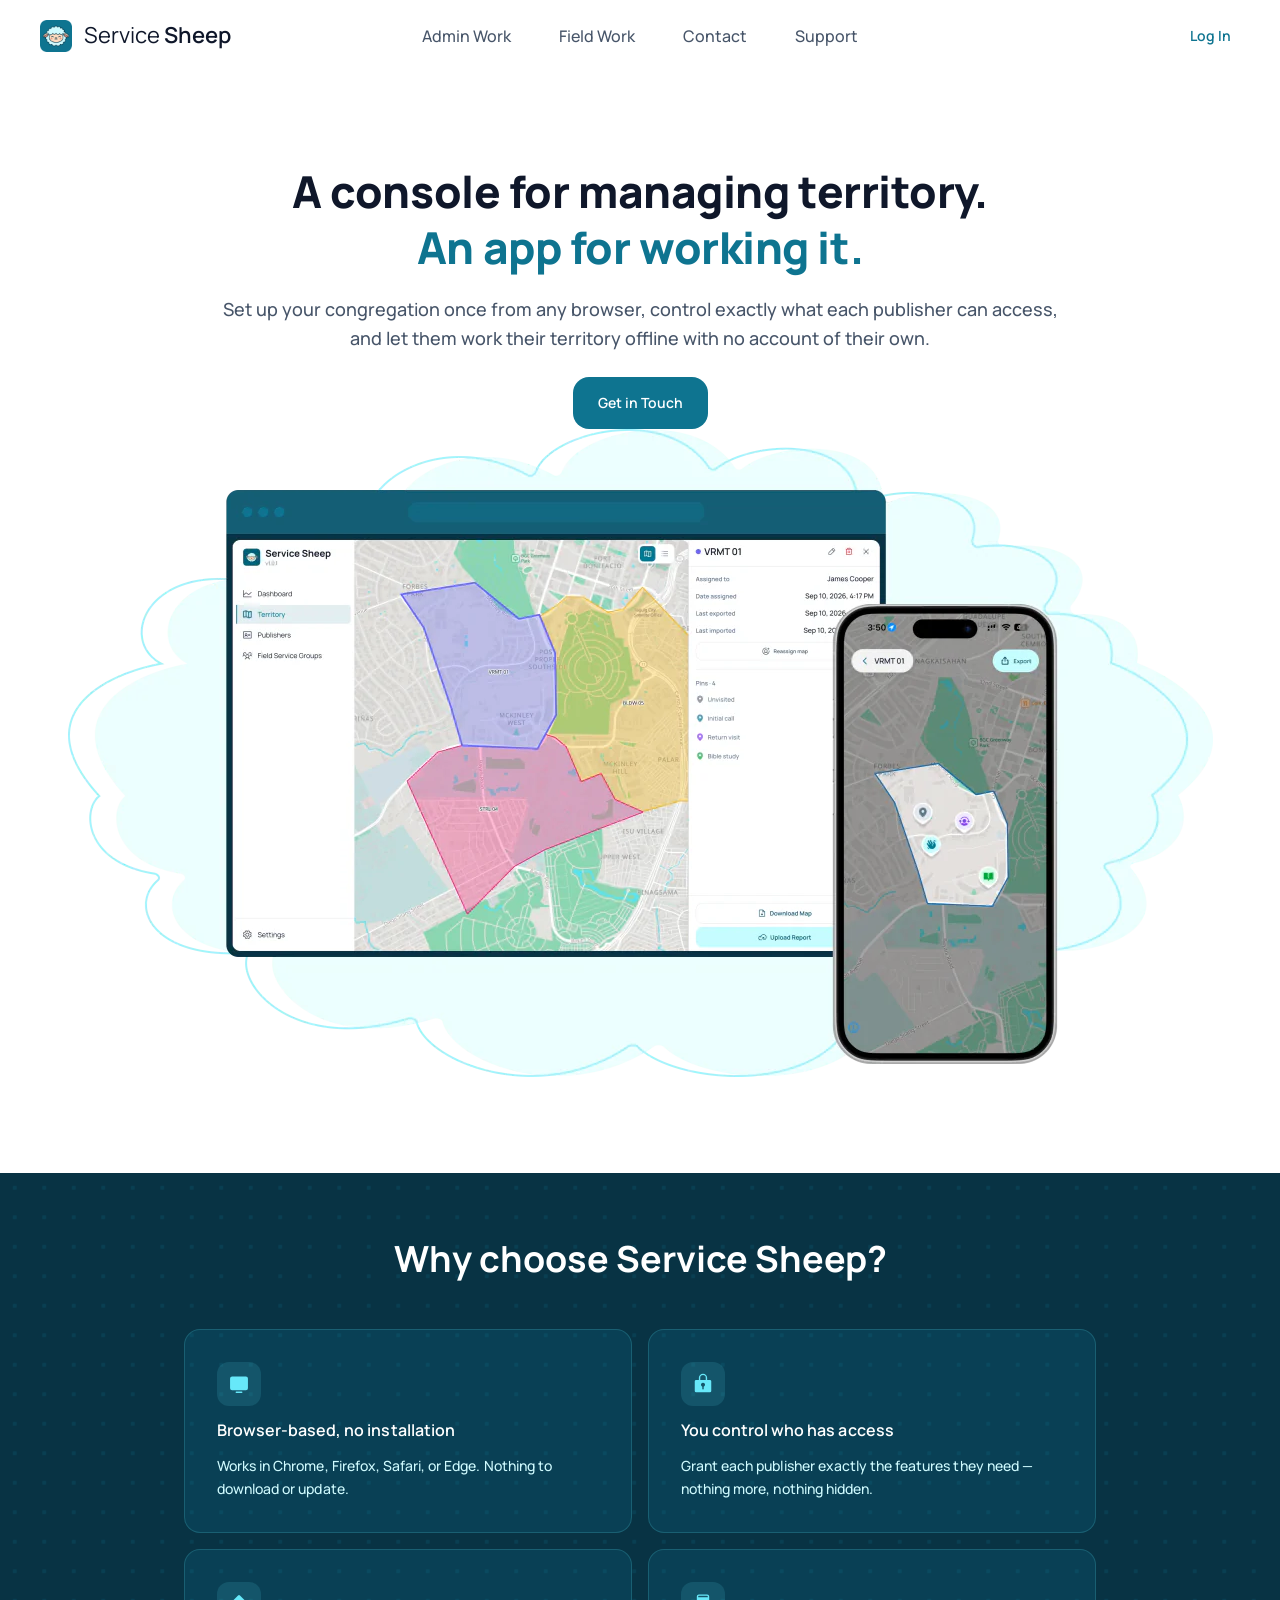
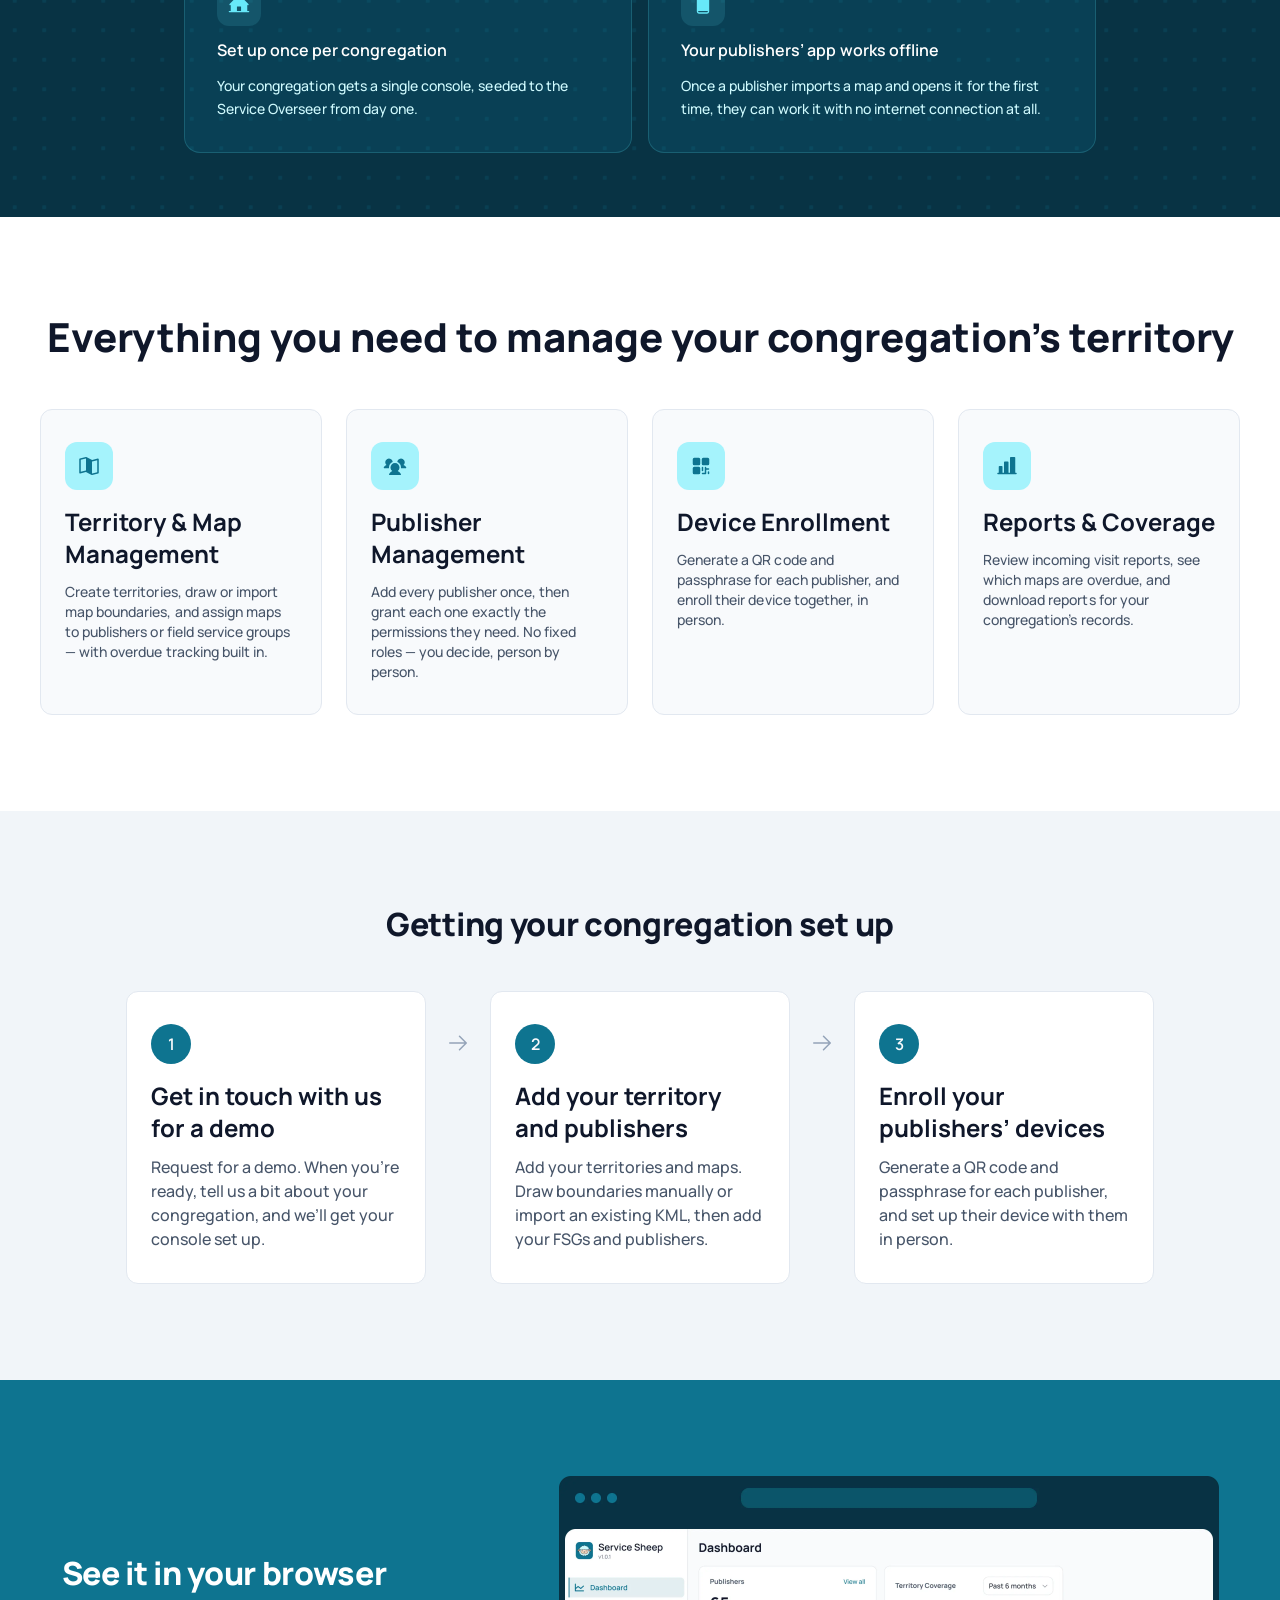
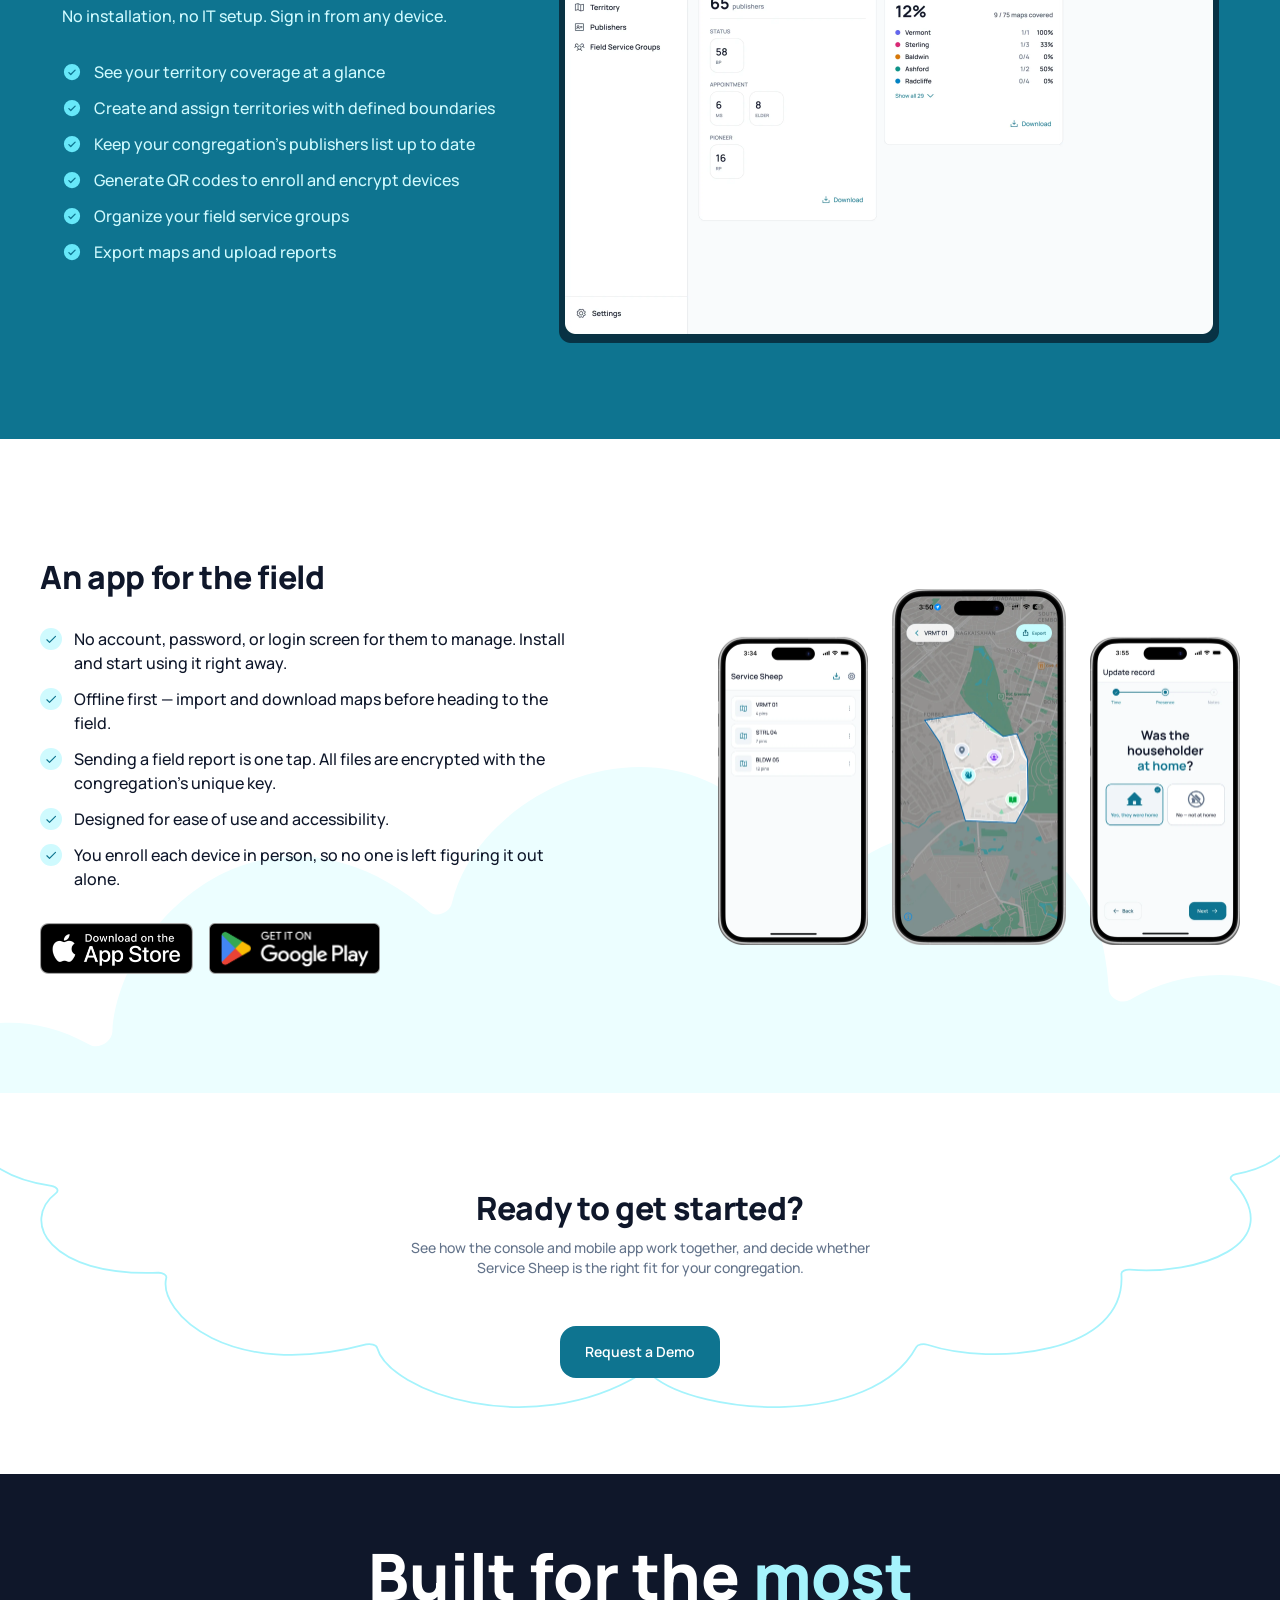
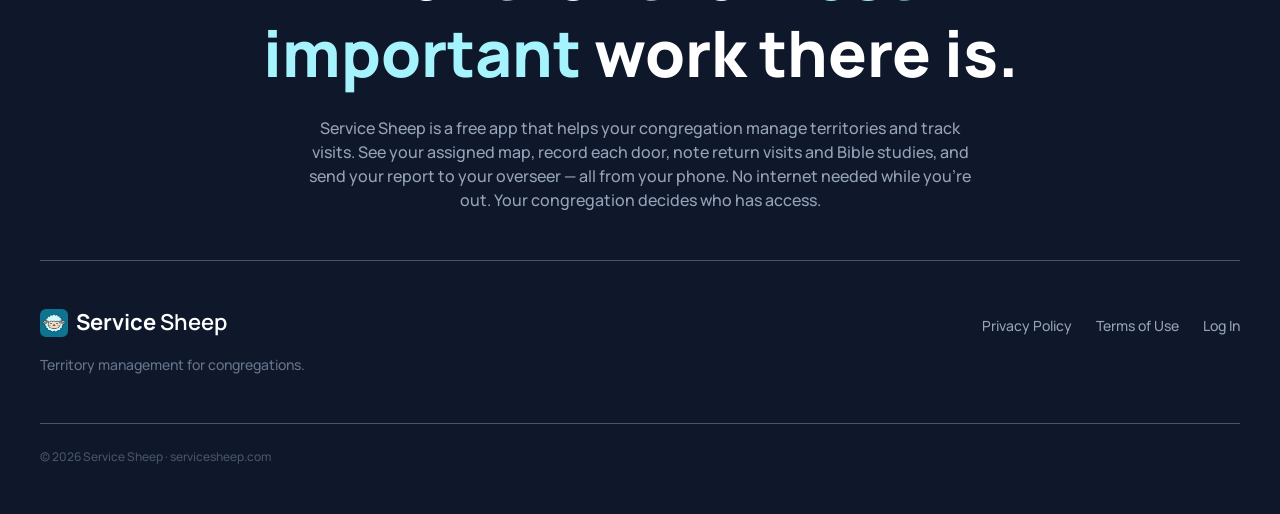
<file: index.html>
<!DOCTYPE html>
<html lang="en">
<head>
  <meta charset="utf-8">
  <meta name="viewport" content="width=device-width, initial-scale=1">
  <title>Service Sheep</title>
  <meta name="description" content="A web console for managing your congregation’s territory and a mobile app for working it offline. Set up once, and control what each publisher can access.">

  <meta property="og:type" content="website">
  <meta property="og:url" content="https://servicesheep.com/">
  <meta property="og:site_name" content="Service Sheep">
  <meta property="og:title" content="Service Sheep">
  <meta property="og:description" content="Territory management for congregations.">
  <meta property="og:image" content="https://servicesheep.com/assets/og-image.jpg">
  <meta property="og:image:width" content="1200">
  <meta property="og:image:height" content="630">
  <meta property="og:image:alt" content="Service Sheep">
  <meta name="twitter:card" content="summary_large_image">
  <meta name="twitter:title" content="Service Sheep">
  <meta name="twitter:description" content="Territory management for congregations.">
  <meta name="twitter:image" content="https://servicesheep.com/assets/og-image.jpg">

  <!-- Favicons / PWA -->
  <link rel="icon" type="image/png" href="/favicon-96x96.png" sizes="96x96">
  <link rel="icon" type="image/svg+xml" href="/favicon.svg">
  <link rel="shortcut icon" href="/favicon.ico">
  <link rel="apple-touch-icon" sizes="180x180" href="/apple-touch-icon.png">
  <link rel="manifest" href="/site.webmanifest">
  <meta name="apple-mobile-web-app-title" content="Service Sheep">
  <meta name="theme-color" content="#0e7490">

  <!-- Manrope — self-hosted (no external request, so the page never stalls on a blocked font server) -->
  <link rel="preload" href="/assets/fonts/manrope-latin.woff2" as="font" type="font/woff2" crossorigin>
  <link rel="stylesheet" href="/css/fonts.css">

  <!-- Above-the-fold hero image: start the download with the HTML, not after CSS.
       imagesrcset/imagesizes must mirror the <img> below, or the preload picks a
       different file than the img does and the browser downloads both. -->
  <link rel="preload" as="image" fetchpriority="high"
        href="/assets/hero-image-1145.webp"
        imagesrcset="/assets/hero-image-1145.webp 1145w, /assets/hero-image-2290.webp 2290w"
        imagesizes="(max-width: 639px) 100vw, (min-width: 1245px) 1145px, calc(100vw - 48px)">

  <!-- Design system -->
  <link rel="stylesheet" href="/css/tokens.css">
  <link rel="stylesheet" href="/css/base.css">
  <link rel="stylesheet" href="/css/components.css">
  <link rel="stylesheet" href="/css/site-header.css">
  <link rel="stylesheet" href="/css/site-footer.css">
  <link rel="stylesheet" href="/css/landing.css">

  <!-- Component registry (modules defer automatically) -->
  <script type="module" src="/js/main.js"></script>
  <!-- Mobile nav menu toggle -->
  <script type="module" src="/js/site-header.js"></script>
</head>
<body>
  <!-- ── Header ─────────────────────────────────────────────── -->
  <header class="site-header">
    <div class="container container--wide site-header__inner">
      <div class="site-header__brand">
        <!-- Mobile only (below 1024px) -->
        <button class="site-header__toggle" type="button" aria-expanded="false" aria-controls="site-nav" aria-label="Open menu">
          <svg class="site-header__toggle-icon site-header__toggle-icon--open" aria-hidden="true" viewBox="0 0 256 256" fill="currentColor"><path d="M224,128a8,8,0,0,1-8,8H40a8,8,0,0,1,0-16H216A8,8,0,0,1,224,128ZM40,72H216a8,8,0,0,0,0-16H40a8,8,0,0,0,0,16ZM216,184H40a8,8,0,0,0,0,16H216a8,8,0,0,0,0-16Z"/></svg>
          <svg class="site-header__toggle-icon site-header__toggle-icon--close" aria-hidden="true" viewBox="0 0 256 256" fill="currentColor"><path d="M205.66,194.34a8,8,0,0,1-11.32,11.32L128,139.31,61.66,205.66a8,8,0,0,1-11.32-11.32L116.69,128,50.34,61.66A8,8,0,0,1,61.66,50.34L128,116.69l66.34-66.35a8,8,0,0,1,11.32,11.32L139.31,128Z"/></svg>
        </button>

        <a class="wordmark" href="/">
          <span class="wordmark__mark">
            <img src="/favicon-96x96.png" alt="" width="32" height="32">
          </span>
          <span class="wordmark__text">Service <span class="wordmark__sheep">Sheep</span></span>
        </a>
      </div>

      <!-- One nav for both layouts: a centered row on desktop, a slide-down panel on mobile.
           Admin Work / Field Work jump to their showcase sections; Contact opens /contact; Support opens /support.
           Contact shows only on desktop (mobile has the Contact button in the bar);
           Log In shows only in the mobile menu (desktop has the Log In button). -->
      <nav id="site-nav" class="site-nav" aria-label="Main">
        <ul class="site-nav__list">
          <li><a class="site-nav__link" href="#admin-work"><span>Admin Work</span><svg class="site-nav__caret" aria-hidden="true" viewBox="0 0 256 256" fill="currentColor"><path d="M181.66,133.66l-80,80a8,8,0,0,1-11.32-11.32L164.69,128,90.34,53.66a8,8,0,0,1,11.32-11.32l80,80A8,8,0,0,1,181.66,133.66Z"/></svg></a></li>
          <li><a class="site-nav__link" href="#field-work"><span>Field Work</span><svg class="site-nav__caret" aria-hidden="true" viewBox="0 0 256 256" fill="currentColor"><path d="M181.66,133.66l-80,80a8,8,0,0,1-11.32-11.32L164.69,128,90.34,53.66a8,8,0,0,1,11.32-11.32l80,80A8,8,0,0,1,181.66,133.66Z"/></svg></a></li>
          <li class="site-nav__item--desktop"><a class="site-nav__link" href="/contact"><span>Contact</span><svg class="site-nav__caret" aria-hidden="true" viewBox="0 0 256 256" fill="currentColor"><path d="M181.66,133.66l-80,80a8,8,0,0,1-11.32-11.32L164.69,128,90.34,53.66a8,8,0,0,1,11.32-11.32l80,80A8,8,0,0,1,181.66,133.66Z"/></svg></a></li>
          <li><a class="site-nav__link" href="/support"><span>Support</span><svg class="site-nav__caret" aria-hidden="true" viewBox="0 0 256 256" fill="currentColor"><path d="M181.66,133.66l-80,80a8,8,0,0,1-11.32-11.32L164.69,128,90.34,53.66a8,8,0,0,1,11.32-11.32l80,80A8,8,0,0,1,181.66,133.66Z"/></svg></a></li>
          <li class="site-nav__item--mobile"><a class="site-nav__link" href="https://console.servicesheep.com" target="_blank" rel="noopener"><span>Log In</span><svg class="site-nav__caret" aria-hidden="true" viewBox="0 0 256 256" fill="currentColor"><path d="M181.66,133.66l-80,80a8,8,0,0,1-11.32-11.32L164.69,128,90.34,53.66a8,8,0,0,1,11.32-11.32l80,80A8,8,0,0,1,181.66,133.66Z"/></svg></a></li>
        </ul>
      </nav>

      <div class="site-header__login">
        <!-- Below 1024px: Contact (primary, small). From 1024px up: Log In (ghost, medium). -->
        <ui-button class="site-header__contact" href="/contact" size="small" data-label="Contact"></ui-button>
        <ui-button class="site-header__login-button" href="https://console.servicesheep.com" target="_blank" rel="noopener"
                   variant="text" data-label="Log In"></ui-button>
      </div>
    </div>

    <!-- Dims the page while the mobile menu is open; tapping it closes the menu -->
    <div class="site-header__scrim" aria-hidden="true"></div>
  </header>

  <main>
    <!-- ── Hero ─────────────────────────────────────────────── -->
    <section class="hero">
      <div class="container container--wide">
        <h1 class="hero__title">A console for managing territory.</h1>
        <h1 class="hero__title hero__title--brand">An app for working it.</h1>
        <p class="hero__caption">
          Set up your congregation once from any browser, control exactly what each publisher can access,<br class="hero__break">
          and let them work their territory offline with no account of their own.
        </p>
        <div class="hero__actions">
          <ui-button href="/contact" size="large" data-label="Get in Touch"></ui-button>
        </div>
        <!-- src is the 1x file (fallback); sizes tells the browser how wide the image
             actually renders at each breakpoint so it can pick the right one. -->
        <img class="hero__image" alt=""
             src="/assets/hero-image-1145.webp"
             srcset="/assets/hero-image-1145.webp 1145w, /assets/hero-image-2290.webp 2290w"
             sizes="(max-width: 639px) 100vw, (min-width: 1245px) 1145px, calc(100vw - 48px)"
             width="1145" height="648" fetchpriority="high" decoding="async">
      </div>
    </section>

    <!-- ── Benefits ─────────────────────────────────────────── -->
    <section class="benefits">
      <div class="container container--content">
        <h2 class="benefits__title">Why choose Service Sheep?</h2>
        <ul class="benefits__grid">
          <li class="benefit-card">
            <span class="benefit-card__icon">
              <!-- Phosphor monitor (fill weight) -->
              <svg aria-hidden="true" viewBox="0 0 256 256" fill="currentColor"><path d="M232,64V176a24,24,0,0,1-24,24H48a24,24,0,0,1-24-24V64A24,24,0,0,1,48,40H208A24,24,0,0,1,232,64ZM160,216H96a8,8,0,0,0,0,16h64a8,8,0,0,0,0-16Z"/></svg>
            </span>
            <h3 class="benefit-card__title">Browser-based, no installation</h3>
            <p class="benefit-card__text">Works in Chrome, Firefox, Safari, or Edge. Nothing to download or update.</p>
          </li>
          <li class="benefit-card">
            <span class="benefit-card__icon">
              <!-- Phosphor lock-key (fill weight) -->
              <svg aria-hidden="true" viewBox="0 0 256 256" fill="currentColor"><path d="M208,80H176V56a48,48,0,0,0-96,0V80H48A16,16,0,0,0,32,96V208a16,16,0,0,0,16,16H208a16,16,0,0,0,16-16V96A16,16,0,0,0,208,80Zm-72,78.63V184a8,8,0,0,1-16,0V158.63a24,24,0,1,1,16,0ZM160,80H96V56a32,32,0,0,1,64,0Z"/></svg>
            </span>
            <h3 class="benefit-card__title">You control who has access</h3>
            <p class="benefit-card__text">Grant each publisher exactly the features they need — nothing more, nothing hidden.</p>
          </li>
          <li class="benefit-card">
            <span class="benefit-card__icon">
              <!-- Phosphor house-line (fill weight) -->
              <svg aria-hidden="true" viewBox="0 0 256 256" fill="currentColor"><path d="M240,208H224V136l2.34,2.34A8,8,0,0,0,237.66,127L139.31,28.68a16,16,0,0,0-22.62,0L18.34,127a8,8,0,0,0,11.32,11.31L32,136v72H16a8,8,0,0,0,0,16H240a8,8,0,0,0,0-16Zm-88,0H104V160a4,4,0,0,1,4-4h40a4,4,0,0,1,4,4Z"/></svg>
            </span>
            <h3 class="benefit-card__title">Set up once per congregation</h3>
            <p class="benefit-card__text">Your congregation gets a single console, seeded to the Service Overseer from day one.</p>
          </li>
          <li class="benefit-card">
            <span class="benefit-card__icon">
              <!-- Phosphor device-mobile (fill weight) -->
              <svg aria-hidden="true" viewBox="0 0 256 256" fill="currentColor"><path d="M176,16H80A24,24,0,0,0,56,40V216a24,24,0,0,0,24,24h96a24,24,0,0,0,24-24V40A24,24,0,0,0,176,16ZM80,32h96a8,8,0,0,1,8,8v8H72V40A8,8,0,0,1,80,32Zm96,192H80a8,8,0,0,1-8-8v-8H184v8A8,8,0,0,1,176,224Z"/></svg>
            </span>
            <h3 class="benefit-card__title">Your publishers’ app works offline</h3>
            <p class="benefit-card__text">Once a publisher imports a map and opens it for the first time, they can work it with no internet connection at all.</p>
          </li>
        </ul>
      </div>
    </section>

    <!-- ── Features ─────────────────────────────────── -->
    <section class="features">
      <div class="container container--wide">
        <h2 class="features__title">Everything you need to manage your congregation’s territory</h2>
        <ul class="features__grid">
          <li class="feature-card">
            <span class="feature-card__icon">
              <!-- Phosphor map-trifold (fill weight) -->
              <svg aria-hidden="true" viewBox="0 0 256 256" fill="currentColor"><path d="M228.92,49.69a8,8,0,0,0-6.86-1.45L160.93,63.52,99.58,32.84a8,8,0,0,0-5.52-.6l-64,16A8,8,0,0,0,24,56V200a8,8,0,0,0,9.94,7.76l61.13-15.28,61.35,30.68A8.15,8.15,0,0,0,160,224a8,8,0,0,0,1.94-.24l64-16A8,8,0,0,0,232,200V56A8,8,0,0,0,228.92,49.69ZM96,176a8,8,0,0,0-1.94.24L40,189.75V62.25L95.07,48.48l.93.46Zm120,17.75-55.07,13.77-.93-.46V80a8,8,0,0,0,1.94-.23L216,66.25Z"/></svg>
            </span>
            <h3 class="feature-card__title">Territory &amp; Map Management</h3>
            <p class="feature-card__text">Create territories, draw or import map boundaries, and assign maps to publishers or field service groups — with overdue tracking built in.</p>
          </li>
          <li class="feature-card">
            <span class="feature-card__icon">
              <!-- Phosphor users-three (fill weight) -->
              <svg aria-hidden="true" viewBox="0 0 256 256" fill="currentColor"><path d="M64.12,147.8a4,4,0,0,1-4,4.2H16a8,8,0,0,1-7.8-6.17,8.35,8.35,0,0,1,1.62-6.93A67.79,67.79,0,0,1,37,117.51a40,40,0,1,1,66.46-35.8,3.94,3.94,0,0,1-2.27,4.18A64.08,64.08,0,0,0,64,144C64,145.28,64,146.54,64.12,147.8Zm182-8.91A67.76,67.76,0,0,0,219,117.51a40,40,0,1,0-66.46-35.8,3.94,3.94,0,0,0,2.27,4.18A64.08,64.08,0,0,1,192,144c0,1.28,0,2.54-.12,3.8a4,4,0,0,0,4,4.2H240a8,8,0,0,0,7.8-6.17A8.33,8.33,0,0,0,246.17,138.89Zm-89,43.18a48,48,0,1,0-58.37,0A72.13,72.13,0,0,0,65.07,212,8,8,0,0,0,72,224H184a8,8,0,0,0,6.93-12A72.15,72.15,0,0,0,157.19,182.07Z"/></svg>
            </span>
            <h3 class="feature-card__title">Publisher Management</h3>
            <p class="feature-card__text">Add every publisher once, then grant each one exactly the permissions they need. No fixed roles — you decide, person by person.</p>
          </li>
          <li class="feature-card">
            <span class="feature-card__icon">
              <!-- Phosphor qr-code (fill weight) -->
              <svg aria-hidden="true" viewBox="0 0 256 256" fill="currentColor"><path d="M120,56v48a16,16,0,0,1-16,16H56a16,16,0,0,1-16-16V56A16,16,0,0,1,56,40h48A16,16,0,0,1,120,56Zm-16,80H56a16,16,0,0,0-16,16v48a16,16,0,0,0,16,16h48a16,16,0,0,0,16-16V152A16,16,0,0,0,104,136Zm96-96H152a16,16,0,0,0-16,16v48a16,16,0,0,0,16,16h48a16,16,0,0,0,16-16V56A16,16,0,0,0,200,40ZM144,184a8,8,0,0,0,8-8V144a8,8,0,0,0-16,0v32A8,8,0,0,0,144,184Zm64-32H184v-8a8,8,0,0,0-16,0v56H144a8,8,0,0,0,0,16h32a8,8,0,0,0,8-8V168h24a8,8,0,0,0,0-16Zm0,32a8,8,0,0,0-8,8v16a8,8,0,0,0,16,0V192A8,8,0,0,0,208,184Z"/></svg>
            </span>
            <h3 class="feature-card__title">Device Enrollment</h3>
            <p class="feature-card__text">Generate a QR code and passphrase for each publisher, and enroll their device together, in person.</p>
          </li>
          <li class="feature-card">
            <span class="feature-card__icon">
              <!-- Phosphor chart-bar (fill weight) -->
              <svg aria-hidden="true" viewBox="0 0 256 256" fill="currentColor"><path d="M232,208a8,8,0,0,1-8,8H32a8,8,0,0,1,0-16h8V136a8,8,0,0,1,8-8H72a8,8,0,0,1,8,8v64H96V88a8,8,0,0,1,8-8h32a8,8,0,0,1,8,8V200h16V40a8,8,0,0,1,8-8h40a8,8,0,0,1,8,8V200h8A8,8,0,0,1,232,208Z"/></svg>
            </span>
            <h3 class="feature-card__title">Reports &amp; Coverage</h3>
            <p class="feature-card__text">Review incoming visit reports, see which maps are overdue, and download reports for your congregation’s records.</p>
          </li>
        </ul>
      </div>
    </section>

    <!-- ── Onboarding ───────────────────────────────── -->
    <section class="onboarding">
      <div class="container container--wide">
        <h2 class="onboarding__title">Getting your congregation set up</h2>
        <ol class="onboarding__steps">
          <li class="onboarding__step">
            <article class="step-card">
              <span class="step-card__badge" aria-hidden="true">1</span>
              <h3 class="step-card__title">Get in touch with us for a demo</h3>
              <p class="step-card__text">Request for a demo. When you're ready, tell us a bit about your congregation, and we’ll get your console set up.</p>
            </article>
          </li>
          <li class="onboarding__step">
            <span class="onboarding__arrow" aria-hidden="true">
              <!-- Phosphor arrow-right (row) / arrow-down (column) — CSS shows one -->
              <svg class="onboarding__arrow-right" viewBox="0 0 256 256" fill="currentColor"><path d="M221.66,133.66l-72,72a8,8,0,0,1-11.32-11.32L196.69,136H40a8,8,0,0,1,0-16H196.69L138.34,61.66a8,8,0,0,1,11.32-11.32l72,72A8,8,0,0,1,221.66,133.66Z"/></svg>
              <svg class="onboarding__arrow-down" viewBox="0 0 256 256" fill="currentColor"><path d="M205.66,149.66l-72,72a8,8,0,0,1-11.32,0l-72-72a8,8,0,0,1,11.32-11.32L120,196.69V40a8,8,0,0,1,16,0V196.69l58.34-58.35a8,8,0,0,1,11.32,11.32Z"/></svg>
            </span>
            <article class="step-card">
              <span class="step-card__badge" aria-hidden="true">2</span>
              <h3 class="step-card__title">Add your territory and publishers</h3>
              <p class="step-card__text">Add your territories and maps. Draw boundaries manually or import an existing KML, then add your FSGs and publishers.</p>
            </article>
          </li>
          <li class="onboarding__step">
            <span class="onboarding__arrow" aria-hidden="true">
              <!-- Phosphor arrow-right (row) / arrow-down (column) — CSS shows one -->
              <svg class="onboarding__arrow-right" viewBox="0 0 256 256" fill="currentColor"><path d="M221.66,133.66l-72,72a8,8,0,0,1-11.32-11.32L196.69,136H40a8,8,0,0,1,0-16H196.69L138.34,61.66a8,8,0,0,1,11.32-11.32l72,72A8,8,0,0,1,221.66,133.66Z"/></svg>
              <svg class="onboarding__arrow-down" viewBox="0 0 256 256" fill="currentColor"><path d="M205.66,149.66l-72,72a8,8,0,0,1-11.32,0l-72-72a8,8,0,0,1,11.32-11.32L120,196.69V40a8,8,0,0,1,16,0V196.69l58.34-58.35a8,8,0,0,1,11.32,11.32Z"/></svg>
            </span>
            <article class="step-card">
              <span class="step-card__badge" aria-hidden="true">3</span>
              <h3 class="step-card__title">Enroll your publishers’ devices</h3>
              <p class="step-card__text">Generate a QR code and passphrase for each publisher, and set up their device with them in person.</p>
            </article>
          </li>
        </ol>
      </div>
    </section>

    <!-- ── Console showcase ─────────────────────────────── -->
    <section class="console-showcase" id="admin-work">
      <div class="container container--wide console-showcase__inner">
        <div class="console-showcase__copy">
          <h2 class="console-showcase__title">See it in your browser</h2>
          <p class="console-showcase__caption">No installation, no IT setup. Sign in from any device.</p>
          <ul class="console-showcase__list">
            <li class="console-showcase__item">
              <!-- Phosphor check-circle (fill weight) -->
              <svg class="console-showcase__check" aria-hidden="true" viewBox="0 0 256 256" fill="currentColor"><path d="M128,24A104,104,0,1,0,232,128,104.11,104.11,0,0,0,128,24Zm45.66,85.66-56,56a8,8,0,0,1-11.32,0l-24-24a8,8,0,0,1,11.32-11.32L112,148.69l50.34-50.35a8,8,0,0,1,11.32,11.32Z"/></svg>
              <span>See your territory coverage at a glance</span>
            </li>
            <li class="console-showcase__item">
              <svg class="console-showcase__check" aria-hidden="true" viewBox="0 0 256 256" fill="currentColor"><path d="M128,24A104,104,0,1,0,232,128,104.11,104.11,0,0,0,128,24Zm45.66,85.66-56,56a8,8,0,0,1-11.32,0l-24-24a8,8,0,0,1,11.32-11.32L112,148.69l50.34-50.35a8,8,0,0,1,11.32,11.32Z"/></svg>
              <span>Create and assign territories with defined boundaries</span>
            </li>
            <li class="console-showcase__item">
              <svg class="console-showcase__check" aria-hidden="true" viewBox="0 0 256 256" fill="currentColor"><path d="M128,24A104,104,0,1,0,232,128,104.11,104.11,0,0,0,128,24Zm45.66,85.66-56,56a8,8,0,0,1-11.32,0l-24-24a8,8,0,0,1,11.32-11.32L112,148.69l50.34-50.35a8,8,0,0,1,11.32,11.32Z"/></svg>
              <span>Keep your congregation’s publishers list up to date</span>
            </li>
            <li class="console-showcase__item">
              <svg class="console-showcase__check" aria-hidden="true" viewBox="0 0 256 256" fill="currentColor"><path d="M128,24A104,104,0,1,0,232,128,104.11,104.11,0,0,0,128,24Zm45.66,85.66-56,56a8,8,0,0,1-11.32,0l-24-24a8,8,0,0,1,11.32-11.32L112,148.69l50.34-50.35a8,8,0,0,1,11.32,11.32Z"/></svg>
              <span>Generate QR codes to enroll and encrypt devices</span>
            </li>
            <li class="console-showcase__item">
              <svg class="console-showcase__check" aria-hidden="true" viewBox="0 0 256 256" fill="currentColor"><path d="M128,24A104,104,0,1,0,232,128,104.11,104.11,0,0,0,128,24Zm45.66,85.66-56,56a8,8,0,0,1-11.32,0l-24-24a8,8,0,0,1,11.32-11.32L112,148.69l50.34-50.35a8,8,0,0,1,11.32,11.32Z"/></svg>
              <span>Organize your field service groups</span>
            </li>
            <li class="console-showcase__item">
              <svg class="console-showcase__check" aria-hidden="true" viewBox="0 0 256 256" fill="currentColor"><path d="M128,24A104,104,0,1,0,232,128,104.11,104.11,0,0,0,128,24Zm45.66,85.66-56,56a8,8,0,0,1-11.32,0l-24-24a8,8,0,0,1,11.32-11.32L112,148.69l50.34-50.35a8,8,0,0,1,11.32,11.32Z"/></svg>
              <span>Export maps and upload reports</span>
            </li>
          </ul>
        </div>
        <!-- One 2640px-wide file (47 KB) covers every screen density, so no srcset.
             Below the fold, so it's lazy-loaded. -->
        <img class="console-showcase__image" alt="The Service Sheep web console"
             src="/assets/console-feature-img.webp"
             width="660" height="467" loading="lazy" decoding="async">
      </div>
    </section>

    <!-- ── Mobile showcase ──────────────────────────────── -->
    <section class="mobile-showcase" id="field-work">
      <div class="container container--wide mobile-showcase__inner">
        <div class="mobile-showcase__copy">
          <h2 class="mobile-showcase__title">An app for the field</h2>
          <ul class="mobile-showcase__list">
            <li class="mobile-showcase__item">
              <!-- Phosphor check (bold weight) inside an accent circle -->
              <span class="mobile-showcase__check" aria-hidden="true"><svg viewBox="0 0 256 256" fill="currentColor"><path d="M232.49,80.49l-128,128a12,12,0,0,1-17,0l-56-56a12,12,0,1,1,17-17L96,183,215.51,63.51a12,12,0,0,1,17,17Z"/></svg></span>
              <span>No account, password, or login screen for them to manage. Install and start using it right away.</span>
            </li>
            <li class="mobile-showcase__item">
              <span class="mobile-showcase__check" aria-hidden="true"><svg viewBox="0 0 256 256" fill="currentColor"><path d="M232.49,80.49l-128,128a12,12,0,0,1-17,0l-56-56a12,12,0,1,1,17-17L96,183,215.51,63.51a12,12,0,0,1,17,17Z"/></svg></span>
              <span>Offline first — import and download maps before heading to the field.</span>
            </li>
            <li class="mobile-showcase__item">
              <span class="mobile-showcase__check" aria-hidden="true"><svg viewBox="0 0 256 256" fill="currentColor"><path d="M232.49,80.49l-128,128a12,12,0,0,1-17,0l-56-56a12,12,0,1,1,17-17L96,183,215.51,63.51a12,12,0,0,1,17,17Z"/></svg></span>
              <span>Sending a field report is one tap. All files are encrypted with the congregation’s unique key.</span>
            </li>
            <li class="mobile-showcase__item">
              <span class="mobile-showcase__check" aria-hidden="true"><svg viewBox="0 0 256 256" fill="currentColor"><path d="M232.49,80.49l-128,128a12,12,0,0,1-17,0l-56-56a12,12,0,1,1,17-17L96,183,215.51,63.51a12,12,0,0,1,17,17Z"/></svg></span>
              <span>Designed for ease of use and accessibility.</span>
            </li>
            <li class="mobile-showcase__item">
              <span class="mobile-showcase__check" aria-hidden="true"><svg viewBox="0 0 256 256" fill="currentColor"><path d="M232.49,80.49l-128,128a12,12,0,0,1-17,0l-56-56a12,12,0,1,1,17-17L96,183,215.51,63.51a12,12,0,0,1,17,17Z"/></svg></span>
              <span>You enroll each device in person, so no one is left figuring it out alone.</span>
            </li>
          </ul>
          <div class="mobile-showcase__stores">
            <a class="mobile-showcase__store" href="https://apps.apple.com/ph/app/service-sheep/id6783569922" target="_blank" rel="noopener">
              <img alt="Download on the App Store" src="/assets/app-store-download-badge.webp"
                   width="153" height="51" loading="lazy" decoding="async">
            </a>
            <a class="mobile-showcase__store" href="https://play.google.com/store/apps/details?id=com.servicesheep.app" target="_blank" rel="noopener">
              <img alt="Get it on Google Play" src="/assets/google-play-download-badge.webp"
                   width="171" height="51" loading="lazy" decoding="async">
            </a>
          </div>
        </div>
        <!-- One 2088px-wide file (109 KB, 4× the 522px display width) covers every
             screen density, so no srcset. Below the fold, so it's lazy-loaded. -->
        <img class="mobile-showcase__image" alt="The Service Sheep mobile app"
             src="/assets/mobile-feature-img.webp"
             width="522" height="357" loading="lazy" decoding="async">
      </div>
    </section>

    <!-- ── CTA ──────────────────────────────────────────────── -->
    <section class="cta">
      <div class="container cta__inner">
        <h2 class="cta__title">Ready to get started?</h2>
        <p class="cta__caption">See how the console and mobile app work together, and decide whether Service Sheep is the right fit for your congregation.</p>
        <div class="cta__actions">
          <ui-button href="/contact" size="large" data-label="Request a Demo"></ui-button>
        </div>
      </div>
    </section>
  </main>

  <!-- ── Footer ───────────────────────────────────────────── -->
  <footer class="site-footer">
    <div class="container container--wide">
      <h2 class="site-footer__title">Built for the <span class="site-footer__title-accent">most important</span> work there is.</h2>
      <p class="site-footer__caption">Service Sheep is a free app that helps your congregation manage territories and track visits. See your assigned map, record each door, note return visits and Bible studies, and send your report to your overseer — all from your phone. No internet needed while you're out. Your congregation decides who has access.</p>

      <hr class="site-footer__divider">

      <div class="site-footer__bottom">
        <div class="site-footer__brand">
          <a class="site-footer__logo" href="/">
            <img src="/favicon-96x96.png" alt="" width="28" height="28" loading="lazy" decoding="async">
            <span class="site-footer__logo-text">Service <span class="site-footer__logo-sheep">Sheep</span></span>
          </a>
          <p class="site-footer__tagline">Territory management for congregations.</p>
        </div>
        <nav class="site-footer__nav" aria-label="Footer">
          <ul class="site-footer__links">
            <li><a href="/privacy">Privacy Policy</a></li>
            <li><a href="/terms-of-use">Terms of Use</a></li>
            <li><a href="https://console.servicesheep.com" target="_blank" rel="noopener">Log In</a></li>
          </ul>
        </nav>
      </div>

      <hr class="site-footer__divider site-footer__divider--bottom">
      <p class="site-footer__copyright">© 2026 Service Sheep · servicesheep.com</p>
    </div>
  </footer>
</body>
</html>
</file>
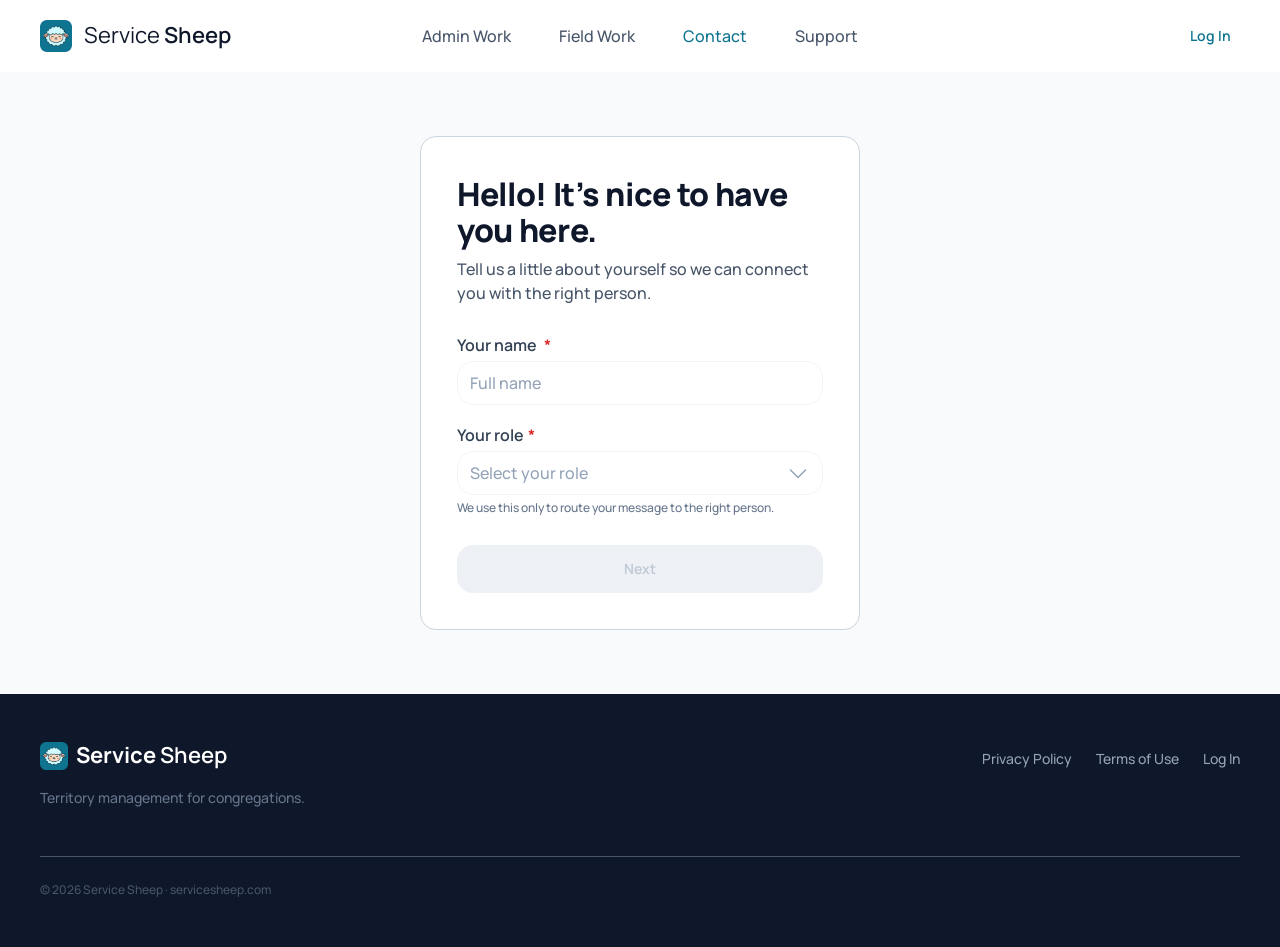
<file: contact/index.html>
<!DOCTYPE html>
<html lang="en">
<head>
  <meta charset="utf-8">
  <meta name="viewport" content="width=device-width, initial-scale=1">
  <title>Contact — Service Sheep</title>
  <meta name="description" content="Get in touch with the Service Sheep team.">

  <!-- Favicons / PWA -->
  <link rel="icon" type="image/png" href="/favicon-96x96.png" sizes="96x96">
  <link rel="icon" type="image/svg+xml" href="/favicon.svg">
  <link rel="shortcut icon" href="/favicon.ico">
  <link rel="apple-touch-icon" sizes="180x180" href="/apple-touch-icon.png">
  <link rel="manifest" href="/site.webmanifest">
  <meta name="apple-mobile-web-app-title" content="Service Sheep">
  <meta name="theme-color" content="#0e7490">

  <!-- Manrope — self-hosted (no external request, so the page never stalls on a blocked font server) -->
  <link rel="preload" href="/assets/fonts/manrope-latin.woff2" as="font" type="font/woff2" crossorigin>
  <link rel="stylesheet" href="/css/fonts.css">

  <!-- Design system -->
  <link rel="stylesheet" href="/css/tokens.css">
  <link rel="stylesheet" href="/css/base.css">
  <link rel="stylesheet" href="/css/components.css">
  <link rel="stylesheet" href="/css/site-header.css">
  <link rel="stylesheet" href="/css/site-footer.css">
  <link rel="stylesheet" href="/css/contact.css">

  <!-- Component registry (modules defer automatically) -->
  <script type="module" src="/js/main.js"></script>
  <!-- Mobile nav menu toggle -->
  <script type="module" src="/js/site-header.js"></script>
  <!-- Step switching, field checks, and sending the request (EmailJS) -->
  <script type="module" src="/js/contact.js"></script>
  <!-- Invisible reCAPTCHA v2 — js/contact.js renders it (badge bottom-right) once this loads -->
  <script src="https://www.google.com/recaptcha/api.js?onload=onRecaptchaLoad&amp;render=explicit" async defer></script>
</head>
<body>
  <!-- ── Header ─────────────────────────────────────────────── -->
  <header class="site-header">
    <div class="container container--wide site-header__inner">
      <div class="site-header__brand">
        <!-- Mobile only (below 1024px) -->
        <button class="site-header__toggle" type="button" aria-expanded="false" aria-controls="site-nav" aria-label="Open menu">
          <svg class="site-header__toggle-icon site-header__toggle-icon--open" aria-hidden="true" viewBox="0 0 256 256" fill="currentColor"><path d="M224,128a8,8,0,0,1-8,8H40a8,8,0,0,1,0-16H216A8,8,0,0,1,224,128ZM40,72H216a8,8,0,0,0,0-16H40a8,8,0,0,0,0,16ZM216,184H40a8,8,0,0,0,0,16H216a8,8,0,0,0,0-16Z"/></svg>
          <svg class="site-header__toggle-icon site-header__toggle-icon--close" aria-hidden="true" viewBox="0 0 256 256" fill="currentColor"><path d="M205.66,194.34a8,8,0,0,1-11.32,11.32L128,139.31,61.66,205.66a8,8,0,0,1-11.32-11.32L116.69,128,50.34,61.66A8,8,0,0,1,61.66,50.34L128,116.69l66.34-66.35a8,8,0,0,1,11.32,11.32L139.31,128Z"/></svg>
        </button>

        <a class="wordmark" href="/">
          <span class="wordmark__mark">
            <img src="/favicon-96x96.png" alt="" width="32" height="32">
          </span>
          <span class="wordmark__text">Service <span class="wordmark__sheep">Sheep</span></span>
        </a>
      </div>

      <!-- One nav for both layouts: a centered row on desktop, a slide-down panel on mobile.
           Admin Work / Field Work jump to the home page's showcase sections; Contact is this page; Support opens /support.
           Contact shows only on desktop (mobile has the Contact button in the bar);
           Log In shows only in the mobile menu (desktop has the Log In button). -->
      <nav id="site-nav" class="site-nav" aria-label="Main">
        <ul class="site-nav__list">
          <li><a class="site-nav__link" href="/#admin-work"><span>Admin Work</span><svg class="site-nav__caret" aria-hidden="true" viewBox="0 0 256 256" fill="currentColor"><path d="M181.66,133.66l-80,80a8,8,0,0,1-11.32-11.32L164.69,128,90.34,53.66a8,8,0,0,1,11.32-11.32l80,80A8,8,0,0,1,181.66,133.66Z"/></svg></a></li>
          <li><a class="site-nav__link" href="/#field-work"><span>Field Work</span><svg class="site-nav__caret" aria-hidden="true" viewBox="0 0 256 256" fill="currentColor"><path d="M181.66,133.66l-80,80a8,8,0,0,1-11.32-11.32L164.69,128,90.34,53.66a8,8,0,0,1,11.32-11.32l80,80A8,8,0,0,1,181.66,133.66Z"/></svg></a></li>
          <li class="site-nav__item--desktop"><a class="site-nav__link site-nav__link--active" href="/contact" aria-current="page"><span>Contact</span><svg class="site-nav__caret" aria-hidden="true" viewBox="0 0 256 256" fill="currentColor"><path d="M181.66,133.66l-80,80a8,8,0,0,1-11.32-11.32L164.69,128,90.34,53.66a8,8,0,0,1,11.32-11.32l80,80A8,8,0,0,1,181.66,133.66Z"/></svg></a></li>
          <li><a class="site-nav__link" href="/support"><span>Support</span><svg class="site-nav__caret" aria-hidden="true" viewBox="0 0 256 256" fill="currentColor"><path d="M181.66,133.66l-80,80a8,8,0,0,1-11.32-11.32L164.69,128,90.34,53.66a8,8,0,0,1,11.32-11.32l80,80A8,8,0,0,1,181.66,133.66Z"/></svg></a></li>
          <li class="site-nav__item--mobile"><a class="site-nav__link" href="https://console.servicesheep.com" target="_blank" rel="noopener"><span>Log In</span><svg class="site-nav__caret" aria-hidden="true" viewBox="0 0 256 256" fill="currentColor"><path d="M181.66,133.66l-80,80a8,8,0,0,1-11.32-11.32L164.69,128,90.34,53.66a8,8,0,0,1,11.32-11.32l80,80A8,8,0,0,1,181.66,133.66Z"/></svg></a></li>
        </ul>
      </nav>

      <div class="site-header__login">
        <!-- Below 1024px: Contact (primary, small). From 1024px up: Log In (ghost, medium). -->
        <ui-button class="site-header__contact" href="/contact" size="small" data-label="Contact"></ui-button>
        <ui-button class="site-header__login-button" href="https://console.servicesheep.com" target="_blank" rel="noopener"
                   variant="text" data-label="Log In"></ui-button>
      </div>
    </div>

    <!-- Dims the page while the mobile menu is open; tapping it closes the menu -->
    <div class="site-header__scrim" aria-hidden="true"></div>
  </header>

  <main class="contact">
    <div class="container contact__inner">
      <form class="contact-card" id="contact-form" novalidate>
        <!-- Step progress: shown on steps 2 and 3 only. js/contact.js sets each
             step's data-state (completed / current / upcoming). -->
        <ol class="stepper" aria-label="Progress" hidden>
          <li class="stepper__step" data-state="completed">
            <span class="stepper__node">
              <span class="stepper__marker">
                <svg aria-hidden="true" viewBox="0 0 256 256" fill="currentColor"><path d="M232.49,80.49l-128,128a12,12,0,0,1-17,0l-56-56a12,12,0,1,1,17-17L96,183,215.51,63.51a12,12,0,0,1,17,17Z"/></svg>
              </span>
              <span class="stepper__label">Your role<span class="stepper__status visually-hidden"></span></span>
            </span>
          </li>
          <li class="stepper__step" data-state="current">
            <span class="stepper__node">
              <span class="stepper__marker">
                <svg aria-hidden="true" viewBox="0 0 256 256" fill="currentColor"><path d="M232.49,80.49l-128,128a12,12,0,0,1-17,0l-56-56a12,12,0,1,1,17-17L96,183,215.51,63.51a12,12,0,0,1,17,17Z"/></svg>
              </span>
              <span class="stepper__label">Congregation<span class="stepper__status visually-hidden"></span></span>
            </span>
          </li>
          <li class="stepper__step" data-state="upcoming">
            <span class="stepper__node">
              <span class="stepper__marker">
                <svg aria-hidden="true" viewBox="0 0 256 256" fill="currentColor"><path d="M232.49,80.49l-128,128a12,12,0,0,1-17,0l-56-56a12,12,0,1,1,17-17L96,183,215.51,63.51a12,12,0,0,1,17,17Z"/></svg>
              </span>
              <span class="stepper__label">Contact<span class="stepper__status visually-hidden"></span></span>
            </span>
          </li>
        </ol>

        <!-- Step 1: name + role -->
        <div class="contact-step" data-step="1">
          <div class="contact-card__header">
            <h1 class="contact-card__title" tabindex="-1">Hello! It’s nice to have you here.</h1>
            <p class="contact-card__lead">Tell us a little about yourself so we can connect you with the right person.</p>
          </div>

          <div class="contact-card__fields">
            <ui-text-field name="name" label="Your name" placeholder="Full name"
                           maxlength="80" autocomplete="name" required></ui-text-field>

            <ui-select name="role" label="Your role" placeholder="Select your role" required
                       helper-text="We use this only to route your message to the right person.">
              <option value="service-overseer">Service Overseer</option>
              <option value="elder">Elder</option>
              <option value="pioneer">Pioneer</option>
              <option value="publisher">Publisher</option>
              <option value="other">Other</option>
            </ui-select>
          </div>

          <ui-button class="contact-card__next" type="button" full-width disabled data-action="next" data-label="Next"></ui-button>
        </div>

        <!-- Not a Service Overseer: steps 2–3 are skipped for this. js/contact.js
             fills in the name and the role sentence. -->
        <div class="contact-step" data-step="redirect" hidden>
          <span class="contact-card__icon">
            <svg aria-hidden="true" viewBox="0 0 256 256" fill="currentColor"><path d="M253.88,108.11l-25.53-51a20,20,0,0,0-26.83-9L178.34,59.7,131.7,44.58a12.14,12.14,0,0,0-7.4,0L77.66,59.7,54.48,48.11a20,20,0,0,0-26.83,9L2.12,108.11a20,20,0,0,0,9,26.83l26.67,13.34,51.18,37.41A12.15,12.15,0,0,0,93,187.62l62,16a12.27,12.27,0,0,0,3,.38,12,12,0,0,0,8.48-3.52l52.62-52.62,25.83-12.92a20,20,0,0,0,8.95-26.83Zm-58.12,29.15-27.52-26a12,12,0,0,0-16.76.26c-9.66,9.74-25.06,16.81-40.81,9.55l38.19-37h22.72l25.81,51.63ZM47.32,71.37,60.59,78l-22,43.9-13.27-6.63Zm107,107.3L101.23,165l-42-30.66L85.17,82.5,128,68.61l1.69.55L90,107.68l-.13.12a20,20,0,0,0,3.4,31c20.95,13.39,46,12.07,66.33-2.73l19.2,18.15Zm63-56.77-22-43.9,13.27-6.63,21.95,43.9ZM118.55,219a12,12,0,0,1-14.62,8.62l-26.6-6.87a12,12,0,0,1-4.08-1.93L48.92,201a12,12,0,0,1,14.16-19.37l22.47,16.42,24.38,6.29A12,12,0,0,1,118.55,219Z"/></svg>
          </span>
          <div class="contact-card__header">
            <h1 class="contact-card__title" tabindex="-1">Thanks, <span data-fill="name"></span>.</h1>
            <p class="contact-card__lead"><span data-fill="role-sentence">Your Service Overseer is best placed to help set up your congregation.</span><br>We’d recommend reaching out to them directly.</p>
          </div>

          <ui-button class="contact-card__done" href="/" full-width data-label="Got it"></ui-button>
        </div>

        <!-- Step 2: congregation -->
        <div class="contact-step" data-step="2" hidden>
          <div class="contact-card__header">
            <h1 class="contact-card__title" tabindex="-1">What’s your congregation?</h1>
            <p class="contact-card__lead">So we can route you correctly.</p>
          </div>

          <div class="contact-card__fields">
            <ui-text-field name="congregation" label="Congregation name" placeholder="e.g. Ridgeview English"
                           maxlength="50" required>
              <svg slot="prefix" aria-hidden="true" viewBox="0 0 256 256" fill="currentColor"><path d="M240,208H224V136l2.34,2.34A8,8,0,0,0,237.66,127L139.31,28.68a16,16,0,0,0-22.62,0L18.34,127a8,8,0,0,0,11.32,11.31L32,136v72H16a8,8,0,0,0,0,16H240a8,8,0,0,0,0-16ZM48,120l80-80,80,80v88H160V152a8,8,0,0,0-8-8H104a8,8,0,0,0-8,8v56H48Zm96,88H112V160h32Z"/></svg>
            </ui-text-field>
          </div>

          <!-- Next comes first so it's on top on phones; from 640px the row is
               reversed to read Back | Next. -->
          <div class="contact-card__actions">
            <ui-button type="button" full-width disabled data-action="next" data-label="Next"></ui-button>
            <ui-button type="button" full-width variant="outlined" data-action="back" data-label="Back"></ui-button>
          </div>
        </div>

        <!-- Step 3: how to reach you -->
        <div class="contact-step" data-step="3" hidden>
          <div class="contact-card__header">
            <h1 class="contact-card__title" tabindex="-1">How should we reach you?</h1>
            <p class="contact-card__lead">Let us know your preferred way to be reached.</p>
          </div>

          <div class="contact-card__fields contact-card__fields--reach">
            <!-- Native checkboxes: at least one is required (enforced in js/contact.js) -->
            <fieldset class="checkbox-group" aria-describedby="contact-method-helper">
              <legend class="checkbox-group__label">Preferred contact method<span class="checkbox-group__required" aria-hidden="true">*</span></legend>
              <p class="checkbox-group__helper" id="contact-method-helper">Select all that apply</p>
              <div class="checkbox-group__options">
                <label class="checkbox">
                  <input class="checkbox__input" type="checkbox" name="contact-method" value="whatsapp">
                  <span class="checkbox__box"><svg aria-hidden="true" viewBox="0 0 256 256" fill="currentColor"><path d="M232.49,80.49l-128,128a12,12,0,0,1-17,0l-56-56a12,12,0,1,1,17-17L96,183,215.51,63.51a12,12,0,0,1,17,17Z"/></svg></span>
                  <span class="checkbox__label">WhatsApp</span>
                </label>
                <label class="checkbox">
                  <input class="checkbox__input" type="checkbox" name="contact-method" value="viber">
                  <span class="checkbox__box"><svg aria-hidden="true" viewBox="0 0 256 256" fill="currentColor"><path d="M232.49,80.49l-128,128a12,12,0,0,1-17,0l-56-56a12,12,0,1,1,17-17L96,183,215.51,63.51a12,12,0,0,1,17,17Z"/></svg></span>
                  <span class="checkbox__label">Viber</span>
                </label>
                <label class="checkbox">
                  <input class="checkbox__input" type="checkbox" name="contact-method" value="imessage">
                  <span class="checkbox__box"><svg aria-hidden="true" viewBox="0 0 256 256" fill="currentColor"><path d="M232.49,80.49l-128,128a12,12,0,0,1-17,0l-56-56a12,12,0,1,1,17-17L96,183,215.51,63.51a12,12,0,0,1,17,17Z"/></svg></span>
                  <span class="checkbox__label">iMessage</span>
                </label>
                <label class="checkbox">
                  <input class="checkbox__input" type="checkbox" name="contact-method" value="sms">
                  <span class="checkbox__box"><svg aria-hidden="true" viewBox="0 0 256 256" fill="currentColor"><path d="M232.49,80.49l-128,128a12,12,0,0,1-17,0l-56-56a12,12,0,1,1,17-17L96,183,215.51,63.51a12,12,0,0,1,17,17Z"/></svg></span>
                  <span class="checkbox__label">Regular text message</span>
                </label>
              </div>
            </fieldset>

            <!-- PH mobile number, formatted XXX XXX XXXX by js/contact.js (which also
                 caps it at 10 digits — no maxlength, so a pasted "+63 …" isn't cut short) -->
            <ui-text-field name="phone" label="Phone number" placeholder="9XX XXX XXXX"
                           type="tel" autocomplete="tel-national" required>
              <span slot="prefix" class="phone-prefix">
                <svg aria-hidden="true" viewBox="0 0 256 256" fill="currentColor"><path d="M222.37,158.46l-47.11-21.11-.13-.06a16,16,0,0,0-15.17,1.4,8.12,8.12,0,0,0-.75.56L134.87,160c-15.42-7.49-31.34-23.29-38.83-38.51l20.78-24.71c.2-.25.39-.5.57-.77a16,16,0,0,0,1.32-15.06l0-.12L97.54,33.64a16,16,0,0,0-16.62-9.52A56.26,56.26,0,0,0,32,80c0,79.4,64.6,144,144,144a56.26,56.26,0,0,0,55.88-48.92A16,16,0,0,0,222.37,158.46ZM176,208A128.14,128.14,0,0,1,48,80,40.2,40.2,0,0,1,82.87,40a.61.61,0,0,0,0,.12l21,47L83.2,111.86a6.13,6.13,0,0,0-.57.77,16,16,0,0,0-1,15.7c9.06,18.53,27.73,37.06,46.46,46.11a16,16,0,0,0,15.75-1.14,8.44,8.44,0,0,0,.74-.56L168.89,152l47,21.05h0s.08,0,.11,0A40.21,40.21,0,0,1,176,208Z"/></svg>
                <span class="phone-prefix__code">+63</span>
              </span>
            </ui-text-field>
          </div>

          <!-- Continue runs the invisible reCAPTCHA, then sends the request via EmailJS -->
          <div class="contact-card__actions">
            <ui-button type="button" full-width disabled data-action="next" data-label="Continue"></ui-button>
            <ui-button type="button" full-width variant="outlined" data-action="back" data-label="Back"></ui-button>
          </div>
        </div>
        <!-- Request sent: the sheep sits over the card's top edge (css/contact.css) -->
        <div class="contact-step contact-sent" data-step="sent" hidden>
          <img class="contact-sent__sheep" src="/assets/happy_sheep.svg" alt="" width="164" height="129" decoding="async">
          <div class="contact-card__header">
            <h1 class="contact-card__title" tabindex="-1">Thanks! You’re all set.</h1>
            <p class="contact-card__lead">Someone will be in touch with you shortly to help you get your congregation set up.</p>
          </div>
          <ui-button class="contact-card__done" href="/" variant="outlined" size="large" full-width data-label="Close"></ui-button>
        </div>

        <!-- Invisible reCAPTCHA's host (its badge is fixed bottom-right). Outside
             the steps, so a hidden step never hides the badge. -->
        <div id="recaptcha"></div>
      </form>
    </div>
  </main>

  <!-- ── Footer ───────────────────────────────────────────── -->
  <footer class="site-footer site-footer--compact">
    <div class="container container--wide">
      <div class="site-footer__bottom">
        <div class="site-footer__brand">
          <a class="site-footer__logo" href="/">
            <img src="/favicon-96x96.png" alt="" width="28" height="28" loading="lazy" decoding="async">
            <span class="site-footer__logo-text">Service <span class="site-footer__logo-sheep">Sheep</span></span>
          </a>
          <p class="site-footer__tagline">Territory management for congregations.</p>
        </div>
        <nav class="site-footer__nav" aria-label="Footer">
          <ul class="site-footer__links">
            <li><a href="/privacy">Privacy Policy</a></li>
            <li><a href="/terms-of-use">Terms of Use</a></li>
            <li><a href="https://console.servicesheep.com" target="_blank" rel="noopener">Log In</a></li>
          </ul>
        </nav>
      </div>

      <hr class="site-footer__divider site-footer__divider--bottom">
      <p class="site-footer__copyright">© 2026 Service Sheep · servicesheep.com</p>
    </div>
  </footer>
</body>
</html>
</file>
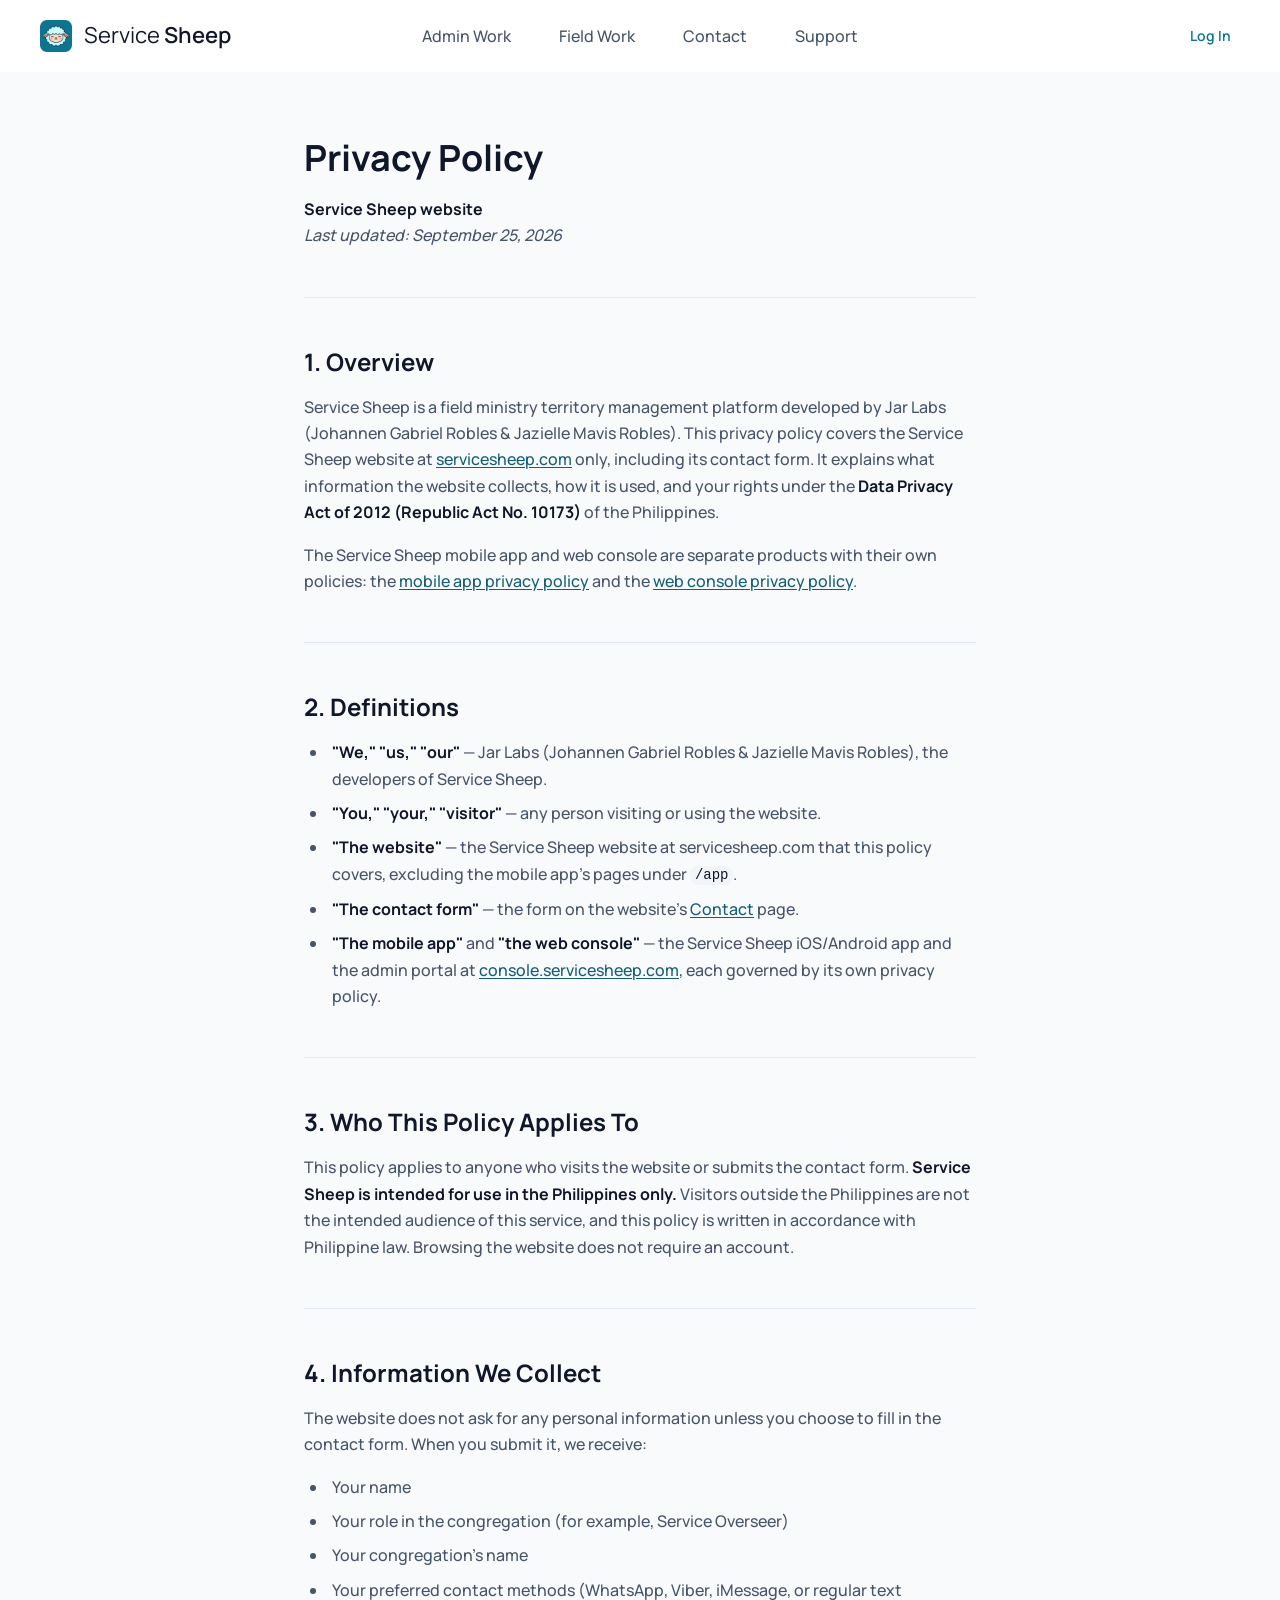
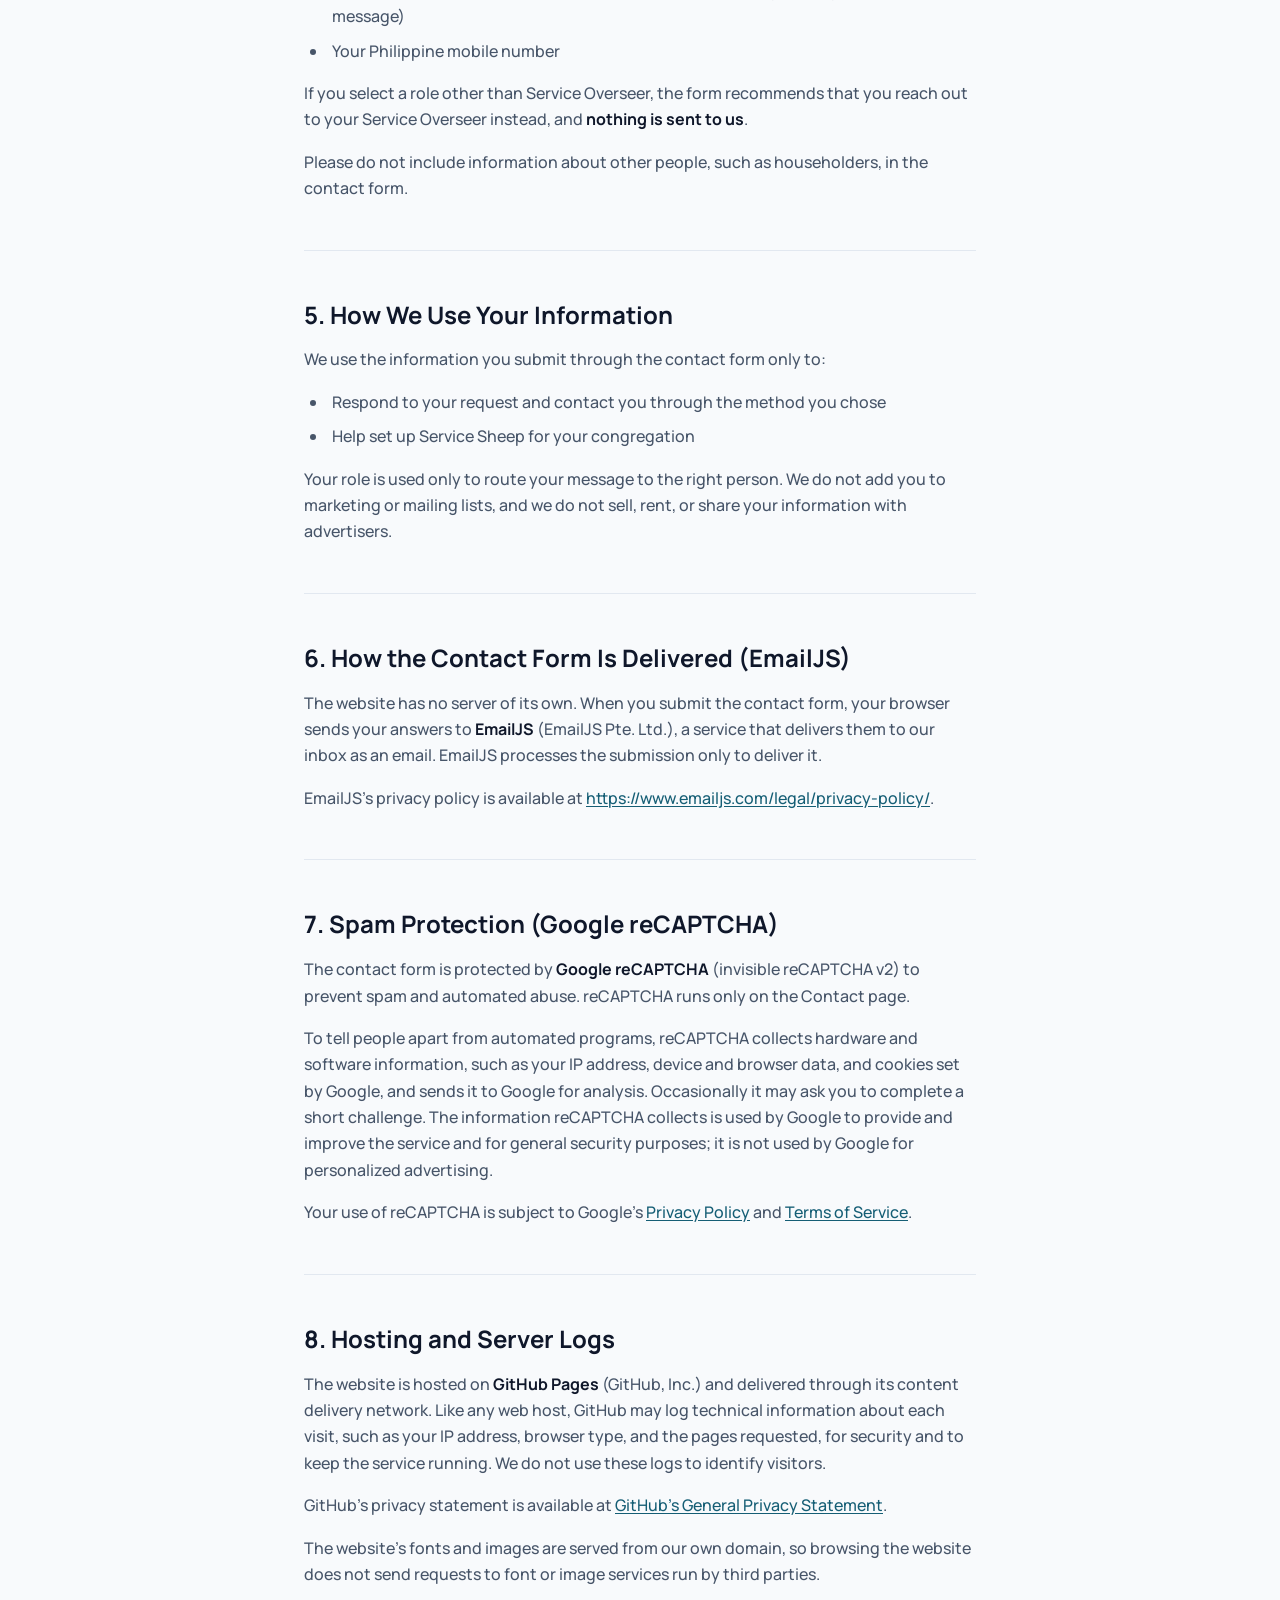
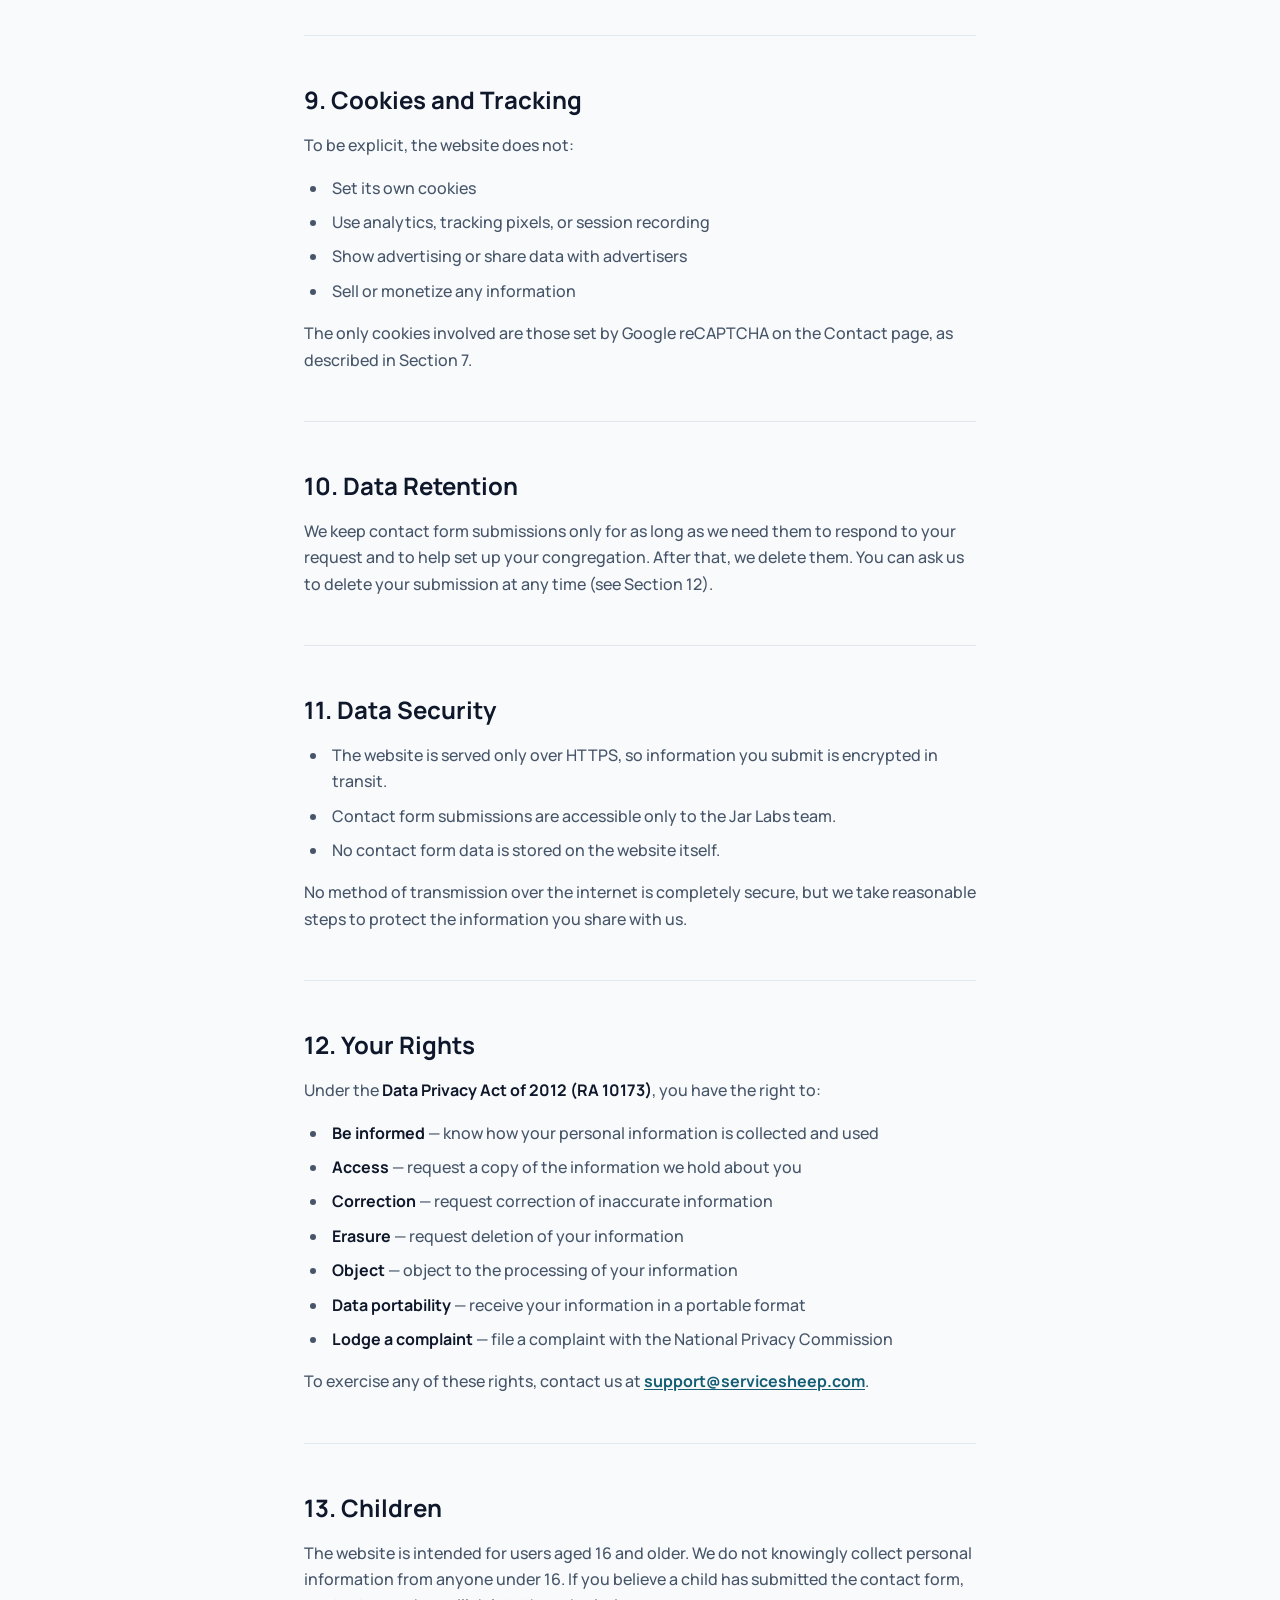
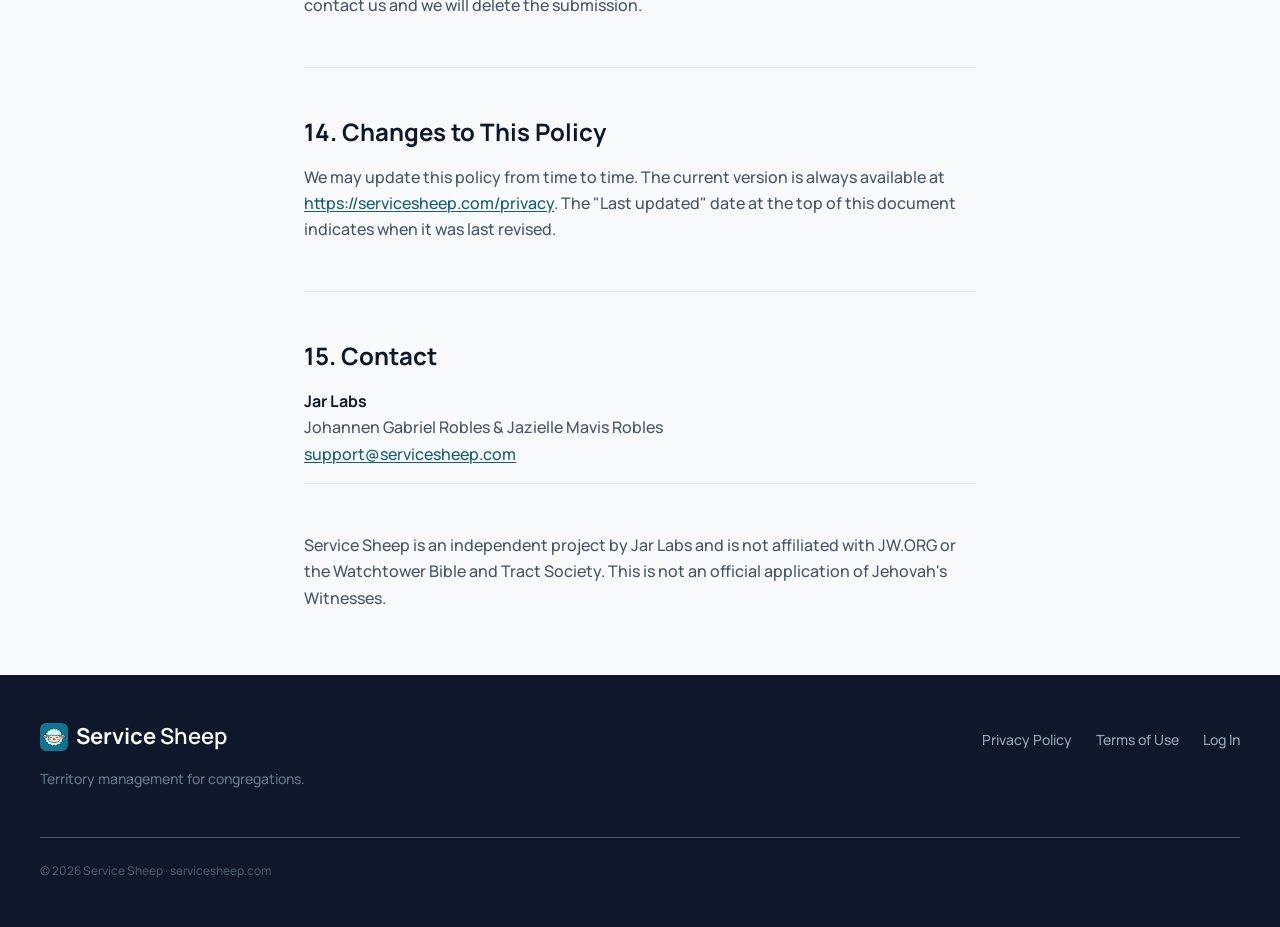
<file: privacy/index.html>
<!DOCTYPE html>
<html lang="en">
<head>
  <meta charset="utf-8">
  <meta name="viewport" content="width=device-width, initial-scale=1">
  <title>Privacy Policy — Service Sheep</title>
  <!-- Keep legal pages out of search results (their disclaimer names JW.ORG / Watchtower) -->
  <meta name="robots" content="noindex">
  <meta name="description" content="How the Service Sheep website handles the information you share through its contact form, including the use of Google reCAPTCHA.">

  <!-- Favicons / PWA -->
  <link rel="icon" type="image/png" href="/favicon-96x96.png" sizes="96x96">
  <link rel="icon" type="image/svg+xml" href="/favicon.svg">
  <link rel="shortcut icon" href="/favicon.ico">
  <link rel="apple-touch-icon" sizes="180x180" href="/apple-touch-icon.png">
  <link rel="manifest" href="/site.webmanifest">
  <meta name="apple-mobile-web-app-title" content="Service Sheep">
  <meta name="theme-color" content="#0e7490">

  <!-- Manrope — self-hosted (no external request, so the page never stalls on a blocked font server) -->
  <link rel="preload" href="/assets/fonts/manrope-latin.woff2" as="font" type="font/woff2" crossorigin>
  <link rel="stylesheet" href="/css/fonts.css">

  <!-- Design system -->
  <link rel="stylesheet" href="/css/tokens.css">
  <link rel="stylesheet" href="/css/base.css">
  <link rel="stylesheet" href="/css/components.css">
  <link rel="stylesheet" href="/css/site-header.css">
  <link rel="stylesheet" href="/css/site-footer.css">
  <link rel="stylesheet" href="/css/legal.css">

  <!-- Component registry (modules defer automatically) -->
  <script type="module" src="/js/main.js"></script>
  <!-- Mobile nav menu toggle -->
  <script type="module" src="/js/site-header.js"></script>
</head>
<body>
  <!-- ── Header ─────────────────────────────────────────────── -->
  <header class="site-header">
    <div class="container container--wide site-header__inner">
      <div class="site-header__brand">
        <!-- Mobile only (below 1024px) -->
        <button class="site-header__toggle" type="button" aria-expanded="false" aria-controls="site-nav" aria-label="Open menu">
          <svg class="site-header__toggle-icon site-header__toggle-icon--open" aria-hidden="true" viewBox="0 0 256 256" fill="currentColor"><path d="M224,128a8,8,0,0,1-8,8H40a8,8,0,0,1,0-16H216A8,8,0,0,1,224,128ZM40,72H216a8,8,0,0,0,0-16H40a8,8,0,0,0,0,16ZM216,184H40a8,8,0,0,0,0,16H216a8,8,0,0,0,0-16Z"/></svg>
          <svg class="site-header__toggle-icon site-header__toggle-icon--close" aria-hidden="true" viewBox="0 0 256 256" fill="currentColor"><path d="M205.66,194.34a8,8,0,0,1-11.32,11.32L128,139.31,61.66,205.66a8,8,0,0,1-11.32-11.32L116.69,128,50.34,61.66A8,8,0,0,1,61.66,50.34L128,116.69l66.34-66.35a8,8,0,0,1,11.32,11.32L139.31,128Z"/></svg>
        </button>

        <a class="wordmark" href="/">
          <span class="wordmark__mark">
            <img src="/favicon-96x96.png" alt="" width="32" height="32">
          </span>
          <span class="wordmark__text">Service <span class="wordmark__sheep">Sheep</span></span>
        </a>
      </div>

      <!-- One nav for both layouts: a centered row on desktop, a slide-down panel on mobile.
           Admin Work / Field Work jump to the home page's showcase sections; Support opens /support.
           Contact shows only on desktop (mobile has the Contact button in the bar);
           Log In shows only in the mobile menu (desktop has the Log In button). -->
      <nav id="site-nav" class="site-nav" aria-label="Main">
        <ul class="site-nav__list">
          <li><a class="site-nav__link" href="/#admin-work"><span>Admin Work</span><svg class="site-nav__caret" aria-hidden="true" viewBox="0 0 256 256" fill="currentColor"><path d="M181.66,133.66l-80,80a8,8,0,0,1-11.32-11.32L164.69,128,90.34,53.66a8,8,0,0,1,11.32-11.32l80,80A8,8,0,0,1,181.66,133.66Z"/></svg></a></li>
          <li><a class="site-nav__link" href="/#field-work"><span>Field Work</span><svg class="site-nav__caret" aria-hidden="true" viewBox="0 0 256 256" fill="currentColor"><path d="M181.66,133.66l-80,80a8,8,0,0,1-11.32-11.32L164.69,128,90.34,53.66a8,8,0,0,1,11.32-11.32l80,80A8,8,0,0,1,181.66,133.66Z"/></svg></a></li>
          <li class="site-nav__item--desktop"><a class="site-nav__link" href="/contact"><span>Contact</span><svg class="site-nav__caret" aria-hidden="true" viewBox="0 0 256 256" fill="currentColor"><path d="M181.66,133.66l-80,80a8,8,0,0,1-11.32-11.32L164.69,128,90.34,53.66a8,8,0,0,1,11.32-11.32l80,80A8,8,0,0,1,181.66,133.66Z"/></svg></a></li>
          <li><a class="site-nav__link" href="/support"><span>Support</span><svg class="site-nav__caret" aria-hidden="true" viewBox="0 0 256 256" fill="currentColor"><path d="M181.66,133.66l-80,80a8,8,0,0,1-11.32-11.32L164.69,128,90.34,53.66a8,8,0,0,1,11.32-11.32l80,80A8,8,0,0,1,181.66,133.66Z"/></svg></a></li>
          <li class="site-nav__item--mobile"><a class="site-nav__link" href="https://console.servicesheep.com" target="_blank" rel="noopener"><span>Log In</span><svg class="site-nav__caret" aria-hidden="true" viewBox="0 0 256 256" fill="currentColor"><path d="M181.66,133.66l-80,80a8,8,0,0,1-11.32-11.32L164.69,128,90.34,53.66a8,8,0,0,1,11.32-11.32l80,80A8,8,0,0,1,181.66,133.66Z"/></svg></a></li>
        </ul>
      </nav>

      <div class="site-header__login">
        <!-- Below 1024px: Contact (primary, small). From 1024px up: Log In (ghost, medium). -->
        <ui-button class="site-header__contact" href="/contact" size="small" data-label="Contact"></ui-button>
        <ui-button class="site-header__login-button" href="https://console.servicesheep.com" target="_blank" rel="noopener"
                   variant="text" data-label="Log In"></ui-button>
      </div>
    </div>

    <!-- Dims the page while the mobile menu is open; tapping it closes the menu -->
    <div class="site-header__scrim" aria-hidden="true"></div>
  </header>

  <!-- The website's own legal page (the mobile app's live under /app/legal/) -->
  <main class="container legal">
    <h1 class="legal__title">Privacy Policy</h1>
    <p class="legal__meta">
      <strong>Service Sheep website</strong><br>
      <span class="legal__meta-updated">Last updated: September 25, 2026</span>
    </p>

    <h2>1. Overview</h2>
    <p>Service Sheep is a field ministry territory management platform developed by Jar Labs (Johannen Gabriel Robles &amp; Jazielle Mavis Robles). This privacy policy covers the Service Sheep website at <a href="https://servicesheep.com">servicesheep.com</a> only, including its contact form. It explains what information the website collects, how it is used, and your rights under the <strong>Data Privacy Act of 2012 (Republic Act No. 10173)</strong> of the Philippines.</p>
    <p>The Service Sheep mobile app and web console are separate products with their own policies: the <a href="/app/legal/privacy-policy">mobile app privacy policy</a> and the <a href="https://console.servicesheep.com/legal/privacy-policy" target="_blank" rel="noopener">web console privacy policy</a>.</p>

    <h2>2. Definitions</h2>
    <ul>
      <li><strong>"We," "us," "our"</strong> — Jar Labs (Johannen Gabriel Robles &amp; Jazielle Mavis Robles), the developers of Service Sheep.</li>
      <li><strong>"You," "your," "visitor"</strong> — any person visiting or using the website.</li>
      <li><strong>"The website"</strong> — the Service Sheep website at servicesheep.com that this policy covers, excluding the mobile app's pages under <code>/app</code>.</li>
      <li><strong>"The contact form"</strong> — the form on the website's <a href="/contact">Contact</a> page.</li>
      <li><strong>"The mobile app"</strong> and <strong>"the web console"</strong> — the Service Sheep iOS/Android app and the admin portal at <a href="https://console.servicesheep.com" target="_blank" rel="noopener">console.servicesheep.com</a>, each governed by its own privacy policy.</li>
    </ul>

    <h2>3. Who This Policy Applies To</h2>
    <p>This policy applies to anyone who visits the website or submits the contact form. <strong>Service Sheep is intended for use in the Philippines only.</strong> Visitors outside the Philippines are not the intended audience of this service, and this policy is written in accordance with Philippine law. Browsing the website does not require an account.</p>

    <h2>4. Information We Collect</h2>
    <p>The website does not ask for any personal information unless you choose to fill in the contact form. When you submit it, we receive:</p>
    <ul>
      <li>Your name</li>
      <li>Your role in the congregation (for example, Service Overseer)</li>
      <li>Your congregation's name</li>
      <li>Your preferred contact methods (WhatsApp, Viber, iMessage, or regular text message)</li>
      <li>Your Philippine mobile number</li>
    </ul>
    <p>If you select a role other than Service Overseer, the form recommends that you reach out to your Service Overseer instead, and <strong>nothing is sent to us</strong>.</p>
    <p>Please do not include information about other people, such as householders, in the contact form.</p>

    <h2>5. How We Use Your Information</h2>
    <p>We use the information you submit through the contact form only to:</p>
    <ul>
      <li>Respond to your request and contact you through the method you chose</li>
      <li>Help set up Service Sheep for your congregation</li>
    </ul>
    <p>Your role is used only to route your message to the right person. We do not add you to marketing or mailing lists, and we do not sell, rent, or share your information with advertisers.</p>

    <h2>6. How the Contact Form Is Delivered (EmailJS)</h2>
    <p>The website has no server of its own. When you submit the contact form, your browser sends your answers to <strong>EmailJS</strong> (EmailJS Pte. Ltd.), a service that delivers them to our inbox as an email. EmailJS processes the submission only to deliver it.</p>
    <p>EmailJS's privacy policy is available at <a href="https://www.emailjs.com/legal/privacy-policy/" target="_blank" rel="noopener">https://www.emailjs.com/legal/privacy-policy/</a>.</p>

    <h2>7. Spam Protection (Google reCAPTCHA)</h2>
    <p>The contact form is protected by <strong>Google reCAPTCHA</strong> (invisible reCAPTCHA v2) to prevent spam and automated abuse. reCAPTCHA runs only on the Contact page.</p>
    <p>To tell people apart from automated programs, reCAPTCHA collects hardware and software information, such as your IP address, device and browser data, and cookies set by Google, and sends it to Google for analysis. Occasionally it may ask you to complete a short challenge. The information reCAPTCHA collects is used by Google to provide and improve the service and for general security purposes; it is not used by Google for personalized advertising.</p>
    <p>Your use of reCAPTCHA is subject to Google's <a href="https://policies.google.com/privacy" target="_blank" rel="noopener">Privacy Policy</a> and <a href="https://policies.google.com/terms" target="_blank" rel="noopener">Terms of Service</a>.</p>

    <h2>8. Hosting and Server Logs</h2>
    <p>The website is hosted on <strong>GitHub Pages</strong> (GitHub, Inc.) and delivered through its content delivery network. Like any web host, GitHub may log technical information about each visit, such as your IP address, browser type, and the pages requested, for security and to keep the service running. We do not use these logs to identify visitors.</p>
    <p>GitHub's privacy statement is available at <a href="https://docs.github.com/site-policy/privacy-policies/github-general-privacy-statement" target="_blank" rel="noopener">GitHub's General Privacy Statement</a>.</p>
    <p>The website's fonts and images are served from our own domain, so browsing the website does not send requests to font or image services run by third parties.</p>

    <h2>9. Cookies and Tracking</h2>
    <p>To be explicit, the website does not:</p>
    <ul>
      <li>Set its own cookies</li>
      <li>Use analytics, tracking pixels, or session recording</li>
      <li>Show advertising or share data with advertisers</li>
      <li>Sell or monetize any information</li>
    </ul>
    <p>The only cookies involved are those set by Google reCAPTCHA on the Contact page, as described in Section 7.</p>

    <h2>10. Data Retention</h2>
    <p>We keep contact form submissions only for as long as we need them to respond to your request and to help set up your congregation. After that, we delete them. You can ask us to delete your submission at any time (see Section 12).</p>

    <h2>11. Data Security</h2>
    <ul>
      <li>The website is served only over HTTPS, so information you submit is encrypted in transit.</li>
      <li>Contact form submissions are accessible only to the Jar Labs team.</li>
      <li>No contact form data is stored on the website itself.</li>
    </ul>
    <p>No method of transmission over the internet is completely secure, but we take reasonable steps to protect the information you share with us.</p>

    <h2>12. Your Rights</h2>
    <p>Under the <strong>Data Privacy Act of 2012 (RA 10173)</strong>, you have the right to:</p>
    <ul>
      <li><strong>Be informed</strong> — know how your personal information is collected and used</li>
      <li><strong>Access</strong> — request a copy of the information we hold about you</li>
      <li><strong>Correction</strong> — request correction of inaccurate information</li>
      <li><strong>Erasure</strong> — request deletion of your information</li>
      <li><strong>Object</strong> — object to the processing of your information</li>
      <li><strong>Data portability</strong> — receive your information in a portable format</li>
      <li><strong>Lodge a complaint</strong> — file a complaint with the National Privacy Commission</li>
    </ul>
    <p>To exercise any of these rights, contact us at <strong><a href="mailto:support@servicesheep.com">support@servicesheep.com</a></strong>.</p>

    <h2>13. Children</h2>
    <p>The website is intended for users aged 16 and older. We do not knowingly collect personal information from anyone under 16. If you believe a child has submitted the contact form, contact us and we will delete the submission.</p>

    <h2>14. Changes to This Policy</h2>
    <p>We may update this policy from time to time. The current version is always available at <a href="https://servicesheep.com/privacy">https://servicesheep.com/privacy</a>. The "Last updated" date at the top of this document indicates when it was last revised.</p>

    <h2>15. Contact</h2>
    <p>
      <strong>Jar Labs</strong><br>
      Johannen Gabriel Robles &amp; Jazielle Mavis Robles<br>
      <a href="mailto:support@servicesheep.com">support@servicesheep.com</a>
    </p>

    <p class="legal__disclaimer">Service Sheep is an independent project by Jar Labs and is not affiliated with JW.ORG or the Watchtower Bible and Tract Society. This is not an official application of Jehovah's Witnesses.</p>
  </main>

  <!-- ── Footer ───────────────────────────────────────────── -->
  <footer class="site-footer site-footer--compact">
    <div class="container container--wide">
      <div class="site-footer__bottom">
        <div class="site-footer__brand">
          <a class="site-footer__logo" href="/">
            <img src="/favicon-96x96.png" alt="" width="28" height="28" loading="lazy" decoding="async">
            <span class="site-footer__logo-text">Service <span class="site-footer__logo-sheep">Sheep</span></span>
          </a>
          <p class="site-footer__tagline">Territory management for congregations.</p>
        </div>
        <nav class="site-footer__nav" aria-label="Footer">
          <ul class="site-footer__links">
            <li><a href="/privacy" aria-current="page">Privacy Policy</a></li>
            <li><a href="/terms-of-use">Terms of Use</a></li>
            <li><a href="https://console.servicesheep.com" target="_blank" rel="noopener">Log In</a></li>
          </ul>
        </nav>
      </div>

      <hr class="site-footer__divider site-footer__divider--bottom">
      <p class="site-footer__copyright">© 2026 Service Sheep · servicesheep.com</p>
    </div>
  </footer>
</body>
</html>
</file>
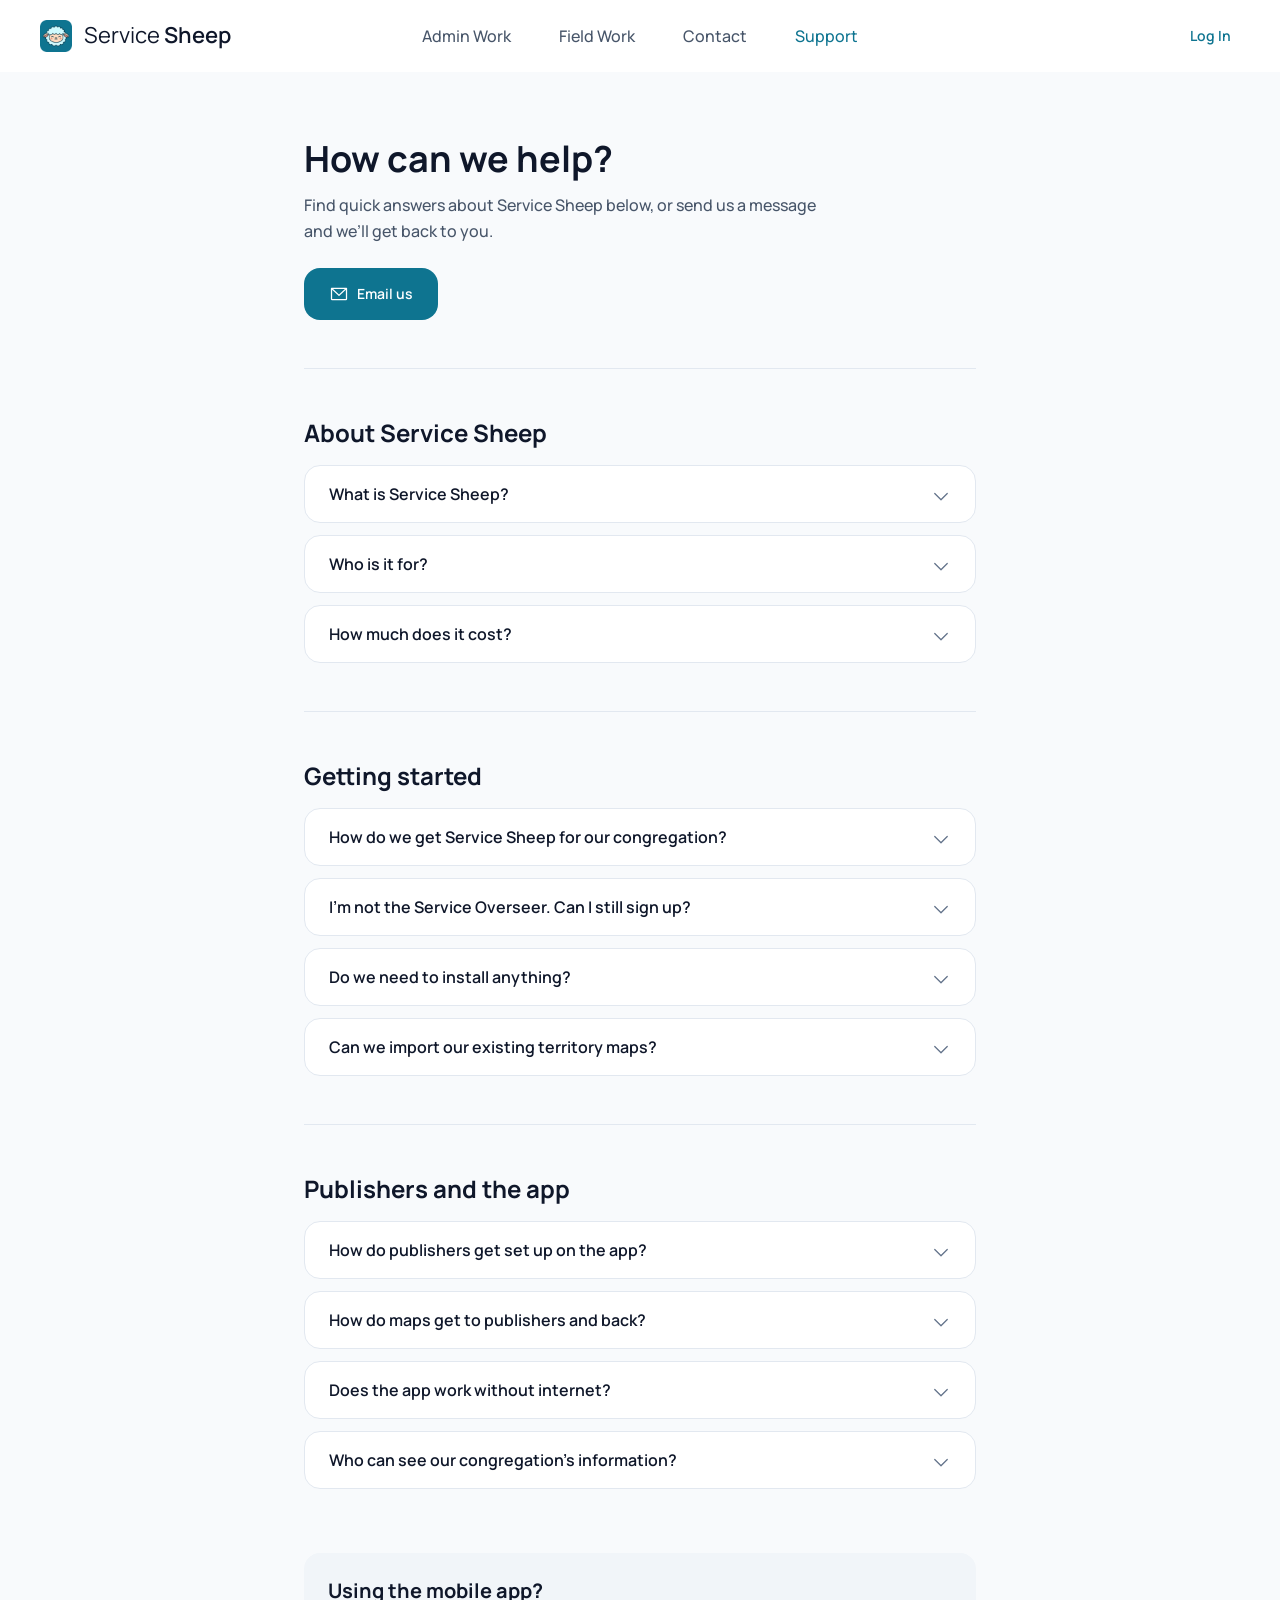
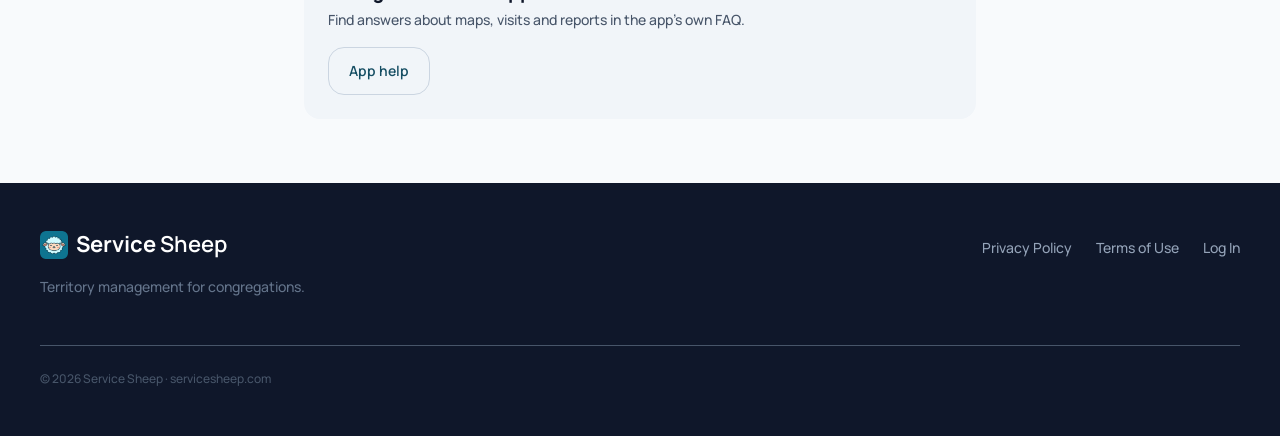
<file: support/index.html>
<!DOCTYPE html>
<html lang="en">
<head>
  <meta charset="utf-8">
  <meta name="viewport" content="width=device-width, initial-scale=1">
  <title>Support — Service Sheep</title>
  <meta name="description" content="Answers to common questions about Service Sheep, the territory console and mobile app for congregations, and how to reach us.">

  <!-- Favicons / PWA -->
  <link rel="icon" type="image/png" href="/favicon-96x96.png" sizes="96x96">
  <link rel="icon" type="image/svg+xml" href="/favicon.svg">
  <link rel="shortcut icon" href="/favicon.ico">
  <link rel="apple-touch-icon" sizes="180x180" href="/apple-touch-icon.png">
  <link rel="manifest" href="/site.webmanifest">
  <meta name="apple-mobile-web-app-title" content="Service Sheep">
  <meta name="theme-color" content="#0e7490">

  <!-- Manrope — self-hosted (no external request, so the page never stalls on a blocked font server) -->
  <link rel="preload" href="/assets/fonts/manrope-latin.woff2" as="font" type="font/woff2" crossorigin>
  <link rel="stylesheet" href="/css/fonts.css">

  <!-- Design system -->
  <link rel="stylesheet" href="/css/tokens.css">
  <link rel="stylesheet" href="/css/base.css">
  <link rel="stylesheet" href="/css/components.css">
  <link rel="stylesheet" href="/css/site-header.css">
  <link rel="stylesheet" href="/css/site-footer.css">
  <link rel="stylesheet" href="/css/faq.css">
  <link rel="stylesheet" href="/css/help.css">

  <!-- Component registry (modules defer automatically) -->
  <script type="module" src="/js/main.js"></script>
  <!-- Mobile nav menu toggle -->
  <script type="module" src="/js/site-header.js"></script>
</head>
<body>
  <!-- ── Header ─────────────────────────────────────────────── -->
  <header class="site-header">
    <div class="container container--wide site-header__inner">
      <div class="site-header__brand">
        <!-- Mobile only (below 1024px) -->
        <button class="site-header__toggle" type="button" aria-expanded="false" aria-controls="site-nav" aria-label="Open menu">
          <svg class="site-header__toggle-icon site-header__toggle-icon--open" aria-hidden="true" viewBox="0 0 256 256" fill="currentColor"><path d="M224,128a8,8,0,0,1-8,8H40a8,8,0,0,1,0-16H216A8,8,0,0,1,224,128ZM40,72H216a8,8,0,0,0,0-16H40a8,8,0,0,0,0,16ZM216,184H40a8,8,0,0,0,0,16H216a8,8,0,0,0,0-16Z"/></svg>
          <svg class="site-header__toggle-icon site-header__toggle-icon--close" aria-hidden="true" viewBox="0 0 256 256" fill="currentColor"><path d="M205.66,194.34a8,8,0,0,1-11.32,11.32L128,139.31,61.66,205.66a8,8,0,0,1-11.32-11.32L116.69,128,50.34,61.66A8,8,0,0,1,61.66,50.34L128,116.69l66.34-66.35a8,8,0,0,1,11.32,11.32L139.31,128Z"/></svg>
        </button>

        <a class="wordmark" href="/">
          <span class="wordmark__mark">
            <img src="/favicon-96x96.png" alt="" width="32" height="32">
          </span>
          <span class="wordmark__text">Service <span class="wordmark__sheep">Sheep</span></span>
        </a>
      </div>

      <!-- One nav for both layouts: a centered row on desktop, a slide-down panel on mobile.
           Admin Work / Field Work jump to the home page's showcase sections; Support is this page.
           Contact shows only on desktop (mobile has the Contact button in the bar);
           Log In shows only in the mobile menu (desktop has the Log In button). -->
      <nav id="site-nav" class="site-nav" aria-label="Main">
        <ul class="site-nav__list">
          <li><a class="site-nav__link" href="/#admin-work"><span>Admin Work</span><svg class="site-nav__caret" aria-hidden="true" viewBox="0 0 256 256" fill="currentColor"><path d="M181.66,133.66l-80,80a8,8,0,0,1-11.32-11.32L164.69,128,90.34,53.66a8,8,0,0,1,11.32-11.32l80,80A8,8,0,0,1,181.66,133.66Z"/></svg></a></li>
          <li><a class="site-nav__link" href="/#field-work"><span>Field Work</span><svg class="site-nav__caret" aria-hidden="true" viewBox="0 0 256 256" fill="currentColor"><path d="M181.66,133.66l-80,80a8,8,0,0,1-11.32-11.32L164.69,128,90.34,53.66a8,8,0,0,1,11.32-11.32l80,80A8,8,0,0,1,181.66,133.66Z"/></svg></a></li>
          <li class="site-nav__item--desktop"><a class="site-nav__link" href="/contact"><span>Contact</span><svg class="site-nav__caret" aria-hidden="true" viewBox="0 0 256 256" fill="currentColor"><path d="M181.66,133.66l-80,80a8,8,0,0,1-11.32-11.32L164.69,128,90.34,53.66a8,8,0,0,1,11.32-11.32l80,80A8,8,0,0,1,181.66,133.66Z"/></svg></a></li>
          <li><a class="site-nav__link site-nav__link--active" href="/support" aria-current="page"><span>Support</span><svg class="site-nav__caret" aria-hidden="true" viewBox="0 0 256 256" fill="currentColor"><path d="M181.66,133.66l-80,80a8,8,0,0,1-11.32-11.32L164.69,128,90.34,53.66a8,8,0,0,1,11.32-11.32l80,80A8,8,0,0,1,181.66,133.66Z"/></svg></a></li>
          <li class="site-nav__item--mobile"><a class="site-nav__link" href="https://console.servicesheep.com" target="_blank" rel="noopener"><span>Log In</span><svg class="site-nav__caret" aria-hidden="true" viewBox="0 0 256 256" fill="currentColor"><path d="M181.66,133.66l-80,80a8,8,0,0,1-11.32-11.32L164.69,128,90.34,53.66a8,8,0,0,1,11.32-11.32l80,80A8,8,0,0,1,181.66,133.66Z"/></svg></a></li>
        </ul>
      </nav>

      <div class="site-header__login">
        <!-- Below 1024px: Contact (primary, small). From 1024px up: Log In (ghost, medium). -->
        <ui-button class="site-header__contact" href="/contact" size="small" data-label="Contact"></ui-button>
        <ui-button class="site-header__login-button" href="https://console.servicesheep.com" target="_blank" rel="noopener"
                   variant="text" data-label="Log In"></ui-button>
      </div>
    </div>

    <!-- Dims the page while the mobile menu is open; tapping it closes the menu -->
    <div class="site-header__scrim" aria-hidden="true"></div>
  </header>

  <main class="container help">
    <!-- ── Hero ─────────────────────────────────────────────── -->
    <section class="help-hero">
      <h1 class="help-hero__title">How can we help?</h1>
      <p class="help-hero__lead">Find quick answers about Service Sheep below, or send us a message and we’ll get back to you.</p>
      <div class="help-hero__actions">
        <ui-button href="mailto:support@servicesheep.com" size="large" data-label="Email us">
          <svg slot="leading" aria-hidden="true" viewBox="0 0 256 256" fill="currentColor"><path d="M224,48H32a8,8,0,0,0-8,8V192a16,16,0,0,0,16,16H216a16,16,0,0,0,16-16V56A8,8,0,0,0,224,48ZM203.43,64,128,133.15,52.57,64ZM216,192H40V74.19l82.59,75.71a8,8,0,0,0,10.82,0L216,74.19V192Z"/></svg>
        </ui-button>
      </div>
    </section>

    <!-- ── FAQ (drafted from the home page and contact flow; review before launch) ── -->
    <section class="faq" aria-labelledby="faq-about">
      <h2 class="faq__heading" id="faq-about">About Service Sheep</h2>

      <details class="faq__item">
        <summary class="faq__question">
          <span>What is Service Sheep?</span>
          <svg class="faq__caret" aria-hidden="true" viewBox="0 0 256 256" fill="currentColor"><path d="M213.66,101.66l-80,80a8,8,0,0,1-11.32,0l-80-80A8,8,0,0,1,53.66,90.34L128,164.69l74.34-74.35a8,8,0,0,1,11.32,11.32Z"/></svg>
        </summary>
        <div class="faq__answer">
          <p>Service Sheep has two parts that work together: a web console where your congregation manages its territories, maps, publishers and reports, and a mobile app publishers use in the field to work their assigned maps, record visits and send their reports to their overseer.</p>
        </div>
      </details>

      <details class="faq__item">
        <summary class="faq__question">
          <span>Who is it for?</span>
          <svg class="faq__caret" aria-hidden="true" viewBox="0 0 256 256" fill="currentColor"><path d="M213.66,101.66l-80,80a8,8,0,0,1-11.32,0l-80-80A8,8,0,0,1,53.66,90.34L128,164.69l74.34-74.35a8,8,0,0,1,11.32,11.32Z"/></svg>
        </summary>
        <div class="faq__answer">
          <p>Congregations. Each congregation gets a single console, set up for its Service Overseer from day one. From there, you grant each publisher exactly the features they need. Publishers use the mobile app on their own phones.</p>
        </div>
      </details>

      <details class="faq__item">
        <summary class="faq__question">
          <span>How much does it cost?</span>
          <svg class="faq__caret" aria-hidden="true" viewBox="0 0 256 256" fill="currentColor"><path d="M213.66,101.66l-80,80a8,8,0,0,1-11.32,0l-80-80A8,8,0,0,1,53.66,90.34L128,164.69l74.34-74.35a8,8,0,0,1,11.32,11.32Z"/></svg>
        </summary>
        <div class="faq__answer">
          <!-- [EDIT] Console pricing isn't stated anywhere on the site yet. Replace this answer once decided. -->
          <p>The mobile app is free for publishers. For the console, <a href="/contact">get in touch</a> and we’ll walk you through it.</p>
        </div>
      </details>
    </section>

    <section class="faq" aria-labelledby="faq-start">
      <h2 class="faq__heading" id="faq-start">Getting started</h2>

      <details class="faq__item">
        <summary class="faq__question">
          <span>How do we get Service Sheep for our congregation?</span>
          <svg class="faq__caret" aria-hidden="true" viewBox="0 0 256 256" fill="currentColor"><path d="M213.66,101.66l-80,80a8,8,0,0,1-11.32,0l-80-80A8,8,0,0,1,53.66,90.34L128,164.69l74.34-74.35a8,8,0,0,1,11.32,11.32Z"/></svg>
        </summary>
        <div class="faq__answer">
          <p><a href="/contact">Request a demo</a> and tell us a bit about your congregation. When you’re ready, we’ll set up your console. Then you add your territories, maps, field service groups and publishers.</p>
        </div>
      </details>

      <details class="faq__item">
        <summary class="faq__question">
          <span>I’m not the Service Overseer. Can I still sign up?</span>
          <svg class="faq__caret" aria-hidden="true" viewBox="0 0 256 256" fill="currentColor"><path d="M213.66,101.66l-80,80a8,8,0,0,1-11.32,0l-80-80A8,8,0,0,1,53.66,90.34L128,164.69l74.34-74.35a8,8,0,0,1,11.32,11.32Z"/></svg>
        </summary>
        <div class="faq__answer">
          <p>Setup goes through your congregation’s Service Overseer, so they’re best placed to help. We’d recommend reaching out to them directly. Once your congregation is set up, they can give you access to what you need.</p>
        </div>
      </details>

      <details class="faq__item">
        <summary class="faq__question">
          <span>Do we need to install anything?</span>
          <svg class="faq__caret" aria-hidden="true" viewBox="0 0 256 256" fill="currentColor"><path d="M213.66,101.66l-80,80a8,8,0,0,1-11.32,0l-80-80A8,8,0,0,1,53.66,90.34L128,164.69l74.34-74.35a8,8,0,0,1,11.32,11.32Z"/></svg>
        </summary>
        <div class="faq__answer">
          <p>Not for the console. It runs in your browser (Chrome, Firefox, Safari or Edge), with nothing to download or update and no IT setup. Publishers install the mobile app from the App Store or Google Play.</p>
        </div>
      </details>

      <details class="faq__item">
        <summary class="faq__question">
          <span>Can we import our existing territory maps?</span>
          <svg class="faq__caret" aria-hidden="true" viewBox="0 0 256 256" fill="currentColor"><path d="M213.66,101.66l-80,80a8,8,0,0,1-11.32,0l-80-80A8,8,0,0,1,53.66,90.34L128,164.69l74.34-74.35a8,8,0,0,1,11.32,11.32Z"/></svg>
        </summary>
        <div class="faq__answer">
          <p>Yes. You can draw map boundaries by hand in the console, or import an existing KML file.</p>
        </div>
      </details>
    </section>

    <section class="faq" aria-labelledby="faq-app">
      <h2 class="faq__heading" id="faq-app">Publishers and the app</h2>

      <details class="faq__item">
        <summary class="faq__question">
          <span>How do publishers get set up on the app?</span>
          <svg class="faq__caret" aria-hidden="true" viewBox="0 0 256 256" fill="currentColor"><path d="M213.66,101.66l-80,80a8,8,0,0,1-11.32,0l-80-80A8,8,0,0,1,53.66,90.34L128,164.69l74.34-74.35a8,8,0,0,1,11.32,11.32Z"/></svg>
        </summary>
        <div class="faq__answer">
          <p>From the console, you generate a QR code and passphrase for each publisher, then enroll their device together, in person. It’s a one-time setup that links their phone to your congregation.</p>
        </div>
      </details>

      <details class="faq__item">
        <summary class="faq__question">
          <span>How do maps get to publishers and back?</span>
          <svg class="faq__caret" aria-hidden="true" viewBox="0 0 256 256" fill="currentColor"><path d="M213.66,101.66l-80,80a8,8,0,0,1-11.32,0l-80-80A8,8,0,0,1,53.66,90.34L128,164.69l74.34-74.35a8,8,0,0,1,11.32,11.32Z"/></svg>
        </summary>
        <div class="faq__answer">
          <p>It works just like printed territory maps, only digital:</p>
          <ol>
            <li><strong>The overseer hands out the map.</strong> Instead of printing it, they export the map from the console as a .ssmap file and send it to the publisher.</li>
            <li><strong>The publisher imports it.</strong> They open the .ssmap file in the app. The first time they open the map, the app downloads it, which needs an internet connection.</li>
            <li><strong>The publisher works the territory.</strong> In the field, no internet is needed. Each door, return visit and Bible study is recorded in the app.</li>
            <li><strong>The publisher returns the map.</strong> Once the map is worked, they export a .ssrep file and send it back to their overseer, just like handing back a marked-up printed map.</li>
            <li><strong>The overseer uploads it.</strong> They upload the .ssrep file to the console, which keeps the congregation’s online records up to date.</li>
          </ol>
          <p>The cycle repeats every time the territory is worked.</p>
        </div>
      </details>

      <details class="faq__item">
        <summary class="faq__question">
          <span>Does the app work without internet?</span>
          <svg class="faq__caret" aria-hidden="true" viewBox="0 0 256 256" fill="currentColor"><path d="M213.66,101.66l-80,80a8,8,0,0,1-11.32,0l-80-80A8,8,0,0,1,53.66,90.34L128,164.69l74.34-74.35a8,8,0,0,1,11.32,11.32Z"/></svg>
        </summary>
        <div class="faq__answer">
          <p>Yes. The app is offline first. After a publisher imports a .ssmap file, it needs an internet connection only once: the first time they open that map, to download it. From then on, they can work it in the field with no internet at all.</p>
        </div>
      </details>

      <details class="faq__item">
        <summary class="faq__question">
          <span>Who can see our congregation’s information?</span>
          <svg class="faq__caret" aria-hidden="true" viewBox="0 0 256 256" fill="currentColor"><path d="M213.66,101.66l-80,80a8,8,0,0,1-11.32,0l-80-80A8,8,0,0,1,53.66,90.34L128,164.69l74.34-74.35a8,8,0,0,1,11.32,11.32Z"/></svg>
        </summary>
        <div class="faq__answer">
          <!-- [EDIT] Optional: add where congregation data is stored, and which countries/languages are supported. -->
          <p>You decide. There are no fixed roles: you grant each publisher exactly the permissions they need, person by person. Personal notes a publisher writes in the app stay on their device and are never included in the .ssrep files they send back.</p>
        </div>
      </details>
    </section>

    <!-- ── Mobile app help ─────────────────────────────────── -->
    <section class="help-app-card" aria-labelledby="help-app-title">
      <div>
        <h2 class="help-app-card__title" id="help-app-title">Using the mobile app?</h2>
        <p class="help-app-card__text">Find answers about maps, visits and reports in the app’s own FAQ.</p>
      </div>
      <ui-button href="/app/support" variant="outlined" data-label="App help"></ui-button>
    </section>
  </main>

  <!-- ── Footer ───────────────────────────────────────────── -->
  <footer class="site-footer site-footer--compact">
    <div class="container container--wide">
      <div class="site-footer__bottom">
        <div class="site-footer__brand">
          <a class="site-footer__logo" href="/">
            <img src="/favicon-96x96.png" alt="" width="28" height="28" loading="lazy" decoding="async">
            <span class="site-footer__logo-text">Service <span class="site-footer__logo-sheep">Sheep</span></span>
          </a>
          <p class="site-footer__tagline">Territory management for congregations.</p>
        </div>
        <nav class="site-footer__nav" aria-label="Footer">
          <ul class="site-footer__links">
            <li><a href="/privacy">Privacy Policy</a></li>
            <li><a href="/terms-of-use">Terms of Use</a></li>
            <li><a href="https://console.servicesheep.com" target="_blank" rel="noopener">Log In</a></li>
          </ul>
        </nav>
      </div>

      <hr class="site-footer__divider site-footer__divider--bottom">
      <p class="site-footer__copyright">© 2026 Service Sheep · servicesheep.com</p>
    </div>
  </footer>
</body>
</html>
</file>
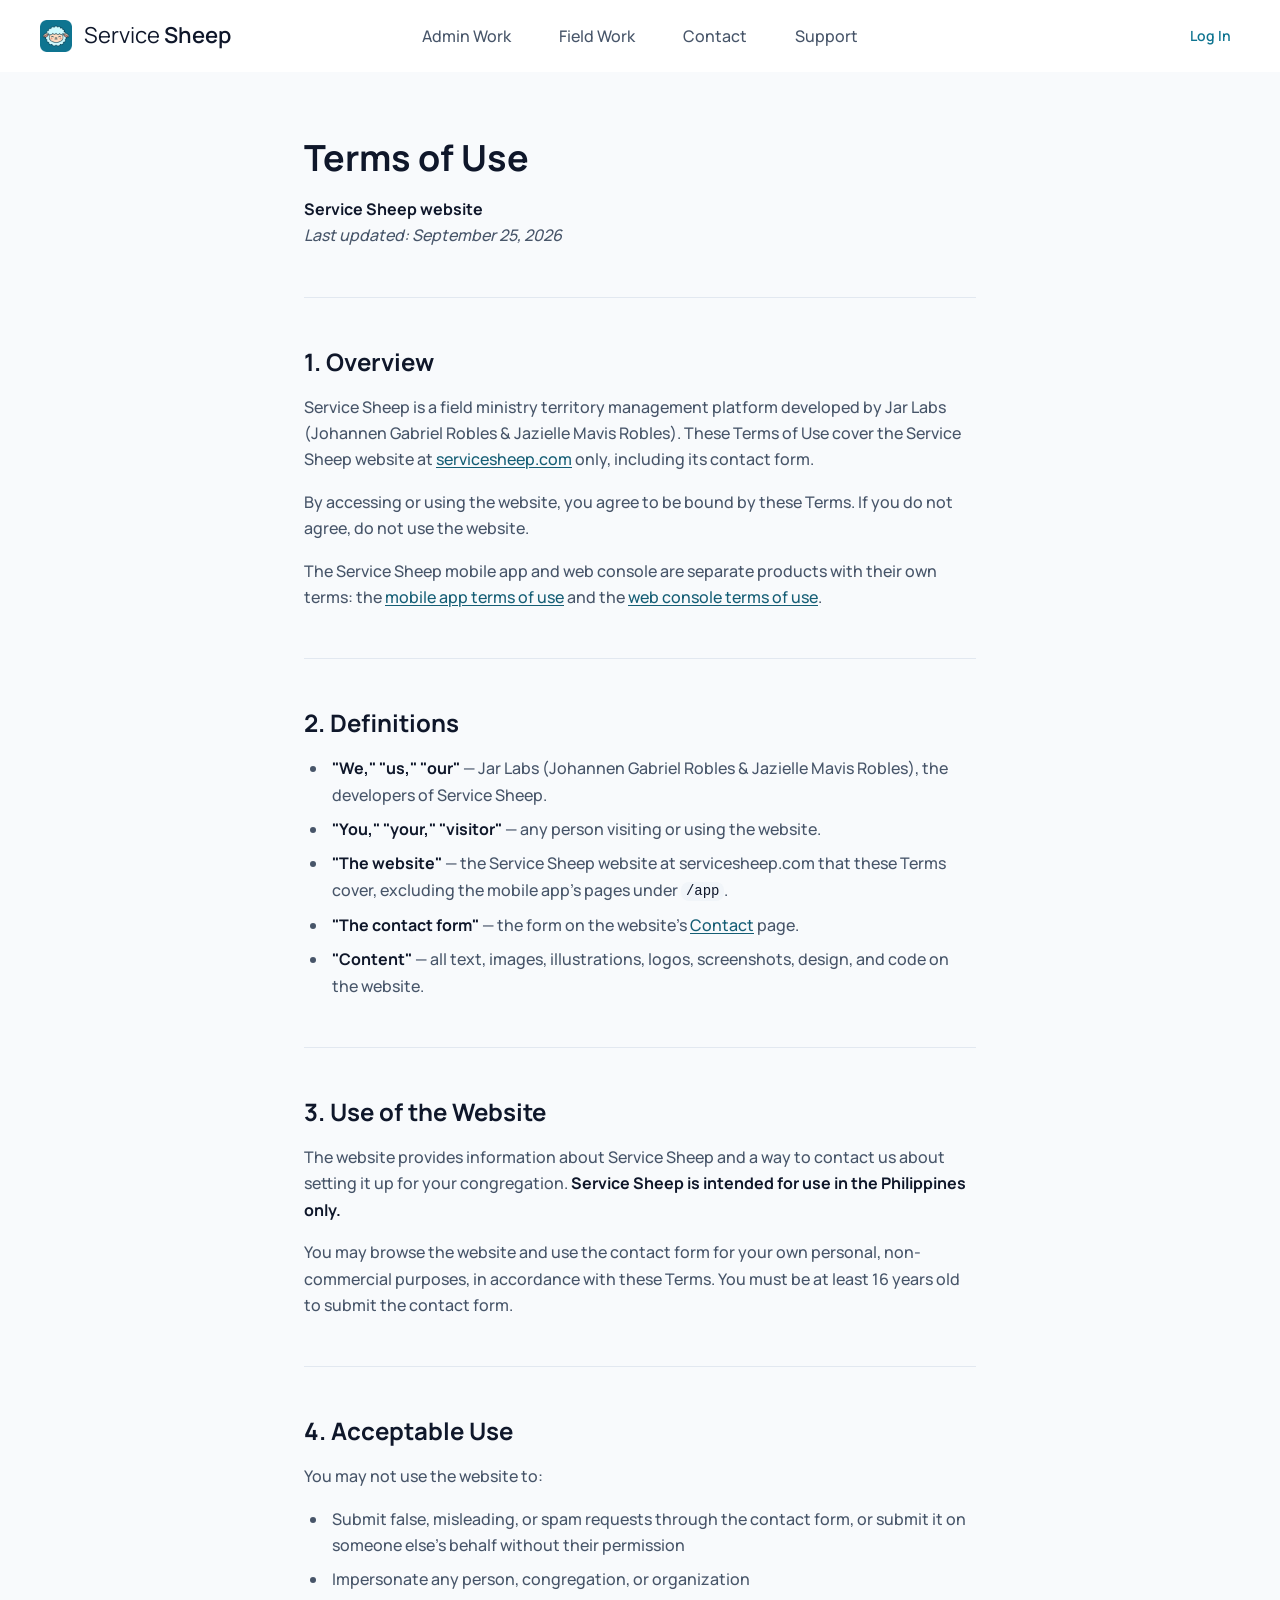
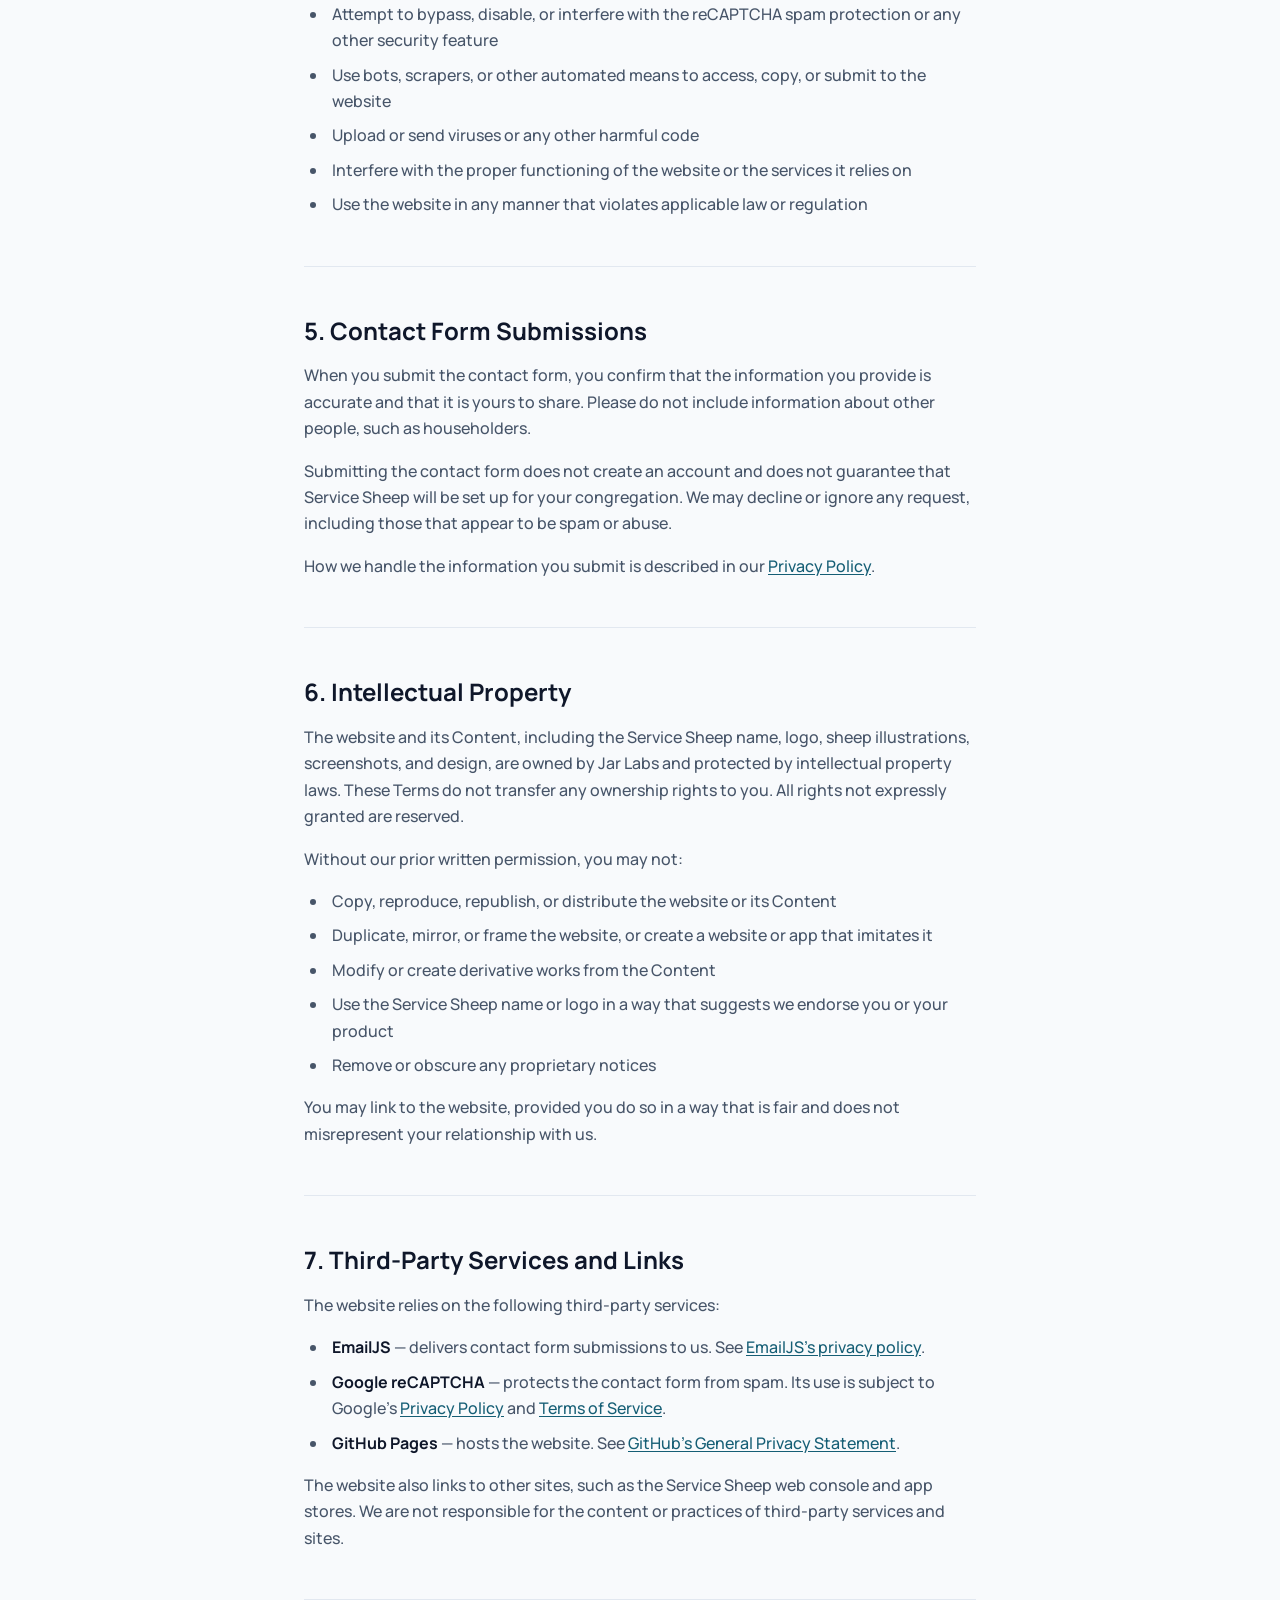
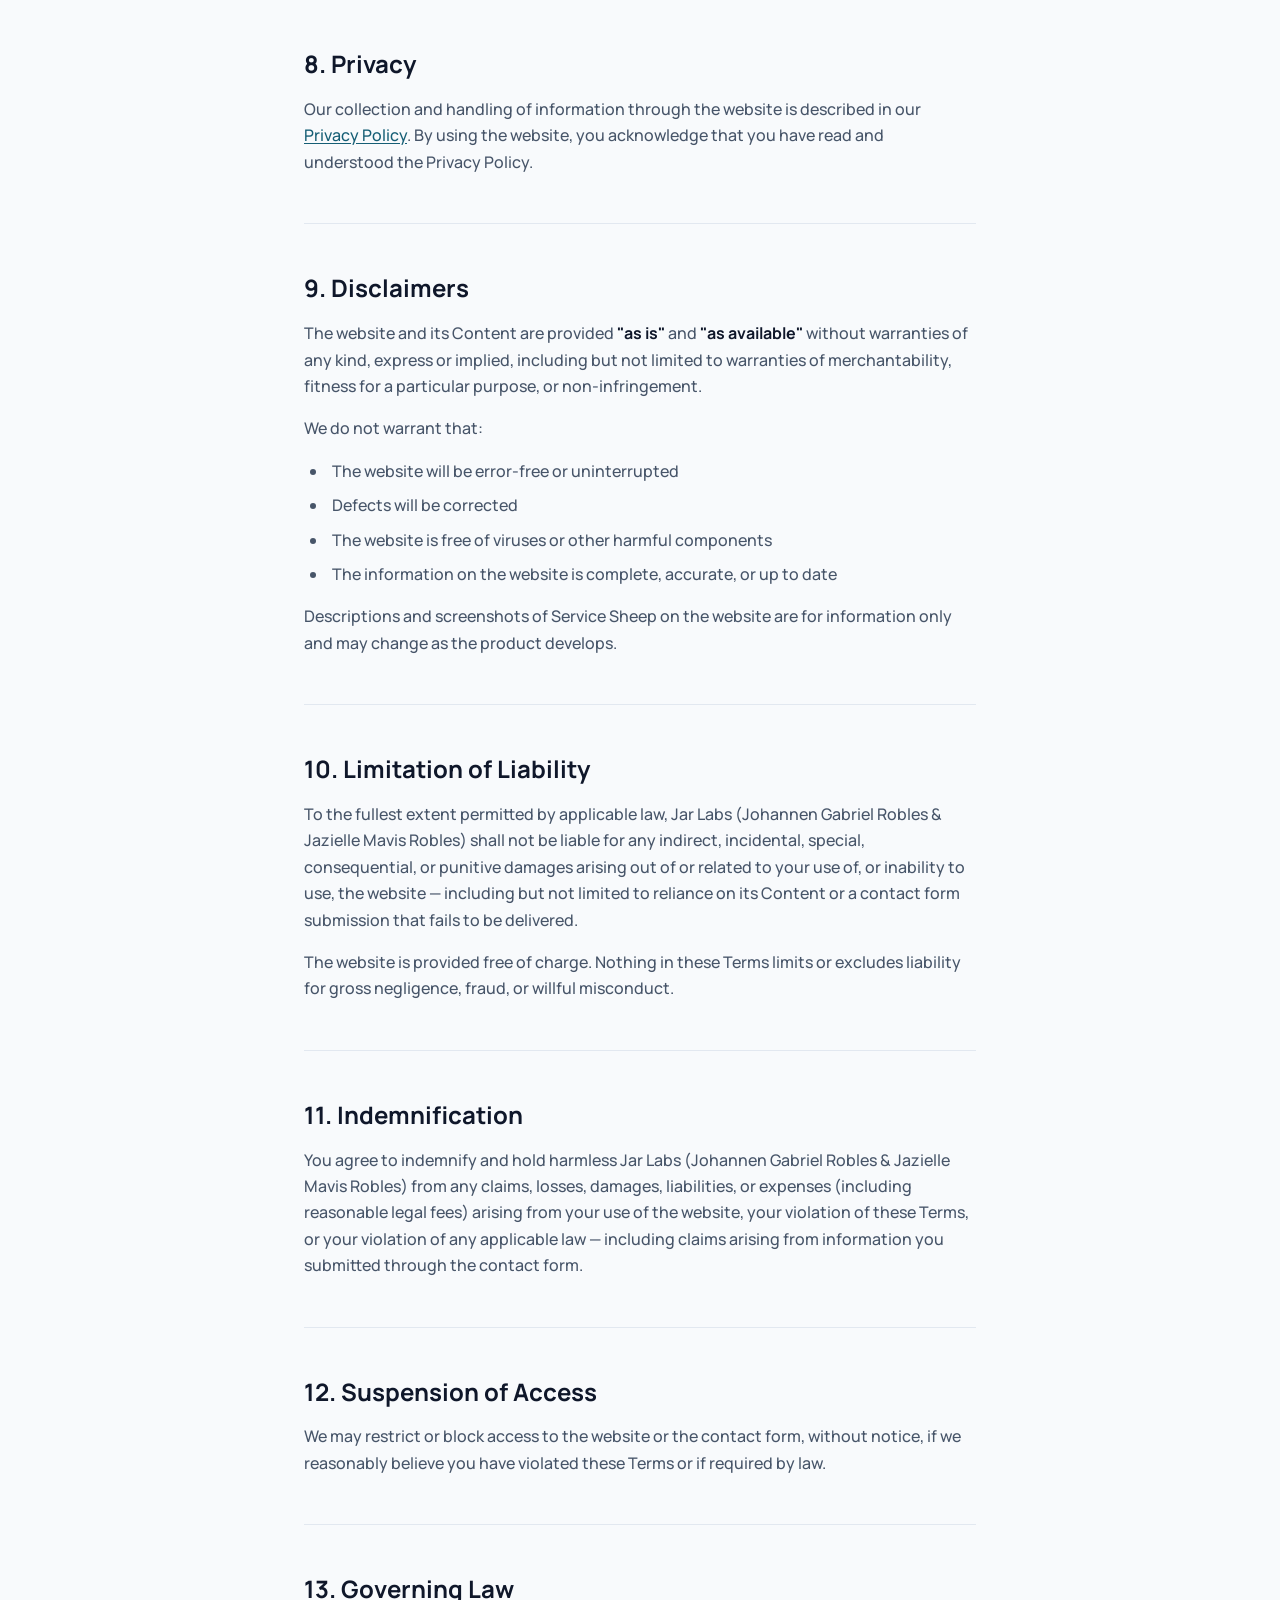
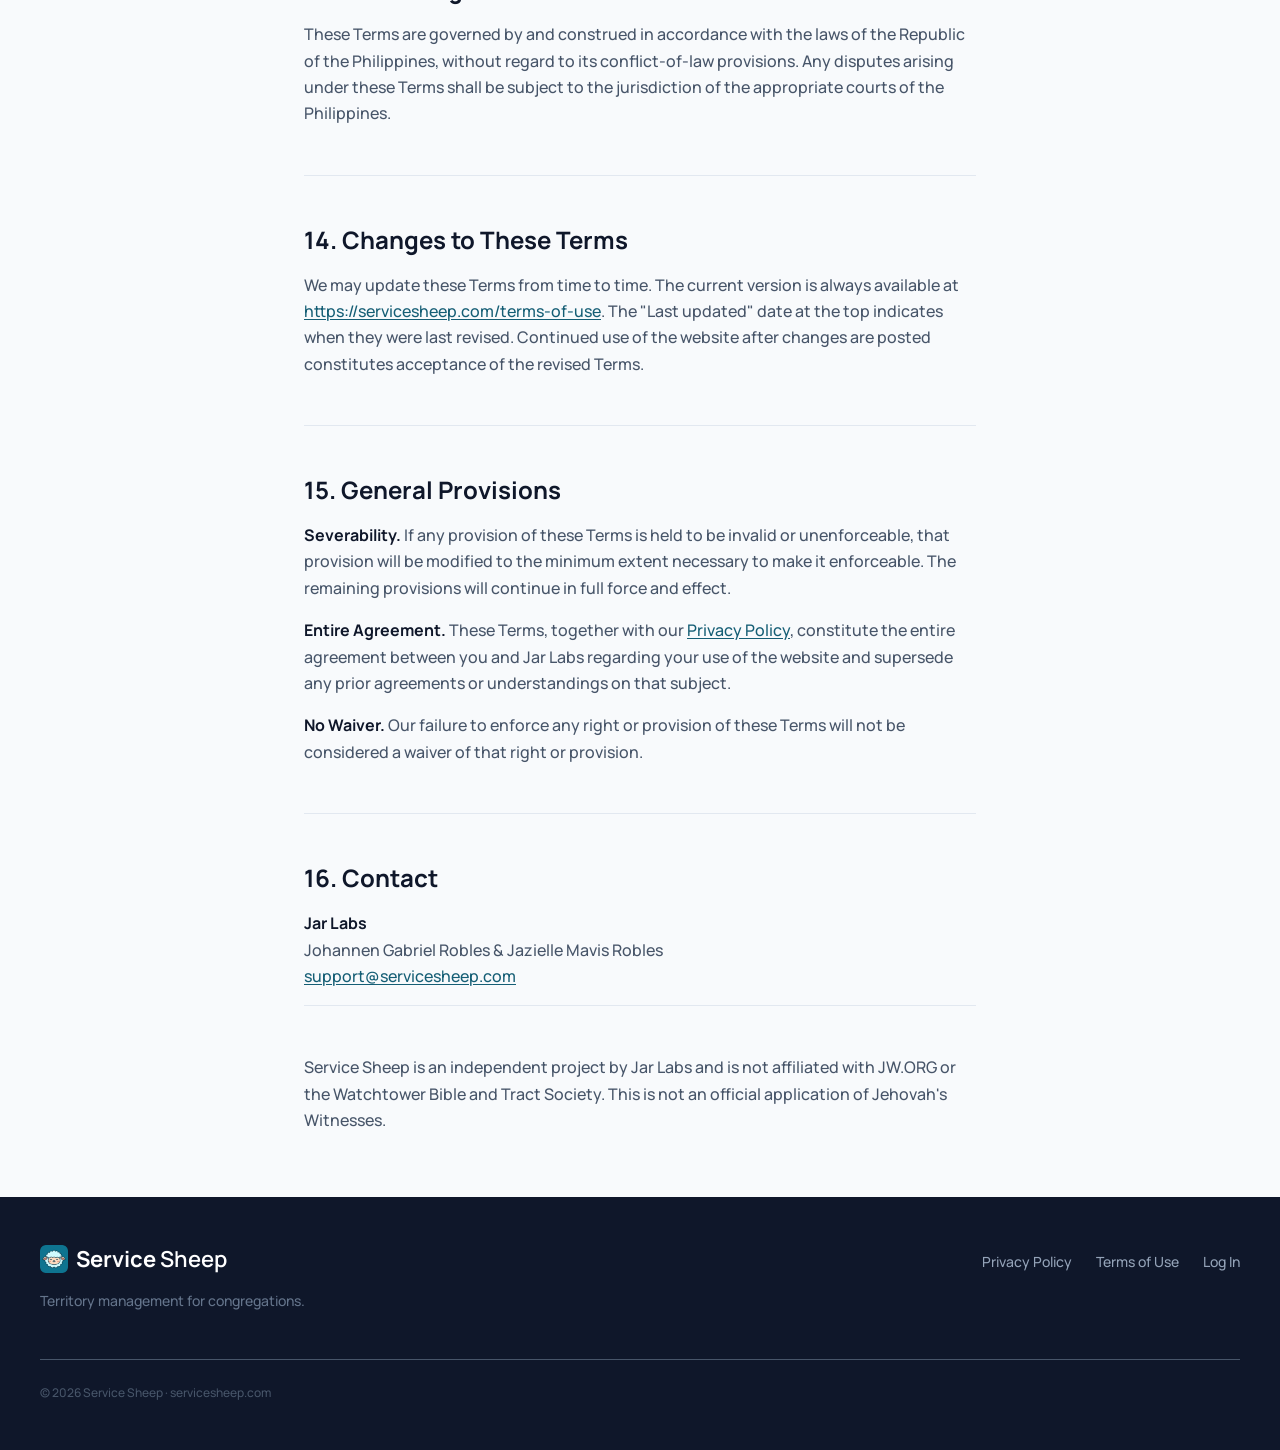
<file: terms-of-use/index.html>
<!DOCTYPE html>
<html lang="en">
<head>
  <meta charset="utf-8">
  <meta name="viewport" content="width=device-width, initial-scale=1">
  <title>Terms of Use — Service Sheep</title>
  <!-- Keep legal pages out of search results (their disclaimer names JW.ORG / Watchtower) -->
  <meta name="robots" content="noindex">
  <meta name="description" content="The terms that govern your use of the Service Sheep website and its contact form.">

  <!-- Favicons / PWA -->
  <link rel="icon" type="image/png" href="/favicon-96x96.png" sizes="96x96">
  <link rel="icon" type="image/svg+xml" href="/favicon.svg">
  <link rel="shortcut icon" href="/favicon.ico">
  <link rel="apple-touch-icon" sizes="180x180" href="/apple-touch-icon.png">
  <link rel="manifest" href="/site.webmanifest">
  <meta name="apple-mobile-web-app-title" content="Service Sheep">
  <meta name="theme-color" content="#0e7490">

  <!-- Manrope — self-hosted (no external request, so the page never stalls on a blocked font server) -->
  <link rel="preload" href="/assets/fonts/manrope-latin.woff2" as="font" type="font/woff2" crossorigin>
  <link rel="stylesheet" href="/css/fonts.css">

  <!-- Design system -->
  <link rel="stylesheet" href="/css/tokens.css">
  <link rel="stylesheet" href="/css/base.css">
  <link rel="stylesheet" href="/css/components.css">
  <link rel="stylesheet" href="/css/site-header.css">
  <link rel="stylesheet" href="/css/site-footer.css">
  <link rel="stylesheet" href="/css/legal.css">

  <!-- Component registry (modules defer automatically) -->
  <script type="module" src="/js/main.js"></script>
  <!-- Mobile nav menu toggle -->
  <script type="module" src="/js/site-header.js"></script>
</head>
<body>
  <!-- ── Header ─────────────────────────────────────────────── -->
  <header class="site-header">
    <div class="container container--wide site-header__inner">
      <div class="site-header__brand">
        <!-- Mobile only (below 1024px) -->
        <button class="site-header__toggle" type="button" aria-expanded="false" aria-controls="site-nav" aria-label="Open menu">
          <svg class="site-header__toggle-icon site-header__toggle-icon--open" aria-hidden="true" viewBox="0 0 256 256" fill="currentColor"><path d="M224,128a8,8,0,0,1-8,8H40a8,8,0,0,1,0-16H216A8,8,0,0,1,224,128ZM40,72H216a8,8,0,0,0,0-16H40a8,8,0,0,0,0,16ZM216,184H40a8,8,0,0,0,0,16H216a8,8,0,0,0,0-16Z"/></svg>
          <svg class="site-header__toggle-icon site-header__toggle-icon--close" aria-hidden="true" viewBox="0 0 256 256" fill="currentColor"><path d="M205.66,194.34a8,8,0,0,1-11.32,11.32L128,139.31,61.66,205.66a8,8,0,0,1-11.32-11.32L116.69,128,50.34,61.66A8,8,0,0,1,61.66,50.34L128,116.69l66.34-66.35a8,8,0,0,1,11.32,11.32L139.31,128Z"/></svg>
        </button>

        <a class="wordmark" href="/">
          <span class="wordmark__mark">
            <img src="/favicon-96x96.png" alt="" width="32" height="32">
          </span>
          <span class="wordmark__text">Service <span class="wordmark__sheep">Sheep</span></span>
        </a>
      </div>

      <!-- One nav for both layouts: a centered row on desktop, a slide-down panel on mobile.
           Admin Work / Field Work jump to the home page's showcase sections; Support opens /support.
           Contact shows only on desktop (mobile has the Contact button in the bar);
           Log In shows only in the mobile menu (desktop has the Log In button). -->
      <nav id="site-nav" class="site-nav" aria-label="Main">
        <ul class="site-nav__list">
          <li><a class="site-nav__link" href="/#admin-work"><span>Admin Work</span><svg class="site-nav__caret" aria-hidden="true" viewBox="0 0 256 256" fill="currentColor"><path d="M181.66,133.66l-80,80a8,8,0,0,1-11.32-11.32L164.69,128,90.34,53.66a8,8,0,0,1,11.32-11.32l80,80A8,8,0,0,1,181.66,133.66Z"/></svg></a></li>
          <li><a class="site-nav__link" href="/#field-work"><span>Field Work</span><svg class="site-nav__caret" aria-hidden="true" viewBox="0 0 256 256" fill="currentColor"><path d="M181.66,133.66l-80,80a8,8,0,0,1-11.32-11.32L164.69,128,90.34,53.66a8,8,0,0,1,11.32-11.32l80,80A8,8,0,0,1,181.66,133.66Z"/></svg></a></li>
          <li class="site-nav__item--desktop"><a class="site-nav__link" href="/contact"><span>Contact</span><svg class="site-nav__caret" aria-hidden="true" viewBox="0 0 256 256" fill="currentColor"><path d="M181.66,133.66l-80,80a8,8,0,0,1-11.32-11.32L164.69,128,90.34,53.66a8,8,0,0,1,11.32-11.32l80,80A8,8,0,0,1,181.66,133.66Z"/></svg></a></li>
          <li><a class="site-nav__link" href="/support"><span>Support</span><svg class="site-nav__caret" aria-hidden="true" viewBox="0 0 256 256" fill="currentColor"><path d="M181.66,133.66l-80,80a8,8,0,0,1-11.32-11.32L164.69,128,90.34,53.66a8,8,0,0,1,11.32-11.32l80,80A8,8,0,0,1,181.66,133.66Z"/></svg></a></li>
          <li class="site-nav__item--mobile"><a class="site-nav__link" href="https://console.servicesheep.com" target="_blank" rel="noopener"><span>Log In</span><svg class="site-nav__caret" aria-hidden="true" viewBox="0 0 256 256" fill="currentColor"><path d="M181.66,133.66l-80,80a8,8,0,0,1-11.32-11.32L164.69,128,90.34,53.66a8,8,0,0,1,11.32-11.32l80,80A8,8,0,0,1,181.66,133.66Z"/></svg></a></li>
        </ul>
      </nav>

      <div class="site-header__login">
        <!-- Below 1024px: Contact (primary, small). From 1024px up: Log In (ghost, medium). -->
        <ui-button class="site-header__contact" href="/contact" size="small" data-label="Contact"></ui-button>
        <ui-button class="site-header__login-button" href="https://console.servicesheep.com" target="_blank" rel="noopener"
                   variant="text" data-label="Log In"></ui-button>
      </div>
    </div>

    <!-- Dims the page while the mobile menu is open; tapping it closes the menu -->
    <div class="site-header__scrim" aria-hidden="true"></div>
  </header>

  <!-- The website's own legal page (the mobile app's live under /app/legal/) -->
  <main class="container legal">
    <h1 class="legal__title">Terms of Use</h1>
    <p class="legal__meta">
      <strong>Service Sheep website</strong><br>
      <span class="legal__meta-updated">Last updated: September 25, 2026</span>
    </p>

    <h2>1. Overview</h2>
    <p>Service Sheep is a field ministry territory management platform developed by Jar Labs (Johannen Gabriel Robles &amp; Jazielle Mavis Robles). These Terms of Use cover the Service Sheep website at <a href="https://servicesheep.com">servicesheep.com</a> only, including its contact form.</p>
    <p>By accessing or using the website, you agree to be bound by these Terms. If you do not agree, do not use the website.</p>
    <p>The Service Sheep mobile app and web console are separate products with their own terms: the <a href="/app/legal/terms-of-use">mobile app terms of use</a> and the <a href="https://console.servicesheep.com/legal/terms-of-use" target="_blank" rel="noopener">web console terms of use</a>.</p>

    <h2>2. Definitions</h2>
    <ul>
      <li><strong>"We," "us," "our"</strong> — Jar Labs (Johannen Gabriel Robles &amp; Jazielle Mavis Robles), the developers of Service Sheep.</li>
      <li><strong>"You," "your," "visitor"</strong> — any person visiting or using the website.</li>
      <li><strong>"The website"</strong> — the Service Sheep website at servicesheep.com that these Terms cover, excluding the mobile app's pages under <code>/app</code>.</li>
      <li><strong>"The contact form"</strong> — the form on the website's <a href="/contact">Contact</a> page.</li>
      <li><strong>"Content"</strong> — all text, images, illustrations, logos, screenshots, design, and code on the website.</li>
    </ul>

    <h2>3. Use of the Website</h2>
    <p>The website provides information about Service Sheep and a way to contact us about setting it up for your congregation. <strong>Service Sheep is intended for use in the Philippines only.</strong></p>
    <p>You may browse the website and use the contact form for your own personal, non-commercial purposes, in accordance with these Terms. You must be at least 16 years old to submit the contact form.</p>

    <h2>4. Acceptable Use</h2>
    <p>You may not use the website to:</p>
    <ul>
      <li>Submit false, misleading, or spam requests through the contact form, or submit it on someone else's behalf without their permission</li>
      <li>Impersonate any person, congregation, or organization</li>
      <li>Attempt to bypass, disable, or interfere with the reCAPTCHA spam protection or any other security feature</li>
      <li>Use bots, scrapers, or other automated means to access, copy, or submit to the website</li>
      <li>Upload or send viruses or any other harmful code</li>
      <li>Interfere with the proper functioning of the website or the services it relies on</li>
      <li>Use the website in any manner that violates applicable law or regulation</li>
    </ul>

    <h2>5. Contact Form Submissions</h2>
    <p>When you submit the contact form, you confirm that the information you provide is accurate and that it is yours to share. Please do not include information about other people, such as householders.</p>
    <p>Submitting the contact form does not create an account and does not guarantee that Service Sheep will be set up for your congregation. We may decline or ignore any request, including those that appear to be spam or abuse.</p>
    <p>How we handle the information you submit is described in our <a href="/privacy">Privacy Policy</a>.</p>

    <h2>6. Intellectual Property</h2>
    <p>The website and its Content, including the Service Sheep name, logo, sheep illustrations, screenshots, and design, are owned by Jar Labs and protected by intellectual property laws. These Terms do not transfer any ownership rights to you. All rights not expressly granted are reserved.</p>
    <p>Without our prior written permission, you may not:</p>
    <ul>
      <li>Copy, reproduce, republish, or distribute the website or its Content</li>
      <li>Duplicate, mirror, or frame the website, or create a website or app that imitates it</li>
      <li>Modify or create derivative works from the Content</li>
      <li>Use the Service Sheep name or logo in a way that suggests we endorse you or your product</li>
      <li>Remove or obscure any proprietary notices</li>
    </ul>
    <p>You may link to the website, provided you do so in a way that is fair and does not misrepresent your relationship with us.</p>

    <h2>7. Third-Party Services and Links</h2>
    <p>The website relies on the following third-party services:</p>
    <ul>
      <li><strong>EmailJS</strong> — delivers contact form submissions to us. See <a href="https://www.emailjs.com/legal/privacy-policy/" target="_blank" rel="noopener">EmailJS's privacy policy</a>.</li>
      <li><strong>Google reCAPTCHA</strong> — protects the contact form from spam. Its use is subject to Google's <a href="https://policies.google.com/privacy" target="_blank" rel="noopener">Privacy Policy</a> and <a href="https://policies.google.com/terms" target="_blank" rel="noopener">Terms of Service</a>.</li>
      <li><strong>GitHub Pages</strong> — hosts the website. See <a href="https://docs.github.com/site-policy/privacy-policies/github-general-privacy-statement" target="_blank" rel="noopener">GitHub's General Privacy Statement</a>.</li>
    </ul>
    <p>The website also links to other sites, such as the Service Sheep web console and app stores. We are not responsible for the content or practices of third-party services and sites.</p>

    <h2>8. Privacy</h2>
    <p>Our collection and handling of information through the website is described in our <a href="/privacy">Privacy Policy</a>. By using the website, you acknowledge that you have read and understood the Privacy Policy.</p>

    <h2>9. Disclaimers</h2>
    <p>The website and its Content are provided <strong>"as is"</strong> and <strong>"as available"</strong> without warranties of any kind, express or implied, including but not limited to warranties of merchantability, fitness for a particular purpose, or non-infringement.</p>
    <p>We do not warrant that:</p>
    <ul>
      <li>The website will be error-free or uninterrupted</li>
      <li>Defects will be corrected</li>
      <li>The website is free of viruses or other harmful components</li>
      <li>The information on the website is complete, accurate, or up to date</li>
    </ul>
    <p>Descriptions and screenshots of Service Sheep on the website are for information only and may change as the product develops.</p>

    <h2>10. Limitation of Liability</h2>
    <p>To the fullest extent permitted by applicable law, Jar Labs (Johannen Gabriel Robles &amp; Jazielle Mavis Robles) shall not be liable for any indirect, incidental, special, consequential, or punitive damages arising out of or related to your use of, or inability to use, the website — including but not limited to reliance on its Content or a contact form submission that fails to be delivered.</p>
    <p>The website is provided free of charge. Nothing in these Terms limits or excludes liability for gross negligence, fraud, or willful misconduct.</p>

    <h2>11. Indemnification</h2>
    <p>You agree to indemnify and hold harmless Jar Labs (Johannen Gabriel Robles &amp; Jazielle Mavis Robles) from any claims, losses, damages, liabilities, or expenses (including reasonable legal fees) arising from your use of the website, your violation of these Terms, or your violation of any applicable law — including claims arising from information you submitted through the contact form.</p>

    <h2>12. Suspension of Access</h2>
    <p>We may restrict or block access to the website or the contact form, without notice, if we reasonably believe you have violated these Terms or if required by law.</p>

    <h2>13. Governing Law</h2>
    <p>These Terms are governed by and construed in accordance with the laws of the Republic of the Philippines, without regard to its conflict-of-law provisions. Any disputes arising under these Terms shall be subject to the jurisdiction of the appropriate courts of the Philippines.</p>

    <h2>14. Changes to These Terms</h2>
    <p>We may update these Terms from time to time. The current version is always available at <a href="https://servicesheep.com/terms-of-use">https://servicesheep.com/terms-of-use</a>. The "Last updated" date at the top indicates when they were last revised. Continued use of the website after changes are posted constitutes acceptance of the revised Terms.</p>

    <h2>15. General Provisions</h2>
    <p><strong>Severability.</strong> If any provision of these Terms is held to be invalid or unenforceable, that provision will be modified to the minimum extent necessary to make it enforceable. The remaining provisions will continue in full force and effect.</p>
    <p><strong>Entire Agreement.</strong> These Terms, together with our <a href="/privacy">Privacy Policy</a>, constitute the entire agreement between you and Jar Labs regarding your use of the website and supersede any prior agreements or understandings on that subject.</p>
    <p><strong>No Waiver.</strong> Our failure to enforce any right or provision of these Terms will not be considered a waiver of that right or provision.</p>

    <h2>16. Contact</h2>
    <p>
      <strong>Jar Labs</strong><br>
      Johannen Gabriel Robles &amp; Jazielle Mavis Robles<br>
      <a href="mailto:support@servicesheep.com">support@servicesheep.com</a>
    </p>

    <p class="legal__disclaimer">Service Sheep is an independent project by Jar Labs and is not affiliated with JW.ORG or the Watchtower Bible and Tract Society. This is not an official application of Jehovah's Witnesses.</p>
  </main>

  <!-- ── Footer ───────────────────────────────────────────── -->
  <footer class="site-footer site-footer--compact">
    <div class="container container--wide">
      <div class="site-footer__bottom">
        <div class="site-footer__brand">
          <a class="site-footer__logo" href="/">
            <img src="/favicon-96x96.png" alt="" width="28" height="28" loading="lazy" decoding="async">
            <span class="site-footer__logo-text">Service <span class="site-footer__logo-sheep">Sheep</span></span>
          </a>
          <p class="site-footer__tagline">Territory management for congregations.</p>
        </div>
        <nav class="site-footer__nav" aria-label="Footer">
          <ul class="site-footer__links">
            <li><a href="/privacy">Privacy Policy</a></li>
            <li><a href="/terms-of-use" aria-current="page">Terms of Use</a></li>
            <li><a href="https://console.servicesheep.com" target="_blank" rel="noopener">Log In</a></li>
          </ul>
        </nav>
      </div>

      <hr class="site-footer__divider site-footer__divider--bottom">
      <p class="site-footer__copyright">© 2026 Service Sheep · servicesheep.com</p>
    </div>
  </footer>
</body>
</html>
</file>
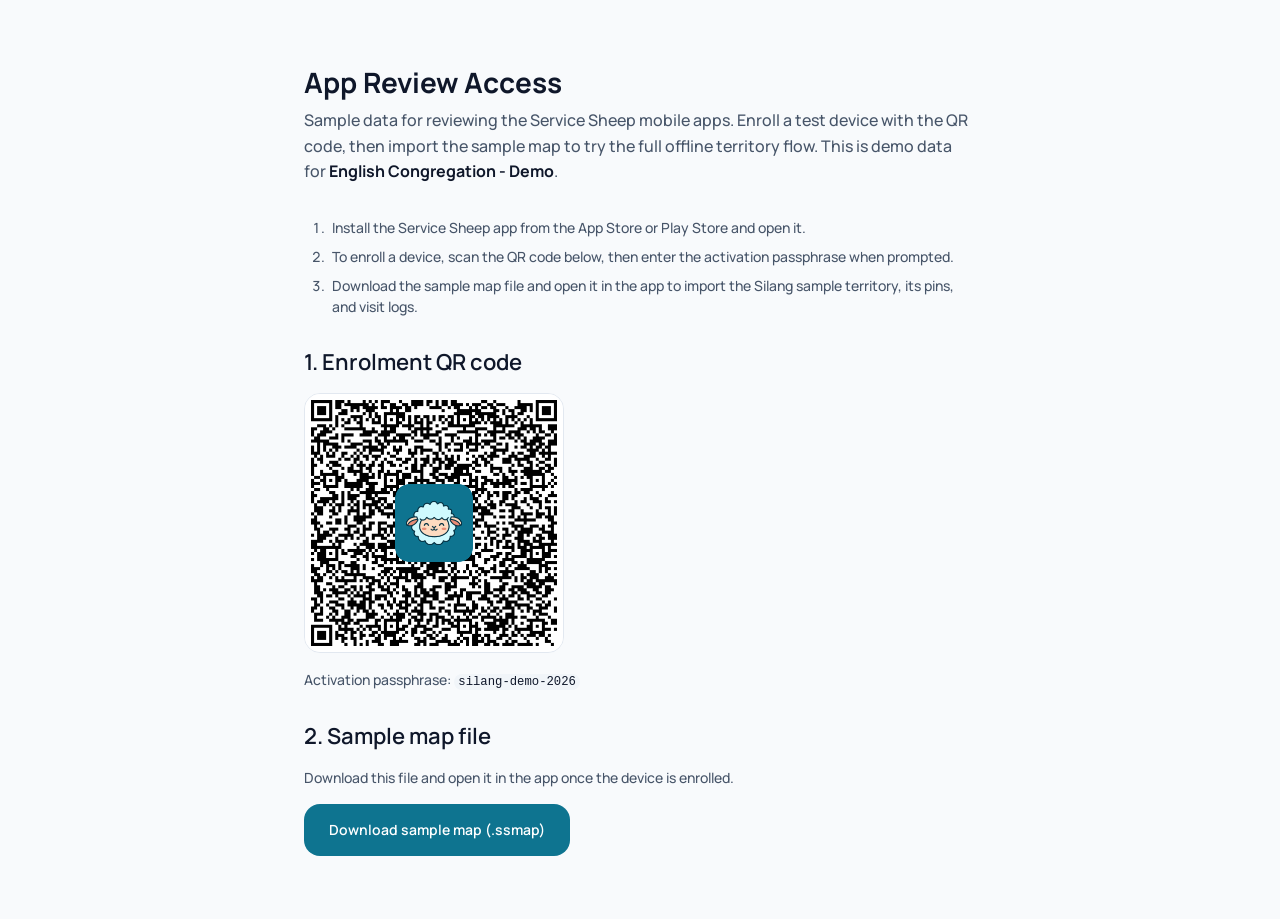
<file: app/review/index.html>
<!DOCTYPE html>
<html lang="en">
<head>
  <meta charset="utf-8">
  <meta name="viewport" content="width=device-width, initial-scale=1">
  <meta name="robots" content="noindex">
  <title>App Review Access — Service Sheep</title>

  <!-- Favicons / PWA -->
  <link rel="icon" type="image/png" href="/favicon-96x96.png" sizes="96x96">
  <link rel="icon" type="image/svg+xml" href="/favicon.svg">
  <link rel="shortcut icon" href="/favicon.ico">
  <link rel="apple-touch-icon" sizes="180x180" href="/apple-touch-icon.png">
  <link rel="manifest" href="/site.webmanifest">
  <meta name="apple-mobile-web-app-title" content="Service Sheep">
  <meta name="theme-color" content="#0e7490">

  <!-- Manrope — self-hosted (no external request, so the page never stalls on a blocked font server) -->
  <link rel="preload" href="/assets/fonts/manrope-latin.woff2" as="font" type="font/woff2" crossorigin>
  <link rel="stylesheet" href="/css/fonts.css">

  <!-- Design system -->
  <link rel="stylesheet" href="/css/tokens.css">
  <link rel="stylesheet" href="/css/base.css">
  <link rel="stylesheet" href="/css/components.css">
  <link rel="stylesheet" href="/css/review.css">
</head>
<body>
  <main class="container review">
    <header class="review__header">
      <h1 class="review__title">App Review Access</h1>
      <p class="review__intro">
        Sample data for reviewing the Service Sheep mobile apps. Enroll a test device with the
        QR code, then import the sample map to try the full offline territory flow. This is demo
        data for <strong>English Congregation - Demo</strong>.
      </p>
    </header>

    <ol class="review__steps">
      <li>Install the Service Sheep app from the App Store or Play Store and open it.</li>
      <li>To enroll a device, scan the QR code below, then enter the activation passphrase when prompted.</li>
      <li>Download the sample map file and open it in the app to import the Silang sample territory, its pins, and visit logs.</li>
    </ol>

    <section class="review__section">
      <h2 class="review__heading">1. Enrolment QR code</h2>
      <img class="review__qr"
           src="/app/review/enrollment-qr.webp"
           alt="Device enrolment QR code"
           width="260" height="260">
      <p class="review__text">
        Activation passphrase: <code class="review__passphrase">silang-demo-2026</code>
      </p>
    </section>

    <section class="review__section">
      <h2 class="review__heading">2. Sample map file</h2>
      <p class="review__text">
        Download this file and open it in the app once the device is enrolled.
      </p>
      <a class="button button--primary button--large"
         href="/app/review/sample-territory.ssmap"
         download>Download sample map (.ssmap)</a>
    </section>
  </main>
</body>
</html>
</file>
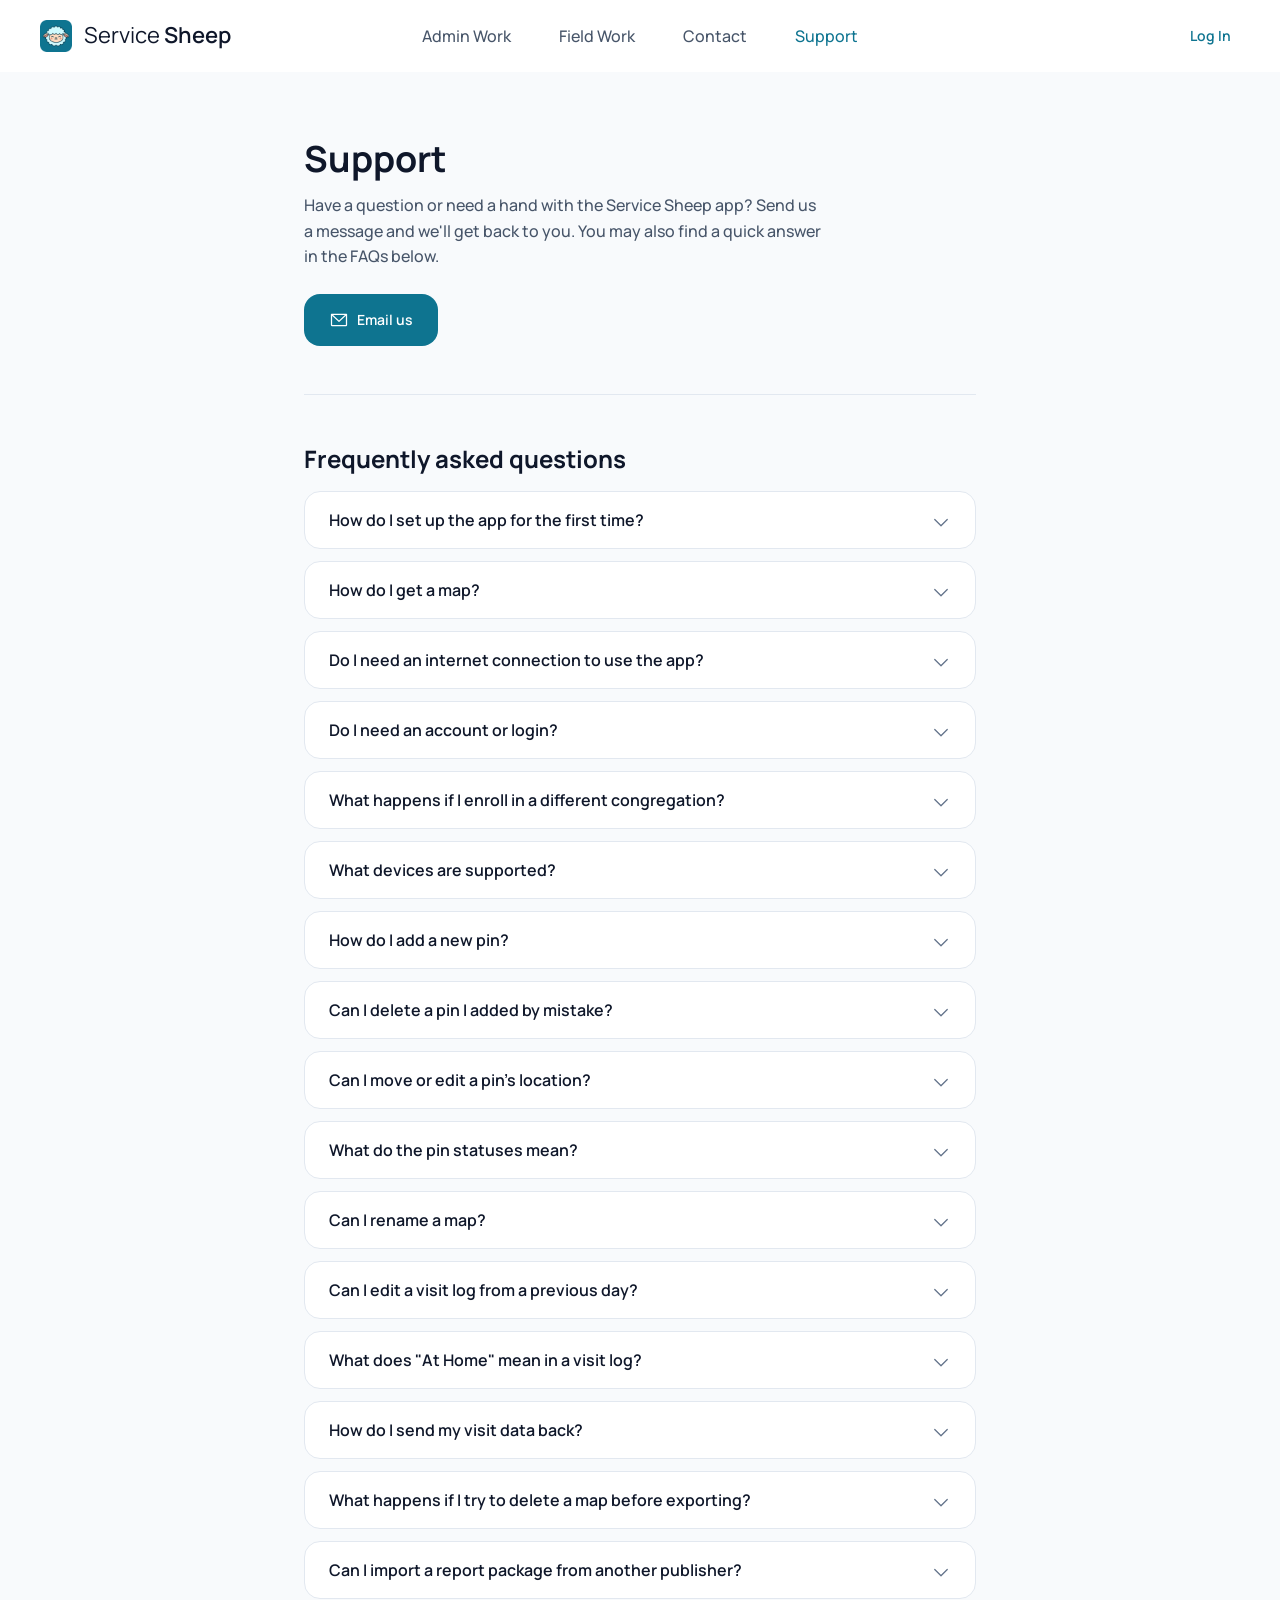
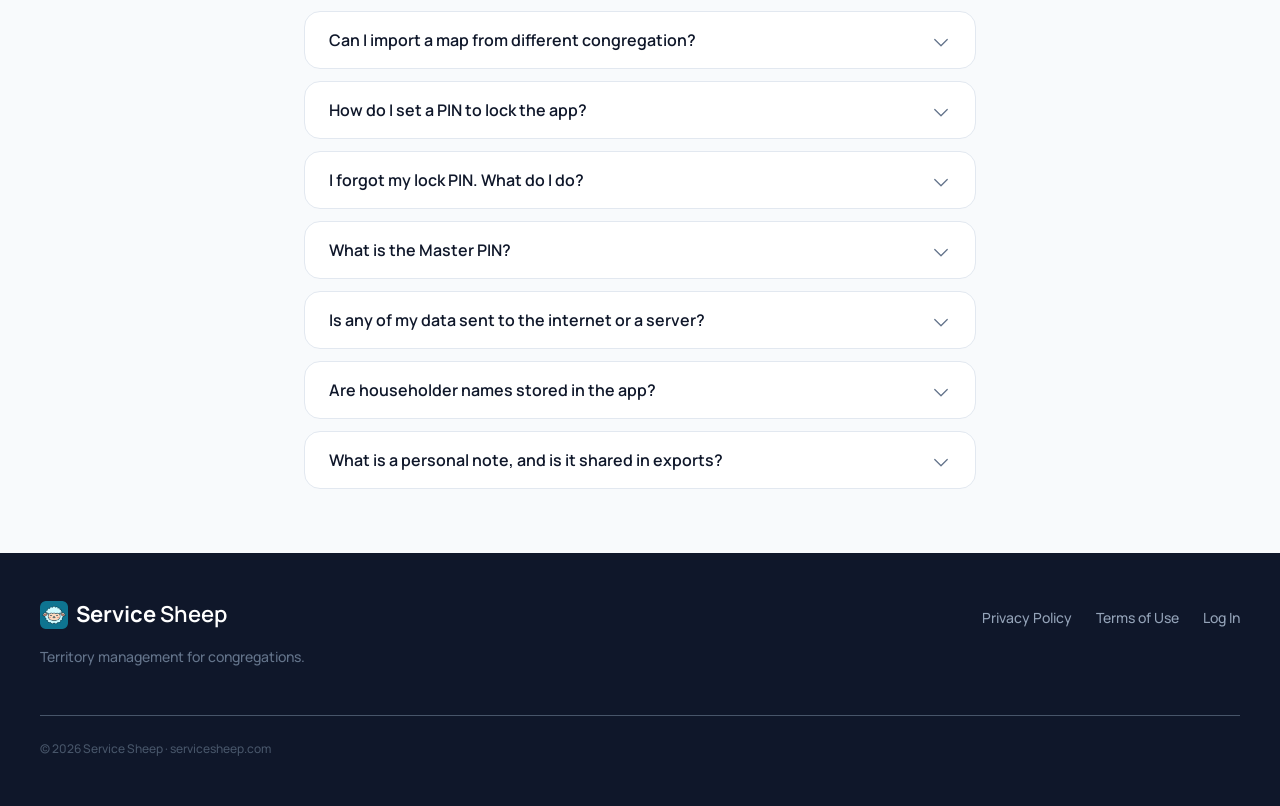
<file: app/support/index.html>
<!DOCTYPE html>
<html lang="en">
<head>
  <meta charset="utf-8">
  <meta name="viewport" content="width=device-width, initial-scale=1">
  <title>App Support — Service Sheep</title>
  <meta name="description" content="Help and frequently asked questions for the Service Sheep mobile app.">

  <!-- Favicons / PWA -->
  <link rel="icon" type="image/png" href="/favicon-96x96.png" sizes="96x96">
  <link rel="icon" type="image/svg+xml" href="/favicon.svg">
  <link rel="shortcut icon" href="/favicon.ico">
  <link rel="apple-touch-icon" sizes="180x180" href="/apple-touch-icon.png">
  <link rel="manifest" href="/site.webmanifest">
  <meta name="apple-mobile-web-app-title" content="Service Sheep">
  <meta name="theme-color" content="#0e7490">

  <!-- Manrope — self-hosted (no external request, so the page never stalls on a blocked font server) -->
  <link rel="preload" href="/assets/fonts/manrope-latin.woff2" as="font" type="font/woff2" crossorigin>
  <link rel="stylesheet" href="/css/fonts.css">

  <!-- Design system -->
  <link rel="stylesheet" href="/css/tokens.css">
  <link rel="stylesheet" href="/css/base.css">
  <link rel="stylesheet" href="/css/components.css">
  <link rel="stylesheet" href="/css/site-header.css">
  <link rel="stylesheet" href="/css/site-footer.css">
  <link rel="stylesheet" href="/css/faq.css">
  <link rel="stylesheet" href="/css/help.css">

  <!-- Component registry (modules defer automatically) -->
  <script type="module" src="/js/main.js"></script>
  <!-- Mobile nav menu toggle -->
  <script type="module" src="/js/site-header.js"></script>
</head>
<body>
  <!-- ── Header ─────────────────────────────────────────────── -->
  <header class="site-header">
    <div class="container container--wide site-header__inner">
      <div class="site-header__brand">
        <!-- Mobile only (below 1024px) -->
        <button class="site-header__toggle" type="button" aria-expanded="false" aria-controls="site-nav" aria-label="Open menu">
          <svg class="site-header__toggle-icon site-header__toggle-icon--open" aria-hidden="true" viewBox="0 0 256 256" fill="currentColor"><path d="M224,128a8,8,0,0,1-8,8H40a8,8,0,0,1,0-16H216A8,8,0,0,1,224,128ZM40,72H216a8,8,0,0,0,0-16H40a8,8,0,0,0,0,16ZM216,184H40a8,8,0,0,0,0,16H216a8,8,0,0,0,0-16Z"/></svg>
          <svg class="site-header__toggle-icon site-header__toggle-icon--close" aria-hidden="true" viewBox="0 0 256 256" fill="currentColor"><path d="M205.66,194.34a8,8,0,0,1-11.32,11.32L128,139.31,61.66,205.66a8,8,0,0,1-11.32-11.32L116.69,128,50.34,61.66A8,8,0,0,1,61.66,50.34L128,116.69l66.34-66.35a8,8,0,0,1,11.32,11.32L139.31,128Z"/></svg>
        </button>

        <a class="wordmark" href="/">
          <span class="wordmark__mark">
            <img src="/favicon-96x96.png" alt="" width="32" height="32">
          </span>
          <span class="wordmark__text">Service <span class="wordmark__sheep">Sheep</span></span>
        </a>
      </div>

      <!-- One nav for both layouts: a centered row on desktop, a slide-down panel on mobile.
           Admin Work / Field Work jump to the home page's showcase sections; Support is highlighted (this is its app sub-page).
           Contact shows only on desktop (mobile has the Contact button in the bar);
           Log In shows only in the mobile menu (desktop has the Log In button). -->
      <nav id="site-nav" class="site-nav" aria-label="Main">
        <ul class="site-nav__list">
          <li><a class="site-nav__link" href="/#admin-work"><span>Admin Work</span><svg class="site-nav__caret" aria-hidden="true" viewBox="0 0 256 256" fill="currentColor"><path d="M181.66,133.66l-80,80a8,8,0,0,1-11.32-11.32L164.69,128,90.34,53.66a8,8,0,0,1,11.32-11.32l80,80A8,8,0,0,1,181.66,133.66Z"/></svg></a></li>
          <li><a class="site-nav__link" href="/#field-work"><span>Field Work</span><svg class="site-nav__caret" aria-hidden="true" viewBox="0 0 256 256" fill="currentColor"><path d="M181.66,133.66l-80,80a8,8,0,0,1-11.32-11.32L164.69,128,90.34,53.66a8,8,0,0,1,11.32-11.32l80,80A8,8,0,0,1,181.66,133.66Z"/></svg></a></li>
          <li class="site-nav__item--desktop"><a class="site-nav__link" href="/contact"><span>Contact</span><svg class="site-nav__caret" aria-hidden="true" viewBox="0 0 256 256" fill="currentColor"><path d="M181.66,133.66l-80,80a8,8,0,0,1-11.32-11.32L164.69,128,90.34,53.66a8,8,0,0,1,11.32-11.32l80,80A8,8,0,0,1,181.66,133.66Z"/></svg></a></li>
          <li><a class="site-nav__link site-nav__link--active" href="/support"><span>Support</span><svg class="site-nav__caret" aria-hidden="true" viewBox="0 0 256 256" fill="currentColor"><path d="M181.66,133.66l-80,80a8,8,0,0,1-11.32-11.32L164.69,128,90.34,53.66a8,8,0,0,1,11.32-11.32l80,80A8,8,0,0,1,181.66,133.66Z"/></svg></a></li>
          <li class="site-nav__item--mobile"><a class="site-nav__link" href="https://console.servicesheep.com" target="_blank" rel="noopener"><span>Log In</span><svg class="site-nav__caret" aria-hidden="true" viewBox="0 0 256 256" fill="currentColor"><path d="M181.66,133.66l-80,80a8,8,0,0,1-11.32-11.32L164.69,128,90.34,53.66a8,8,0,0,1,11.32-11.32l80,80A8,8,0,0,1,181.66,133.66Z"/></svg></a></li>
        </ul>
      </nav>

      <div class="site-header__login">
        <!-- Below 1024px: Contact (primary, small). From 1024px up: Log In (ghost, medium). -->
        <ui-button class="site-header__contact" href="/contact" size="small" data-label="Contact"></ui-button>
        <ui-button class="site-header__login-button" href="https://console.servicesheep.com" target="_blank" rel="noopener"
                   variant="text" data-label="Log In"></ui-button>
      </div>
    </div>

    <!-- Dims the page while the mobile menu is open; tapping it closes the menu -->
    <div class="site-header__scrim" aria-hidden="true"></div>
  </header>

  <main class="container help">
    <!-- ── Hero ─────────────────────────────────────── -->
    <section class="help-hero">
      <h1 class="help-hero__title">Support</h1>
      <p class="help-hero__lead">
        Have a question or need a hand with the Service Sheep app? Send us a message and we'll get back to you. You may also find a quick answer in the FAQs below.
      </p>
      <div class="help-hero__actions">
        <ui-button href="mailto:support@servicesheep.com" size="large" data-label="Email us">
          <svg slot="leading" aria-hidden="true" viewBox="0 0 256 256" fill="currentColor"><path d="M224,48H32a8,8,0,0,0-8,8V192a16,16,0,0,0,16,16H216a16,16,0,0,0,16-16V56A8,8,0,0,0,224,48ZM203.43,64,128,133.15,52.57,64ZM216,192H40V74.19l82.59,75.71a8,8,0,0,0,10.82,0L216,74.19V192Z"/></svg>
        </ui-button>
      </div>
    </section>

    <!-- ── FAQ ──────────────────────────────────────────────── -->
    <section class="faq" aria-labelledby="faq-heading">
      <h2 class="faq__heading" id="faq-heading">Frequently asked questions</h2>

      <details class="faq__item">
        <summary class="faq__question">
          <span>How do I set up the app for the first time?</span>
          <svg class="faq__caret" aria-hidden="true" viewBox="0 0 256 256" fill="currentColor"><path d="M213.66,101.66l-80,80a8,8,0,0,1-11.32,0l-80-80A8,8,0,0,1,53.66,90.34L128,164.69l74.34-74.35a8,8,0,0,1,11.32,11.32Z"/></svg>
        </summary>
        <div class="faq__answer">
          <p>Your device must be enrolled to your congregation before you can import maps. On the Home Screen, tap "Scan QR Code" (or "Import QR Code") and use the enrollment QR code from your Field Service Group Overseer (FSGO). Your overseer then enters the activation passphrase to finish enrollment. This is a one-time setup that links your device to your congregation.</p>
        </div>
      </details>

      <details class="faq__item">
        <summary class="faq__question">
          <span>How do I get a map?</span>
          <svg class="faq__caret" aria-hidden="true" viewBox="0 0 256 256" fill="currentColor"><path d="M213.66,101.66l-80,80a8,8,0,0,1-11.32,0l-80-80A8,8,0,0,1,53.66,90.34L128,164.69l74.34-74.35a8,8,0,0,1,11.32,11.32Z"/></svg>
        </summary>
        <div class="faq__answer">
          <p>First make sure your device is enrolled to your congregation (see "How do I set up the app for the first time?"). Then ask your Field Service Group Overseer (FSGO) to send you a .ssmap file, tap the import button on the Home Screen, and select the file.</p>
        </div>
      </details>

      <details class="faq__item">
        <summary class="faq__question">
          <span>Do I need an internet connection to use the app?</span>
          <svg class="faq__caret" aria-hidden="true" viewBox="0 0 256 256" fill="currentColor"><path d="M213.66,101.66l-80,80a8,8,0,0,1-11.32,0l-80-80A8,8,0,0,1,53.66,90.34L128,164.69l74.34-74.35a8,8,0,0,1,11.32,11.32Z"/></svg>
        </summary>
        <div class="faq__answer">
          <p>No. Service Sheep is offline first. The only time it needs the internet is the first time you open a map you've imported, to download that map. After that, you can work the map in the field with no internet at all. Enrolling, importing maps, recording visits, and exporting all work without a connection.</p>
        </div>
      </details>

      <details class="faq__item">
        <summary class="faq__question">
          <span>Do I need an account or login?</span>
          <svg class="faq__caret" aria-hidden="true" viewBox="0 0 256 256" fill="currentColor"><path d="M213.66,101.66l-80,80a8,8,0,0,1-11.32,0l-80-80A8,8,0,0,1,53.66,90.34L128,164.69l74.34-74.35a8,8,0,0,1,11.32,11.32Z"/></svg>
        </summary>
        <div class="faq__answer">
          <p>No account, login, email, or password is needed. The app does require a one-time device enrollment to your congregation using a QR code and activation passphrase from your overseer — see "How do I set up the app for the first time?"</p>
        </div>
      </details>

      <details class="faq__item">
        <summary class="faq__question">
          <span>What happens if I enroll in a different congregation?</span>
          <svg class="faq__caret" aria-hidden="true" viewBox="0 0 256 256" fill="currentColor"><path d="M213.66,101.66l-80,80a8,8,0,0,1-11.32,0l-80-80A8,8,0,0,1,53.66,90.34L128,164.69l74.34-74.35a8,8,0,0,1,11.32,11.32Z"/></svg>
        </summary>
        <div class="faq__answer">
          <p>Enrolling your device into a different congregation erases all territory maps, pins, and visit logs on the device, to prevent mixing data between congregations. Your personal notes are kept. Re-enrolling into the same congregation does not delete anything. Always export any unsent data before switching. (Uninstalling the app is different — it permanently removes everything, including your personal notes.)</p>
        </div>
      </details>

      <details class="faq__item">
        <summary class="faq__question">
          <span>What devices are supported?</span>
          <svg class="faq__caret" aria-hidden="true" viewBox="0 0 256 256" fill="currentColor"><path d="M213.66,101.66l-80,80a8,8,0,0,1-11.32,0l-80-80A8,8,0,0,1,53.66,90.34L128,164.69l74.34-74.35a8,8,0,0,1,11.32,11.32Z"/></svg>
        </summary>
        <div class="faq__answer">
          <p>iOS 14 and later, and Android 10 and later. Your device must have GPS capability.</p>
        </div>
      </details>

      <details class="faq__item">
        <summary class="faq__question">
          <span>How do I add a new pin?</span>
          <svg class="faq__caret" aria-hidden="true" viewBox="0 0 256 256" fill="currentColor"><path d="M213.66,101.66l-80,80a8,8,0,0,1-11.32,0l-80-80A8,8,0,0,1,53.66,90.34L128,164.69l74.34-74.35a8,8,0,0,1,11.32,11.32Z"/></svg>
        </summary>
        <div class="faq__answer">
          <p>Long-press anywhere inside the territory boundary on the map, then tap Add Pin.</p>
        </div>
      </details>

      <details class="faq__item">
        <summary class="faq__question">
          <span>Can I delete a pin I added by mistake?</span>
          <svg class="faq__caret" aria-hidden="true" viewBox="0 0 256 256" fill="currentColor"><path d="M213.66,101.66l-80,80a8,8,0,0,1-11.32,0l-80-80A8,8,0,0,1,53.66,90.34L128,164.69l74.34-74.35a8,8,0,0,1,11.32,11.32Z"/></svg>
        </summary>
        <div class="faq__answer">
          <p>Only if you added it on the current day. Pins from previous days cannot be deleted within the app.</p>
        </div>
      </details>

      <details class="faq__item">
        <summary class="faq__question">
          <span>Can I move or edit a pin's location?</span>
          <svg class="faq__caret" aria-hidden="true" viewBox="0 0 256 256" fill="currentColor"><path d="M213.66,101.66l-80,80a8,8,0,0,1-11.32,0l-80-80A8,8,0,0,1,53.66,90.34L128,164.69l74.34-74.35a8,8,0,0,1,11.32,11.32Z"/></svg>
        </summary>
        <div class="faq__answer">
          <p>No. A pin's GPS coordinates are fixed at the point where you long-pressed and cannot be changed.</p>
        </div>
      </details>

      <details class="faq__item">
        <summary class="faq__question">
          <span>What do the pin statuses mean?</span>
          <svg class="faq__caret" aria-hidden="true" viewBox="0 0 256 256" fill="currentColor"><path d="M213.66,101.66l-80,80a8,8,0,0,1-11.32,0l-80-80A8,8,0,0,1,53.66,90.34L128,164.69l74.34-74.35a8,8,0,0,1,11.32,11.32Z"/></svg>
        </summary>
        <div class="faq__answer">
          <ul>
            <li><strong>UV — Unvisited:</strong> surveyed but not yet called on</li>
            <li><strong>IC — Initial Call:</strong> first visit made</li>
            <li><strong>RV — Return Visit:</strong> subsequent visits in progress</li>
            <li><strong>BS — Bible Study:</strong> person accepted a Bible study</li>
            <li><strong>NI — Not Interested:</strong> householder declined further visits</li>
            <li><strong>MO — Moved Out:</strong> no longer at this location</li>
            <li><strong>JW — Already a Witness:</strong> location is a fellow Christian</li>
            <li><strong>DNC — Do Not Call:</strong> do not revisit</li>
            <li><strong>WP — Wrong Pin:</strong> no English-speaking resident at this location</li>
          </ul>
        </div>
      </details>

      <details class="faq__item">
        <summary class="faq__question">
          <span>Can I rename a map?</span>
          <svg class="faq__caret" aria-hidden="true" viewBox="0 0 256 256" fill="currentColor"><path d="M213.66,101.66l-80,80a8,8,0,0,1-11.32,0l-80-80A8,8,0,0,1,53.66,90.34L128,164.69l74.34-74.35a8,8,0,0,1,11.32,11.32Z"/></svg>
        </summary>
        <div class="faq__answer">
          <p>No. Map code names (e.g., SLNG 01, TGTY 03) are set in the web console and cannot be changed in the app.</p>
        </div>
      </details>

      <details class="faq__item">
        <summary class="faq__question">
          <span>Can I edit a visit log from a previous day?</span>
          <svg class="faq__caret" aria-hidden="true" viewBox="0 0 256 256" fill="currentColor"><path d="M213.66,101.66l-80,80a8,8,0,0,1-11.32,0l-80-80A8,8,0,0,1,53.66,90.34L128,164.69l74.34-74.35a8,8,0,0,1,11.32,11.32Z"/></svg>
        </summary>
        <div class="faq__answer">
          <p>No. A visit log can only be edited on the day it was created — and this includes the personal note attached to it. After that day, both are locked. (Personal notes on pins are different: those can be edited at any time.)</p>
        </div>
      </details>

      <details class="faq__item">
        <summary class="faq__question">
          <span>What does "At Home" mean in a visit log?</span>
          <svg class="faq__caret" aria-hidden="true" viewBox="0 0 256 256" fill="currentColor"><path d="M213.66,101.66l-80,80a8,8,0,0,1-11.32,0l-80-80A8,8,0,0,1,53.66,90.34L128,164.69l74.34-74.35a8,8,0,0,1,11.32,11.32Z"/></svg>
        </summary>
        <div class="faq__answer">
          <p>It records whether the householder was present when you visited.</p>
        </div>
      </details>

      <details class="faq__item">
        <summary class="faq__question">
          <span>How do I send my visit data back?</span>
          <svg class="faq__caret" aria-hidden="true" viewBox="0 0 256 256" fill="currentColor"><path d="M213.66,101.66l-80,80a8,8,0,0,1-11.32,0l-80-80A8,8,0,0,1,53.66,90.34L128,164.69l74.34-74.35a8,8,0,0,1,11.32,11.32Z"/></svg>
        </summary>
        <div class="faq__answer">
          <p>Open the map, tap the export button in the top bar, and share the .ssrep file via WhatsApp, Messenger, AirDrop, email, or any sharing method on your device. Send it to your FSGO or territory servant.</p>
        </div>
      </details>

      <details class="faq__item">
        <summary class="faq__question">
          <span>What happens if I try to delete a map before exporting?</span>
          <svg class="faq__caret" aria-hidden="true" viewBox="0 0 256 256" fill="currentColor"><path d="M213.66,101.66l-80,80a8,8,0,0,1-11.32,0l-80-80A8,8,0,0,1,53.66,90.34L128,164.69l74.34-74.35a8,8,0,0,1,11.32,11.32Z"/></svg>
        </summary>
        <div class="faq__answer">
          <p>The app will warn you and block the deletion. You must export the map first, then slide to delete again.</p>
        </div>
      </details>

      <details class="faq__item">
        <summary class="faq__question">
          <span>Can I import a report package from another publisher?</span>
          <svg class="faq__caret" aria-hidden="true" viewBox="0 0 256 256" fill="currentColor"><path d="M213.66,101.66l-80,80a8,8,0,0,1-11.32,0l-80-80A8,8,0,0,1,53.66,90.34L128,164.69l74.34-74.35a8,8,0,0,1,11.32,11.32Z"/></svg>
        </summary>
        <div class="faq__answer">
          <p>No. Service Sheep only accepts map packages exported from the web console. Report packages are for the web console only.</p>
        </div>
      </details>

      <details class="faq__item">
        <summary class="faq__question">
          <span>Can I import a map from different congregation?</span>
          <svg class="faq__caret" aria-hidden="true" viewBox="0 0 256 256" fill="currentColor"><path d="M213.66,101.66l-80,80a8,8,0,0,1-11.32,0l-80-80A8,8,0,0,1,53.66,90.34L128,164.69l74.34-74.35a8,8,0,0,1,11.32,11.32Z"/></svg>
        </summary>
        <div class="faq__answer">
          <p>No. You can only import map packages exported from your device's enrolled congregation. This is to prevent mixing data between congregations</p>
        </div>
      </details>

      <details class="faq__item">
        <summary class="faq__question">
          <span>How do I set a PIN to lock the app?</span>
          <svg class="faq__caret" aria-hidden="true" viewBox="0 0 256 256" fill="currentColor"><path d="M213.66,101.66l-80,80a8,8,0,0,1-11.32,0l-80-80A8,8,0,0,1,53.66,90.34L128,164.69l74.34-74.35a8,8,0,0,1,11.32,11.32Z"/></svg>
        </summary>
        <div class="faq__answer">
          <p>Go to Settings → Security → and tap Lock PIN.</p>
        </div>
      </details>

      <details class="faq__item">
        <summary class="faq__question">
          <span>I forgot my lock PIN. What do I do?</span>
          <svg class="faq__caret" aria-hidden="true" viewBox="0 0 256 256" fill="currentColor"><path d="M213.66,101.66l-80,80a8,8,0,0,1-11.32,0l-80-80A8,8,0,0,1,53.66,90.34L128,164.69l74.34-74.35a8,8,0,0,1,11.32,11.32Z"/></svg>
        </summary>
        <div class="faq__answer">
          <p>On the lock screen, switch to entering the Master PIN instead. If no Master PIN was set, you will need to reinstall the app.</p>
          <p>Note: Reinstalling permanently removes all local data.</p>
        </div>
      </details>

      <details class="faq__item">
        <summary class="faq__question">
          <span>What is the Master PIN?</span>
          <svg class="faq__caret" aria-hidden="true" viewBox="0 0 256 256" fill="currentColor"><path d="M213.66,101.66l-80,80a8,8,0,0,1-11.32,0l-80-80A8,8,0,0,1,53.66,90.34L128,164.69l74.34-74.35a8,8,0,0,1,11.32,11.32Z"/></svg>
        </summary>
        <div class="faq__answer">
          <p>A master recovery PIN configured in Settings by the Field Service Group Overseer or Territory Servant. It lets you unlock the app if you forget your own lock PIN. It is strongly recommended to set this whenever you set a lock PIN.</p>
        </div>
      </details>

      <details class="faq__item">
        <summary class="faq__question">
          <span>Is any of my data sent to the internet or a server?</span>
          <svg class="faq__caret" aria-hidden="true" viewBox="0 0 256 256" fill="currentColor"><path d="M213.66,101.66l-80,80a8,8,0,0,1-11.32,0l-80-80A8,8,0,0,1,53.66,90.34L128,164.69l74.34-74.35a8,8,0,0,1,11.32,11.32Z"/></svg>
        </summary>
        <div class="faq__answer">
          <p>Your ministry data — maps, pins, visit logs, and personal notes — never leaves your device unless you manually tap export. There is no account, no cloud sync, and no analytics about how you use the app — your activity is never tracked. The app uses the internet for only three things: downloading a map the first time you open it, checking for and downloading app updates, and sending anonymous crash reports that are automatically stripped of all personal and ministry data before they are sent.</p>
        </div>
      </details>

      <details class="faq__item">
        <summary class="faq__question">
          <span>Are householder names stored in the app?</span>
          <svg class="faq__caret" aria-hidden="true" viewBox="0 0 256 256" fill="currentColor"><path d="M213.66,101.66l-80,80a8,8,0,0,1-11.32,0l-80-80A8,8,0,0,1,53.66,90.34L128,164.69l74.34-74.35a8,8,0,0,1,11.32,11.32Z"/></svg>
        </summary>
        <div class="faq__answer">
          <p>No. The app does not store names, nationality, or any personal information about householders. This is a deliberate privacy safeguard.</p>
        </div>
      </details>

      <details class="faq__item">
        <summary class="faq__question">
          <span>What is a personal note, and is it shared in exports?</span>
          <svg class="faq__caret" aria-hidden="true" viewBox="0 0 256 256" fill="currentColor"><path d="M213.66,101.66l-80,80a8,8,0,0,1-11.32,0l-80-80A8,8,0,0,1,53.66,90.34L128,164.69l74.34-74.35a8,8,0,0,1,11.32,11.32Z"/></svg>
        </summary>
        <div class="faq__answer">
          <p>A personal note is free-text you write for yourself on a pin or visit log. It is stored only on your device and is never included in any exported .ssrep file.</p>
        </div>
      </details>
    </section>
  </main>

  <!-- ── Footer ───────────────────────────────────────────── -->
  <footer class="site-footer site-footer--compact">
    <div class="container container--wide">
      <div class="site-footer__bottom">
        <div class="site-footer__brand">
          <a class="site-footer__logo" href="/">
            <img src="/favicon-96x96.png" alt="" width="28" height="28" loading="lazy" decoding="async">
            <span class="site-footer__logo-text">Service <span class="site-footer__logo-sheep">Sheep</span></span>
          </a>
          <p class="site-footer__tagline">Territory management for congregations.</p>
        </div>
        <!-- Links the MOBILE APP's legal pages (App Store requirement), not the website's -->
        <nav class="site-footer__nav" aria-label="Footer">
          <ul class="site-footer__links">
            <li><a href="/app/legal/privacy-policy">Privacy Policy</a></li>
            <li><a href="/app/legal/terms-of-use">Terms of Use</a></li>
            <li><a href="https://console.servicesheep.com" target="_blank" rel="noopener">Log In</a></li>
          </ul>
        </nav>
      </div>

      <hr class="site-footer__divider site-footer__divider--bottom">
      <p class="site-footer__copyright">© 2026 Service Sheep · servicesheep.com</p>
    </div>
  </footer>
</body>
</html>
</file>
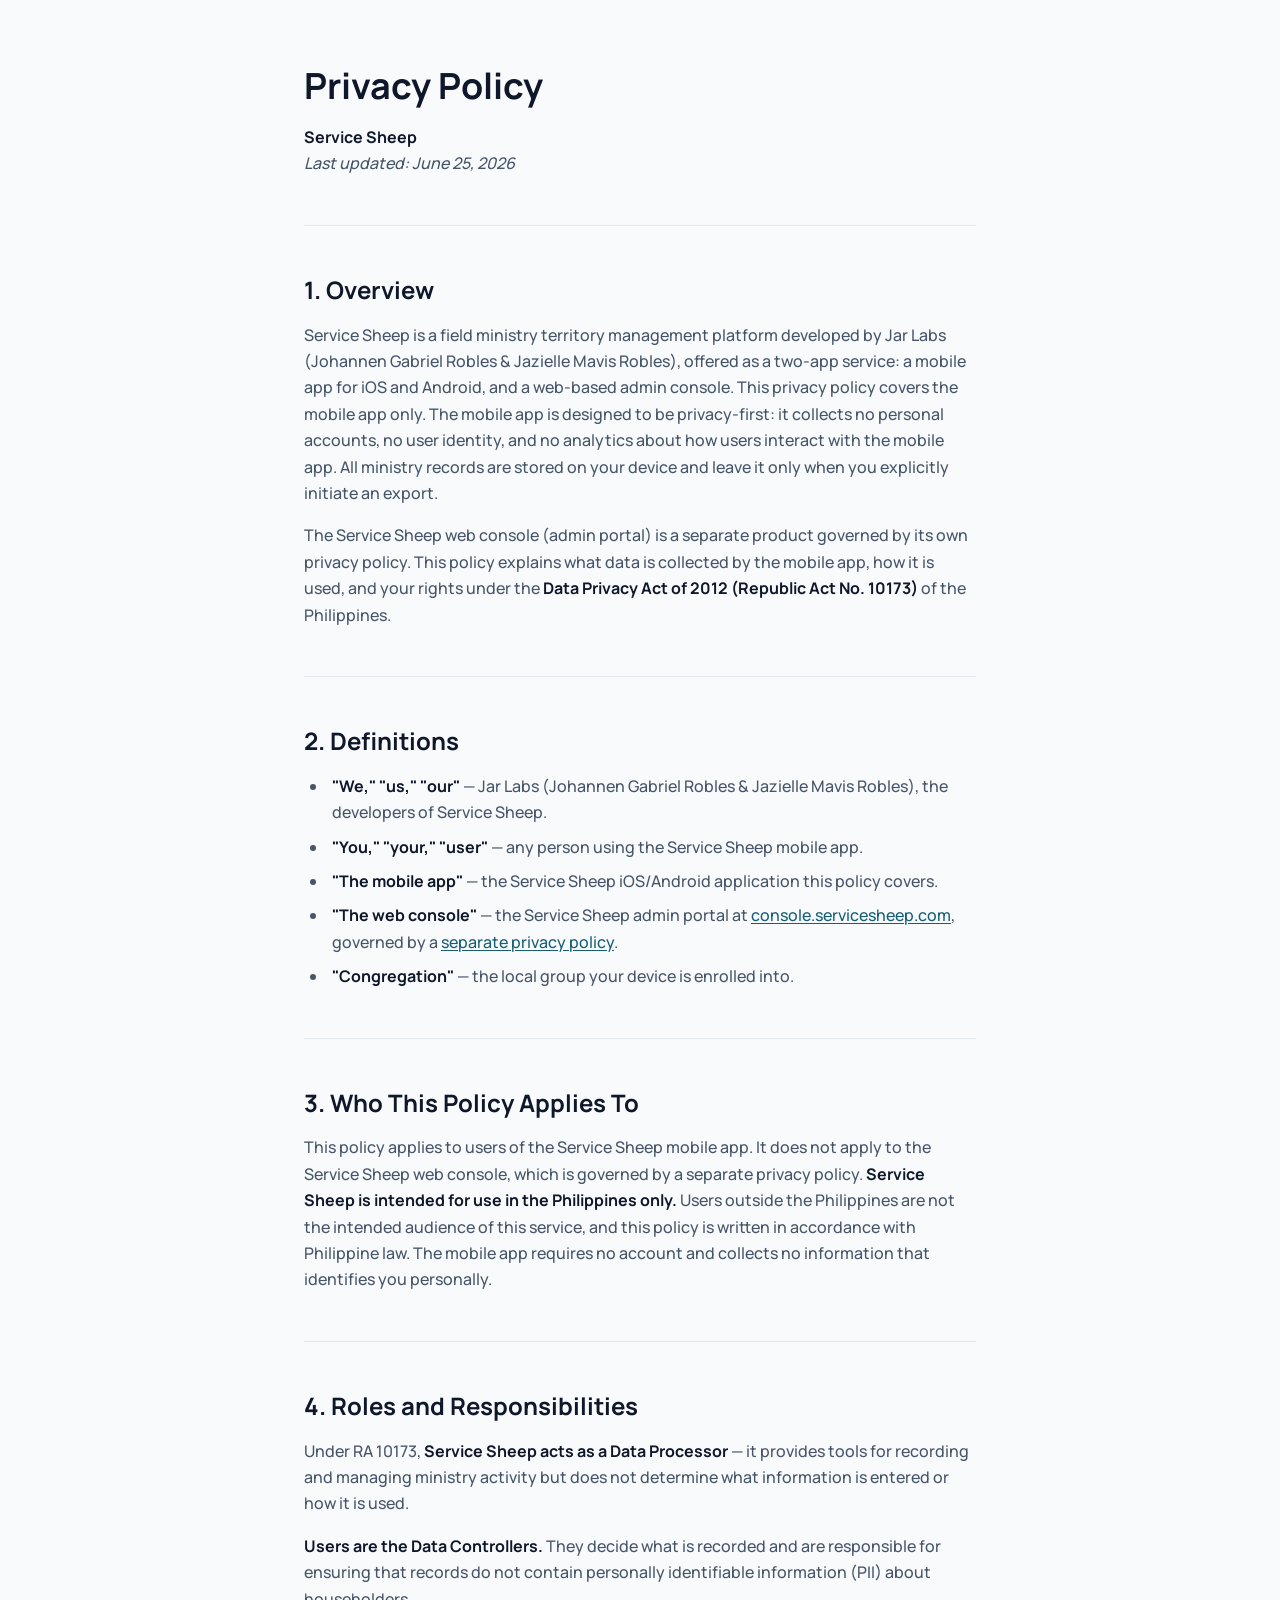
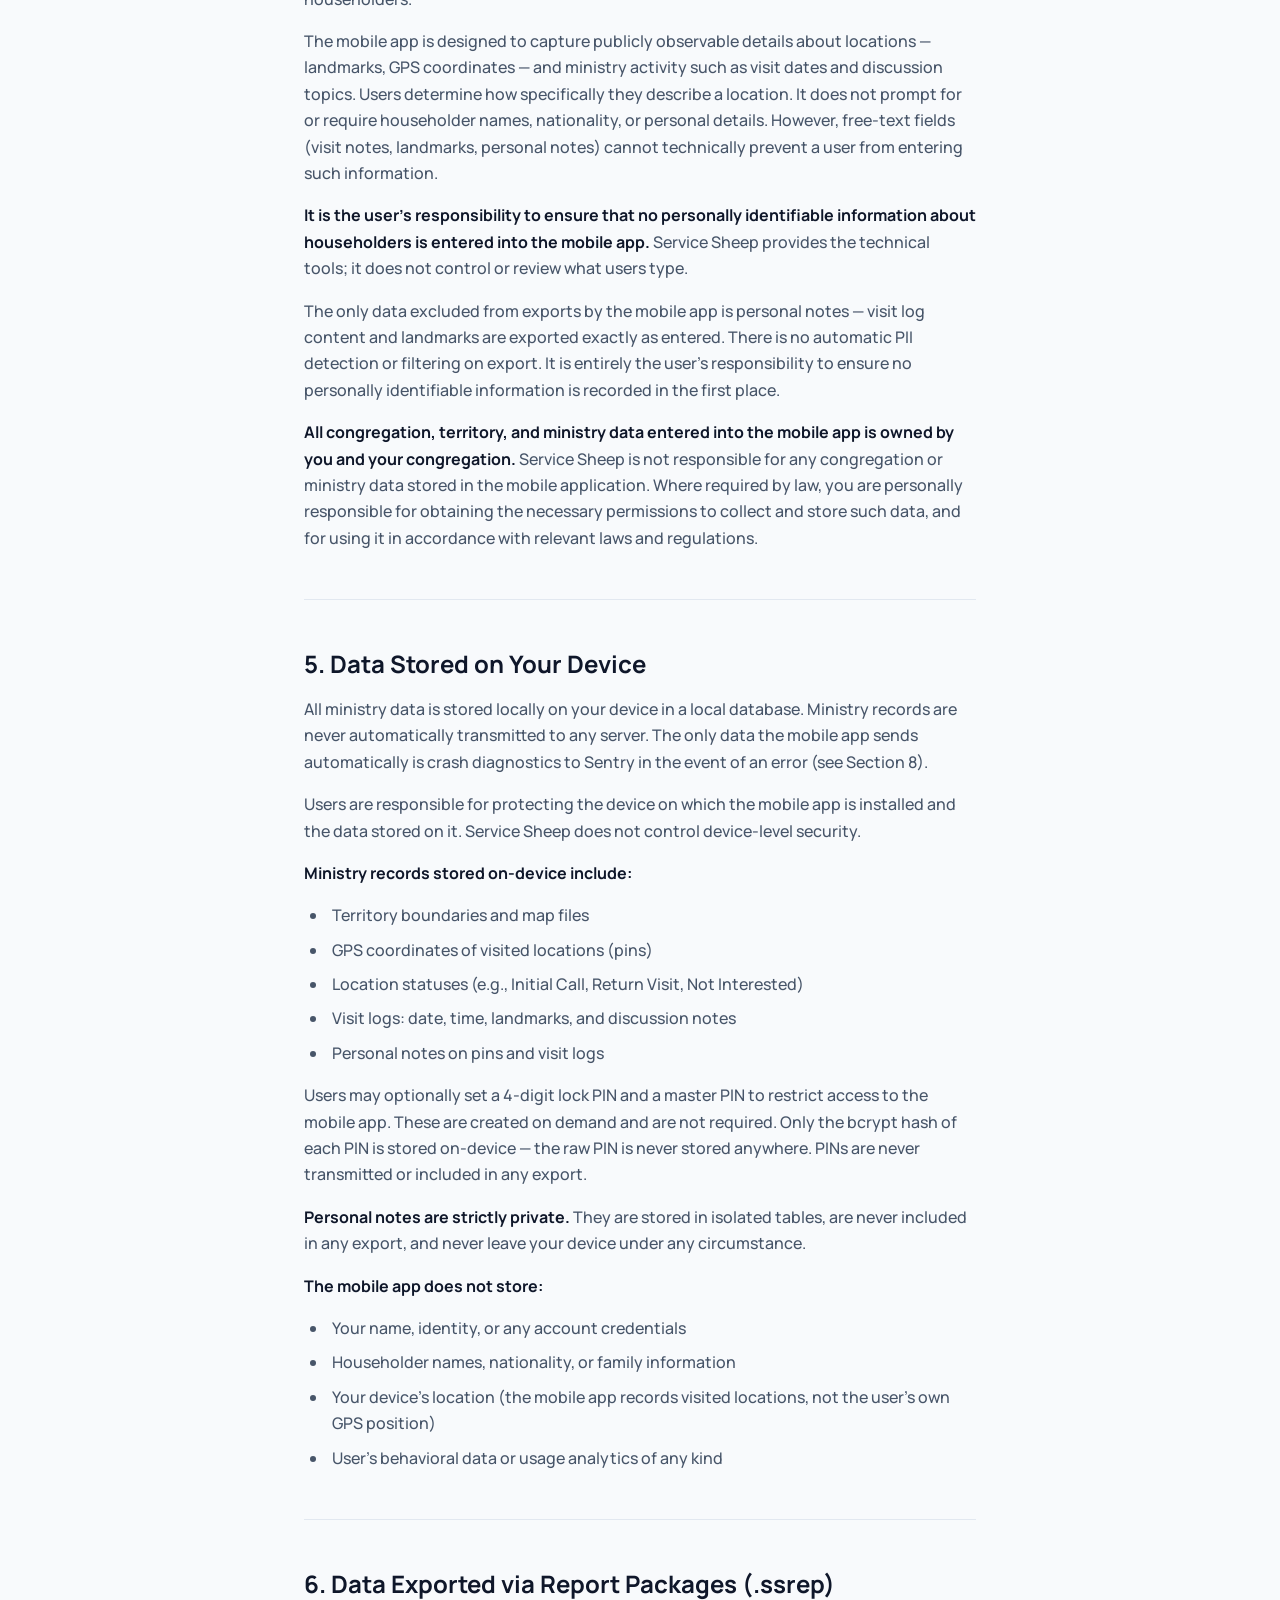
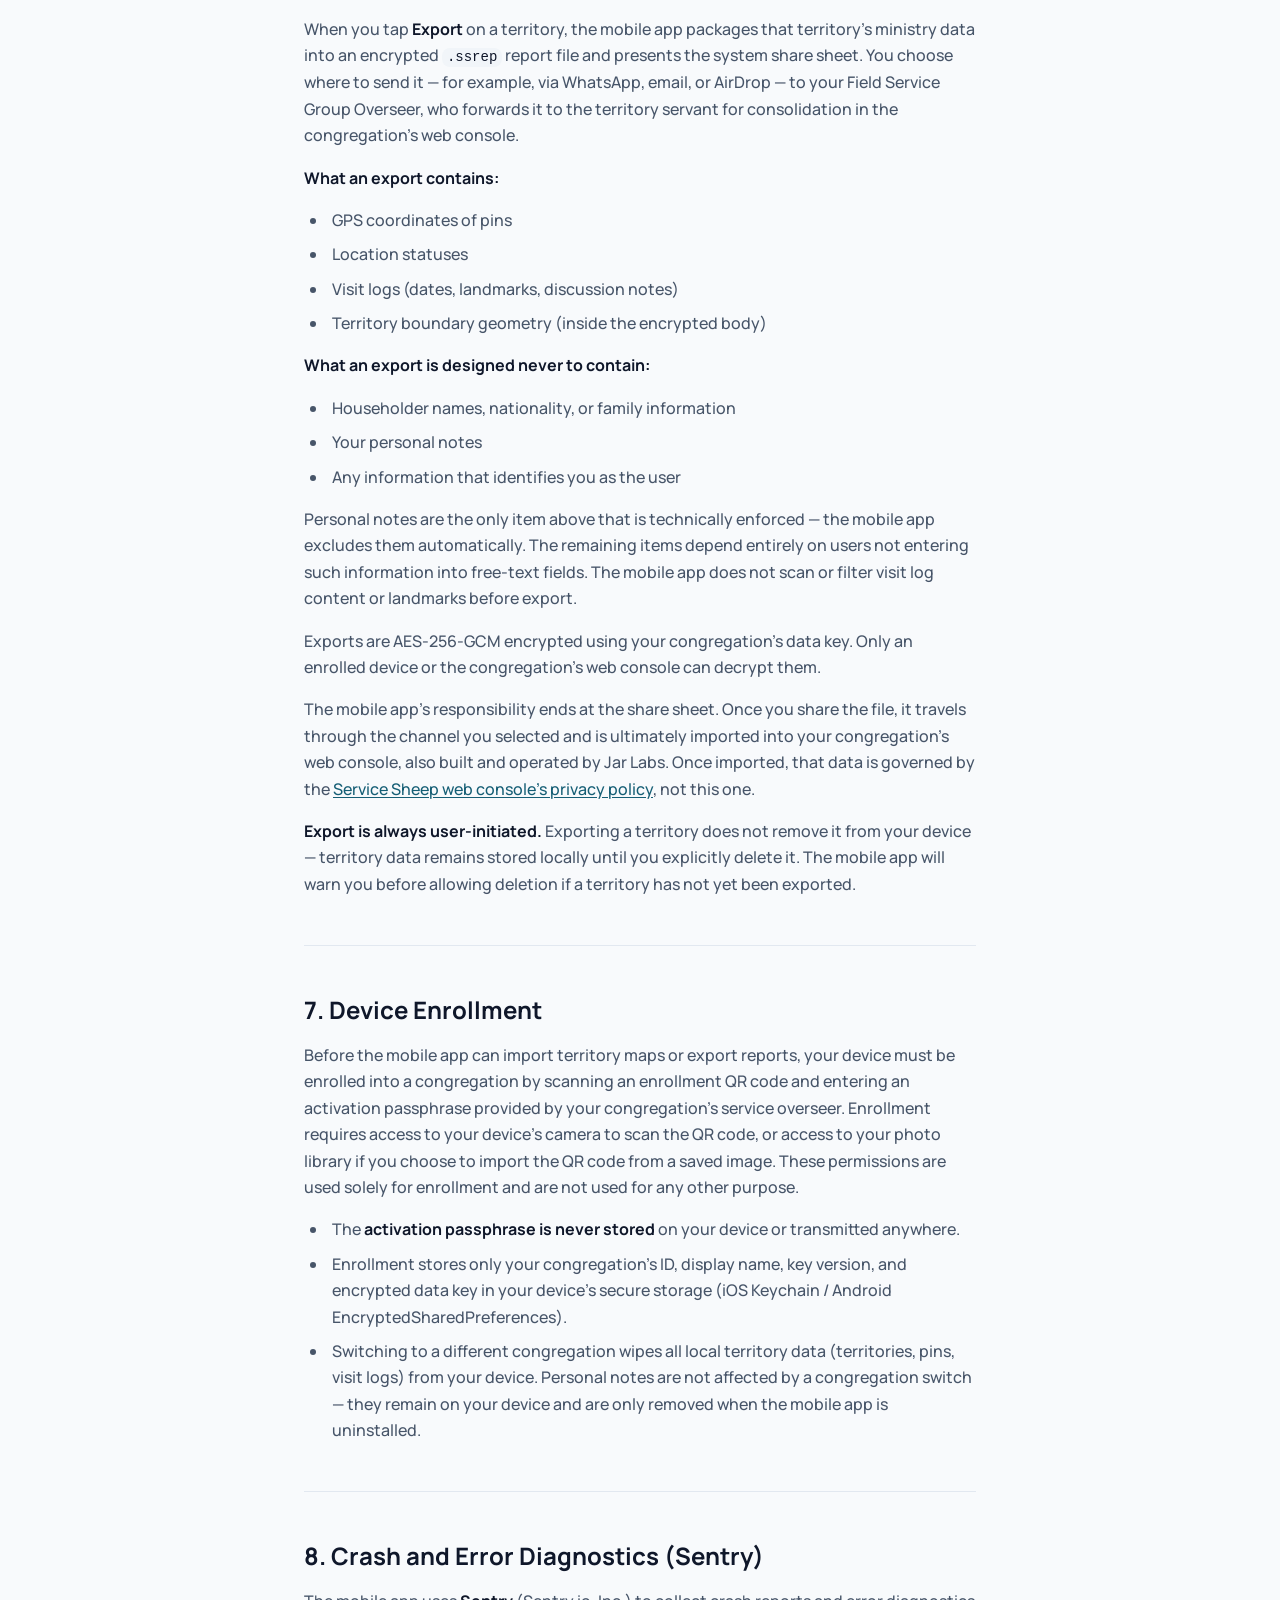
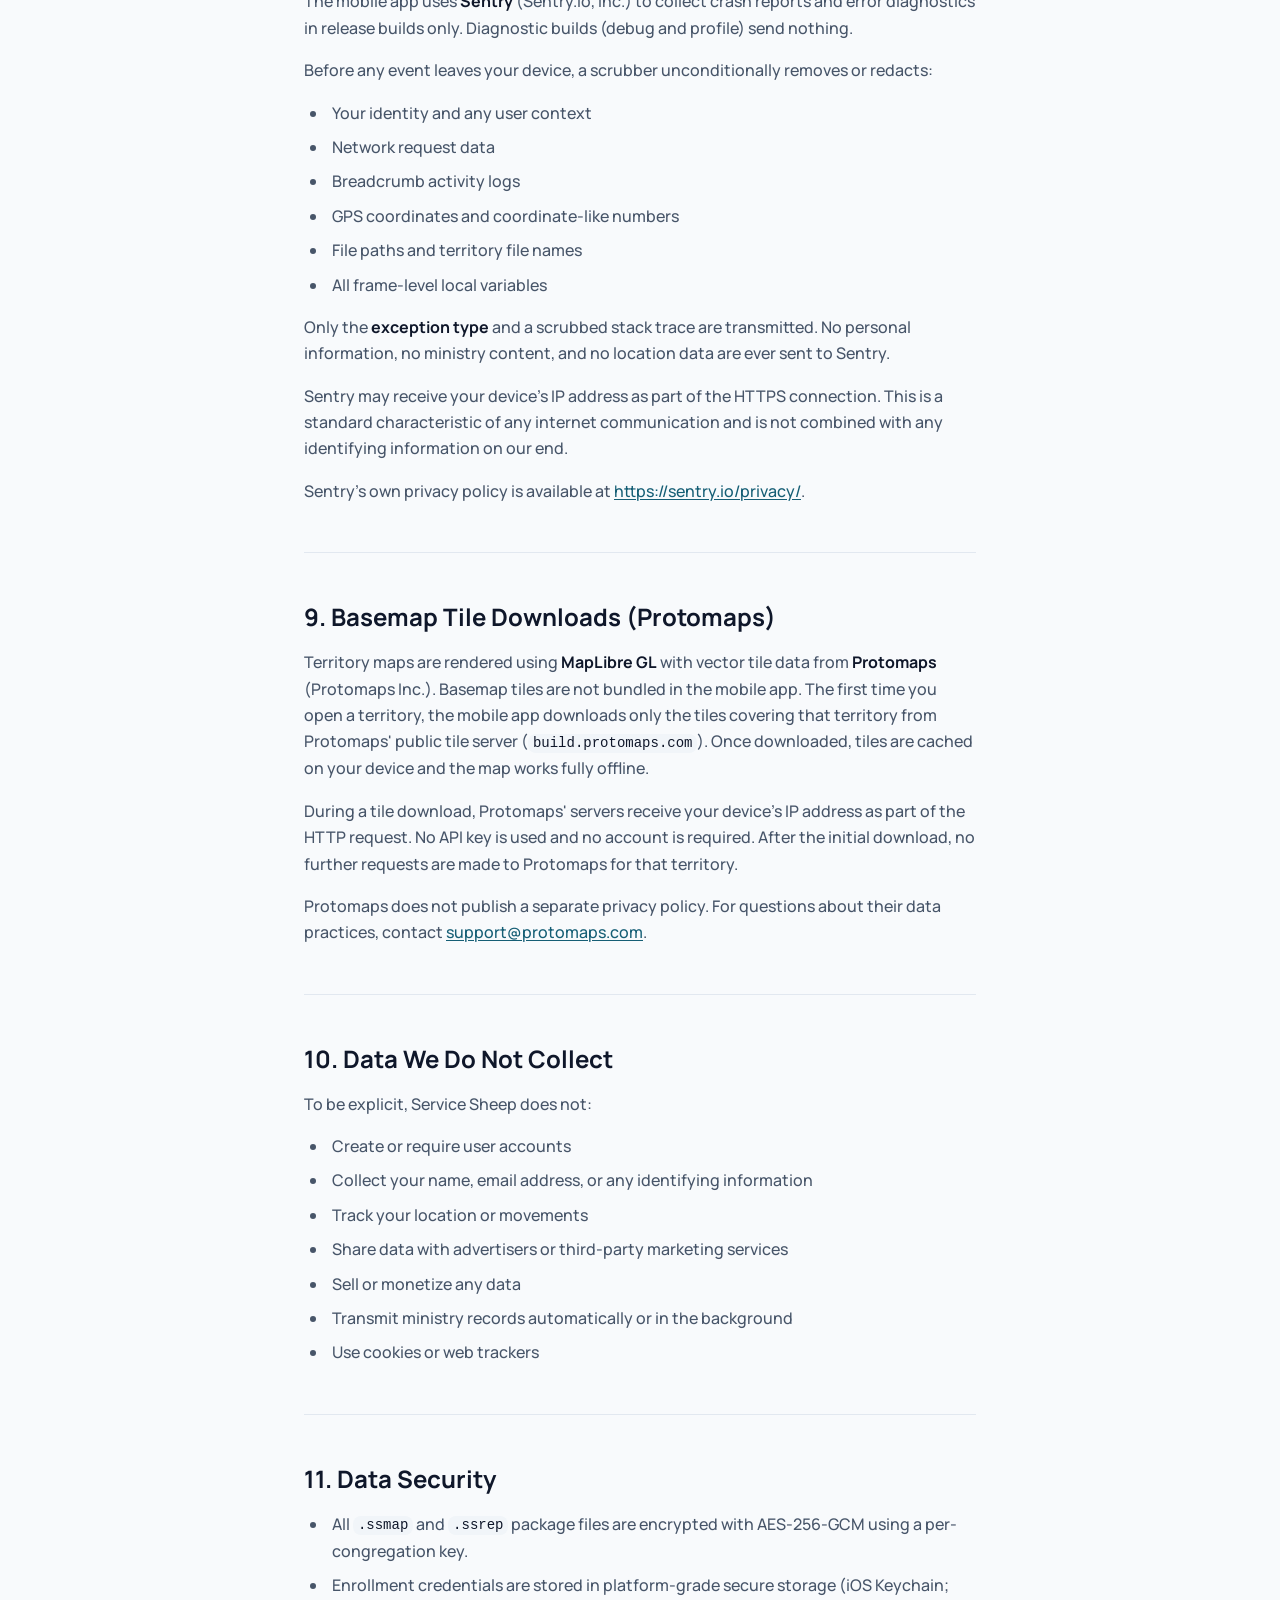
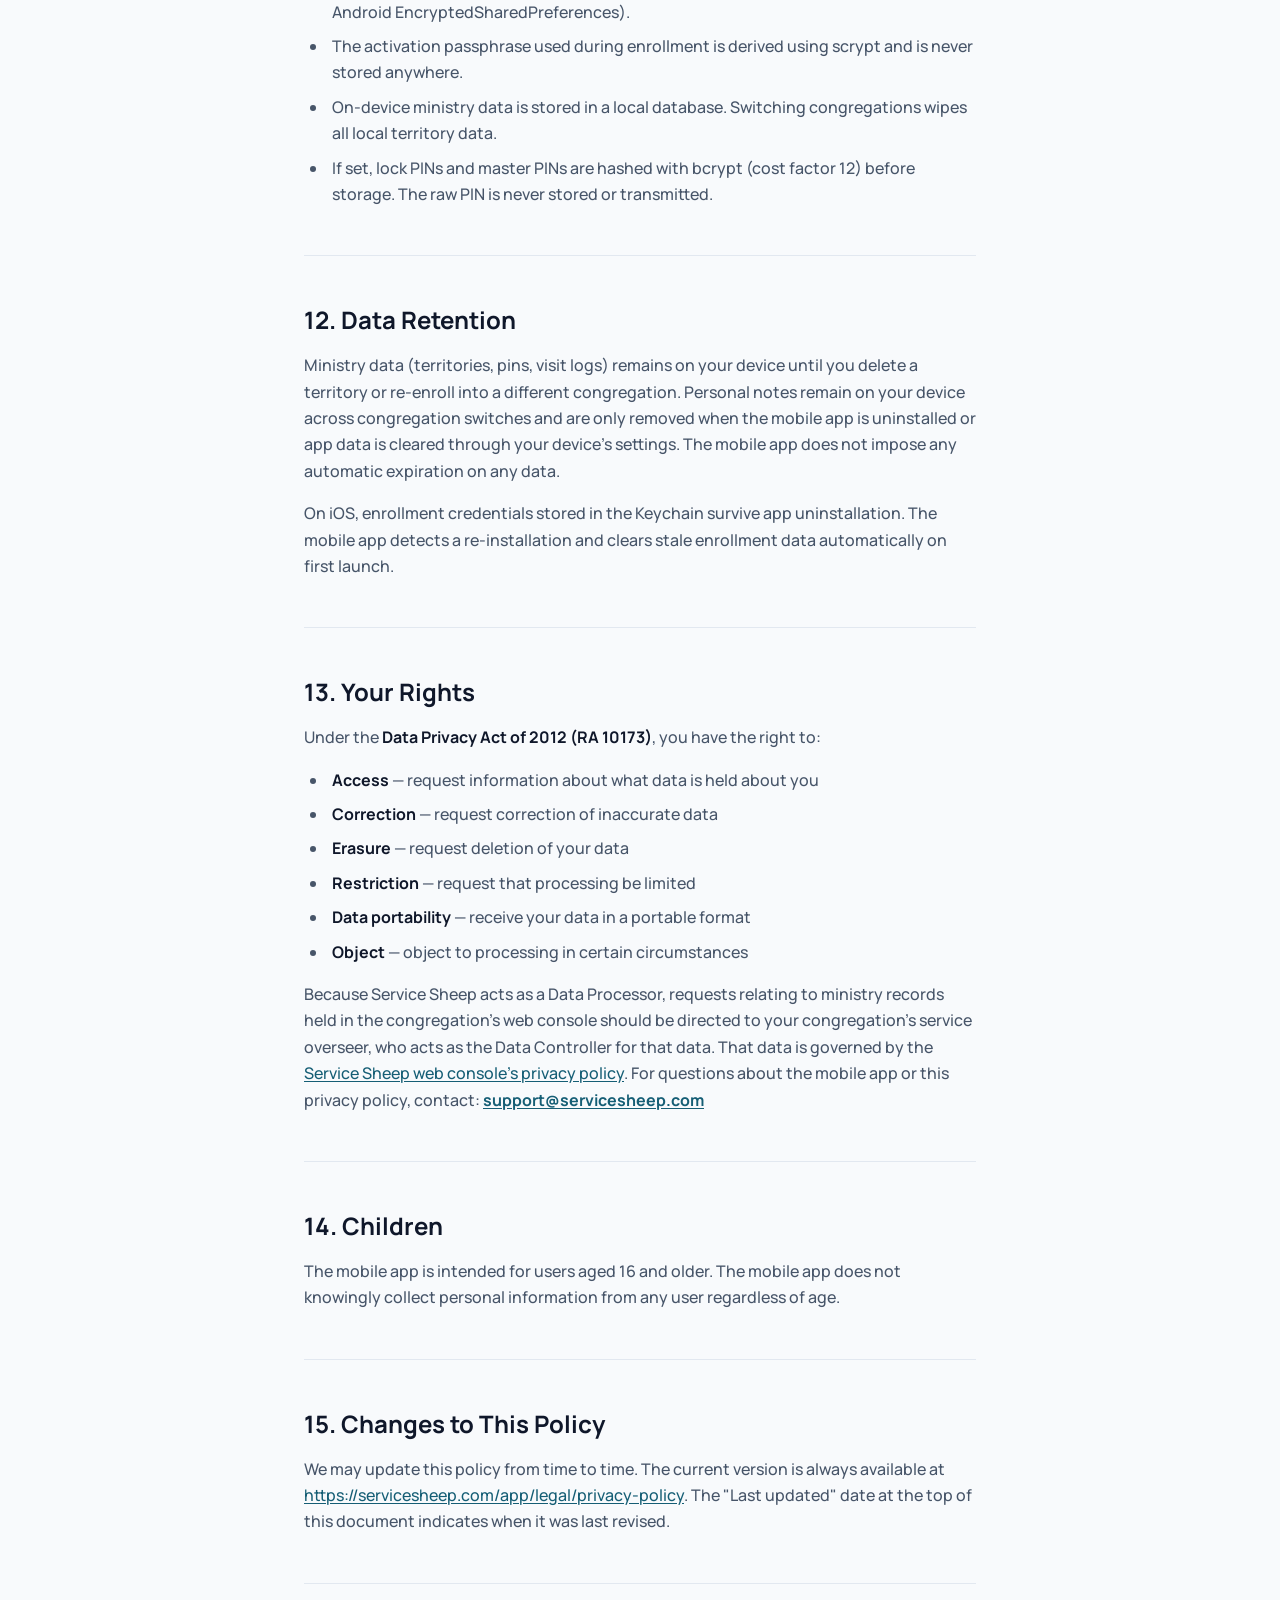
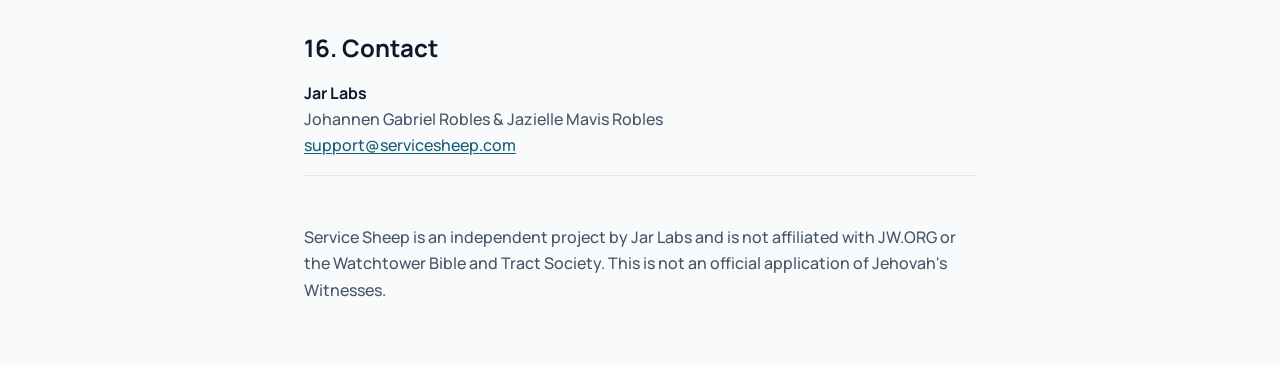
<file: app/legal/privacy-policy/index.html>
<!DOCTYPE html>
<html lang="en">
<head>
  <meta charset="utf-8">
  <meta name="viewport" content="width=device-width, initial-scale=1">
  <title>Privacy Policy — Service Sheep</title>
  <!-- Keep legal pages out of search results (their disclaimer names JW.ORG / Watchtower) -->
  <meta name="robots" content="noindex">

  <!-- Favicons / PWA -->
  <link rel="icon" type="image/png" href="/favicon-96x96.png" sizes="96x96">
  <link rel="icon" type="image/svg+xml" href="/favicon.svg">
  <link rel="shortcut icon" href="/favicon.ico">
  <link rel="apple-touch-icon" sizes="180x180" href="/apple-touch-icon.png">
  <link rel="manifest" href="/site.webmanifest">
  <meta name="apple-mobile-web-app-title" content="Service Sheep">
  <meta name="theme-color" content="#0e7490">

  <!-- Manrope — self-hosted (no external request, so the page never stalls on a blocked font server) -->
  <link rel="preload" href="/assets/fonts/manrope-latin.woff2" as="font" type="font/woff2" crossorigin>
  <link rel="stylesheet" href="/css/fonts.css">

  <!-- Design system -->
  <link rel="stylesheet" href="/css/tokens.css">
  <link rel="stylesheet" href="/css/base.css">
  <link rel="stylesheet" href="/css/components.css">
  <link rel="stylesheet" href="/css/legal.css">
</head>
<body>
  <main class="container legal">
    <h1 class="legal__title">Privacy Policy</h1>
    <p class="legal__meta">
      <strong>Service Sheep</strong><br>
      <span class="legal__meta-updated">Last updated: June 25, 2026</span>
    </p>

    <h2>1. Overview</h2>
    <p>Service Sheep is a field ministry territory management platform developed by Jar Labs (Johannen Gabriel Robles &amp; Jazielle Mavis Robles), offered as a two-app service: a mobile app for iOS and Android, and a web-based admin console. This privacy policy covers the mobile app only. The mobile app is designed to be privacy-first: it collects no personal accounts, no user identity, and no analytics about how users interact with the mobile app. All ministry records are stored on your device and leave it only when you explicitly initiate an export.</p>
    <p>The Service Sheep web console (admin portal) is a separate product governed by its own privacy policy. This policy explains what data is collected by the mobile app, how it is used, and your rights under the <strong>Data Privacy Act of 2012 (Republic Act No. 10173)</strong> of the Philippines.</p>

    <h2>2. Definitions</h2>
    <ul>
      <li><strong>"We," "us," "our"</strong> — Jar Labs (Johannen Gabriel Robles &amp; Jazielle Mavis Robles), the developers of Service Sheep.</li>
      <li><strong>"You," "your," "user"</strong> — any person using the Service Sheep mobile app.</li>
      <li><strong>"The mobile app"</strong> — the Service Sheep iOS/Android application this policy covers.</li>
      <li><strong>"The web console"</strong> — the Service Sheep admin portal at <a href="https://console.servicesheep.com" target="_blank" rel="noopener">console.servicesheep.com</a>, governed by a <a href="https://console.servicesheep.com/legal/privacy-policy" target="_blank" rel="noopener">separate privacy policy</a>.</li>
      <li><strong>"Congregation"</strong> — the local group your device is enrolled into.</li>
    </ul>

    <h2>3. Who This Policy Applies To</h2>
    <p>This policy applies to users of the Service Sheep mobile app. It does not apply to the Service Sheep web console, which is governed by a separate privacy policy. <strong>Service Sheep is intended for use in the Philippines only.</strong> Users outside the Philippines are not the intended audience of this service, and this policy is written in accordance with Philippine law. The mobile app requires no account and collects no information that identifies you personally.</p>

    <h2>4. Roles and Responsibilities</h2>
    <p>Under RA 10173, <strong>Service Sheep acts as a Data Processor</strong> — it provides tools for recording and managing ministry activity but does not determine what information is entered or how it is used.</p>
    <p><strong>Users are the Data Controllers.</strong> They decide what is recorded and are responsible for ensuring that records do not contain personally identifiable information (PII) about householders.</p>
    <p>The mobile app is designed to capture publicly observable details about locations — landmarks, GPS coordinates — and ministry activity such as visit dates and discussion topics. Users determine how specifically they describe a location. It does not prompt for or require householder names, nationality, or personal details. However, free-text fields (visit notes, landmarks, personal notes) cannot technically prevent a user from entering such information.</p>
    <p><strong>It is the user's responsibility to ensure that no personally identifiable information about householders is entered into the mobile app.</strong> Service Sheep provides the technical tools; it does not control or review what users type.</p>
    <p>The only data excluded from exports by the mobile app is personal notes — visit log content and landmarks are exported exactly as entered. There is no automatic PII detection or filtering on export. It is entirely the user's responsibility to ensure no personally identifiable information is recorded in the first place.</p>
    <p><strong>All congregation, territory, and ministry data entered into the mobile app is owned by you and your congregation.</strong> Service Sheep is not responsible for any congregation or ministry data stored in the mobile application. Where required by law, you are personally responsible for obtaining the necessary permissions to collect and store such data, and for using it in accordance with relevant laws and regulations.</p>

    <h2>5. Data Stored on Your Device</h2>
    <p>All ministry data is stored locally on your device in a local database. Ministry records are never automatically transmitted to any server. The only data the mobile app sends automatically is crash diagnostics to Sentry in the event of an error (see Section 8).</p>
    <p>Users are responsible for protecting the device on which the mobile app is installed and the data stored on it. Service Sheep does not control device-level security.</p>
    <p><strong>Ministry records stored on-device include:</strong></p>
    <ul>
      <li>Territory boundaries and map files</li>
      <li>GPS coordinates of visited locations (pins)</li>
      <li>Location statuses (e.g., Initial Call, Return Visit, Not Interested)</li>
      <li>Visit logs: date, time, landmarks, and discussion notes</li>
      <li>Personal notes on pins and visit logs</li>
    </ul>
    <p>Users may optionally set a 4-digit lock PIN and a master PIN to restrict access to the mobile app. These are created on demand and are not required. Only the bcrypt hash of each PIN is stored on-device — the raw PIN is never stored anywhere. PINs are never transmitted or included in any export.</p>
    <p><strong>Personal notes are strictly private.</strong> They are stored in isolated tables, are never included in any export, and never leave your device under any circumstance.</p>
    <p><strong>The mobile app does not store:</strong></p>
    <ul>
      <li>Your name, identity, or any account credentials</li>
      <li>Householder names, nationality, or family information</li>
      <li>Your device's location (the mobile app records visited locations, not the user's own GPS position)</li>
      <li>User's behavioral data or usage analytics of any kind</li>
    </ul>

    <h2>6. Data Exported via Report Packages (.ssrep)</h2>
    <p>When you tap <strong>Export</strong> on a territory, the mobile app packages that territory's ministry data into an encrypted <code>.ssrep</code> report file and presents the system share sheet. You choose where to send it — for example, via WhatsApp, email, or AirDrop — to your Field Service Group Overseer, who forwards it to the territory servant for consolidation in the congregation's web console.</p>
    <p><strong>What an export contains:</strong></p>
    <ul>
      <li>GPS coordinates of pins</li>
      <li>Location statuses</li>
      <li>Visit logs (dates, landmarks, discussion notes)</li>
      <li>Territory boundary geometry (inside the encrypted body)</li>
    </ul>
    <p><strong>What an export is designed never to contain:</strong></p>
    <ul>
      <li>Householder names, nationality, or family information</li>
      <li>Your personal notes</li>
      <li>Any information that identifies you as the user</li>
    </ul>
    <p>Personal notes are the only item above that is technically enforced — the mobile app excludes them automatically. The remaining items depend entirely on users not entering such information into free-text fields. The mobile app does not scan or filter visit log content or landmarks before export.</p>
    <p>Exports are AES-256-GCM encrypted using your congregation's data key. Only an enrolled device or the congregation's web console can decrypt them.</p>
    <p>The mobile app's responsibility ends at the share sheet. Once you share the file, it travels through the channel you selected and is ultimately imported into your congregation's web console, also built and operated by Jar Labs. Once imported, that data is governed by the <a href="https://console.servicesheep.com/legal/privacy-policy" target="_blank" rel="noopener">Service Sheep web console's privacy policy</a>, not this one.</p>
    <p><strong>Export is always user-initiated.</strong> Exporting a territory does not remove it from your device — territory data remains stored locally until you explicitly delete it. The mobile app will warn you before allowing deletion if a territory has not yet been exported.</p>

    <h2>7. Device Enrollment</h2>
    <p>Before the mobile app can import territory maps or export reports, your device must be enrolled into a congregation by scanning an enrollment QR code and entering an activation passphrase provided by your congregation's service overseer. Enrollment requires access to your device's camera to scan the QR code, or access to your photo library if you choose to import the QR code from a saved image. These permissions are used solely for enrollment and are not used for any other purpose.</p>
    <ul>
      <li>The <strong>activation passphrase is never stored</strong> on your device or transmitted anywhere.</li>
      <li>Enrollment stores only your congregation's ID, display name, key version, and encrypted data key in your device's secure storage (iOS Keychain / Android EncryptedSharedPreferences).</li>
      <li>Switching to a different congregation wipes all local territory data (territories, pins, visit logs) from your device. Personal notes are not affected by a congregation switch — they remain on your device and are only removed when the mobile app is uninstalled.</li>
    </ul>

    <h2>8. Crash and Error Diagnostics (Sentry)</h2>
    <p>The mobile app uses <strong>Sentry</strong> (Sentry.io, Inc.) to collect crash reports and error diagnostics in release builds only. Diagnostic builds (debug and profile) send nothing.</p>
    <p>Before any event leaves your device, a scrubber unconditionally removes or redacts:</p>
    <ul>
      <li>Your identity and any user context</li>
      <li>Network request data</li>
      <li>Breadcrumb activity logs</li>
      <li>GPS coordinates and coordinate-like numbers</li>
      <li>File paths and territory file names</li>
      <li>All frame-level local variables</li>
    </ul>
    <p>Only the <strong>exception type</strong> and a scrubbed stack trace are transmitted. No personal information, no ministry content, and no location data are ever sent to Sentry.</p>
    <p>Sentry may receive your device's IP address as part of the HTTPS connection. This is a standard characteristic of any internet communication and is not combined with any identifying information on our end.</p>
    <p>Sentry's own privacy policy is available at <a href="https://sentry.io/privacy/" target="_blank" rel="noopener">https://sentry.io/privacy/</a>.</p>

    <h2>9. Basemap Tile Downloads (Protomaps)</h2>
    <p>Territory maps are rendered using <strong>MapLibre GL</strong> with vector tile data from <strong>Protomaps</strong> (Protomaps Inc.). Basemap tiles are not bundled in the mobile app. The first time you open a territory, the mobile app downloads only the tiles covering that territory from Protomaps' public tile server (<code>build.protomaps.com</code>). Once downloaded, tiles are cached on your device and the map works fully offline.</p>
    <p>During a tile download, Protomaps' servers receive your device's IP address as part of the HTTP request. No API key is used and no account is required. After the initial download, no further requests are made to Protomaps for that territory.</p>
    <p>Protomaps does not publish a separate privacy policy. For questions about their data practices, contact <a href="mailto:support@protomaps.com">support@protomaps.com</a>.</p>

    <h2>10. Data We Do Not Collect</h2>
    <p>To be explicit, Service Sheep does not:</p>
    <ul>
      <li>Create or require user accounts</li>
      <li>Collect your name, email address, or any identifying information</li>
      <li>Track your location or movements</li>
      <li>Share data with advertisers or third-party marketing services</li>
      <li>Sell or monetize any data</li>
      <li>Transmit ministry records automatically or in the background</li>
      <li>Use cookies or web trackers</li>
    </ul>

    <h2>11. Data Security</h2>
    <ul>
      <li>All <code>.ssmap</code> and <code>.ssrep</code> package files are encrypted with AES-256-GCM using a per-congregation key.</li>
      <li>Enrollment credentials are stored in platform-grade secure storage (iOS Keychain; Android EncryptedSharedPreferences).</li>
      <li>The activation passphrase used during enrollment is derived using scrypt and is never stored anywhere.</li>
      <li>On-device ministry data is stored in a local database. Switching congregations wipes all local territory data.</li>
      <li>If set, lock PINs and master PINs are hashed with bcrypt (cost factor 12) before storage. The raw PIN is never stored or transmitted.</li>
    </ul>

    <h2>12. Data Retention</h2>
    <p>Ministry data (territories, pins, visit logs) remains on your device until you delete a territory or re-enroll into a different congregation. Personal notes remain on your device across congregation switches and are only removed when the mobile app is uninstalled or app data is cleared through your device's settings. The mobile app does not impose any automatic expiration on any data.</p>
    <p>On iOS, enrollment credentials stored in the Keychain survive app uninstallation. The mobile app detects a re-installation and clears stale enrollment data automatically on first launch.</p>

    <h2>13. Your Rights</h2>
    <p>Under the <strong>Data Privacy Act of 2012 (RA 10173)</strong>, you have the right to:</p>
    <ul>
      <li><strong>Access</strong> — request information about what data is held about you</li>
      <li><strong>Correction</strong> — request correction of inaccurate data</li>
      <li><strong>Erasure</strong> — request deletion of your data</li>
      <li><strong>Restriction</strong> — request that processing be limited</li>
      <li><strong>Data portability</strong> — receive your data in a portable format</li>
      <li><strong>Object</strong> — object to processing in certain circumstances</li>
    </ul>
    <p>Because Service Sheep acts as a Data Processor, requests relating to ministry records held in the congregation's web console should be directed to your congregation's service overseer, who acts as the Data Controller for that data. That data is governed by the <a href="https://console.servicesheep.com/legal/privacy-policy" target="_blank" rel="noopener">Service Sheep web console's privacy policy</a>. For questions about the mobile app or this privacy policy, contact: <strong><a href="mailto:support@servicesheep.com">support@servicesheep.com</a></strong></p>

    <h2>14. Children</h2>
    <p>The mobile app is intended for users aged 16 and older. The mobile app does not knowingly collect personal information from any user regardless of age.</p>

    <h2>15. Changes to This Policy</h2>
    <p>We may update this policy from time to time. The current version is always available at <a href="https://servicesheep.com/app/legal/privacy-policy">https://servicesheep.com/app/legal/privacy-policy</a>. The "Last updated" date at the top of this document indicates when it was last revised.</p>

    <h2>16. Contact</h2>
    <p>
      <strong>Jar Labs</strong><br>
      Johannen Gabriel Robles &amp; Jazielle Mavis Robles<br>
      <a href="mailto:support@servicesheep.com">support@servicesheep.com</a>
    </p>

    <p class="legal__disclaimer">Service Sheep is an independent project by Jar Labs and is not affiliated with JW.ORG or the Watchtower Bible and Tract Society. This is not an official application of Jehovah's Witnesses.</p>
  </main>
</body>
</html>
</file>
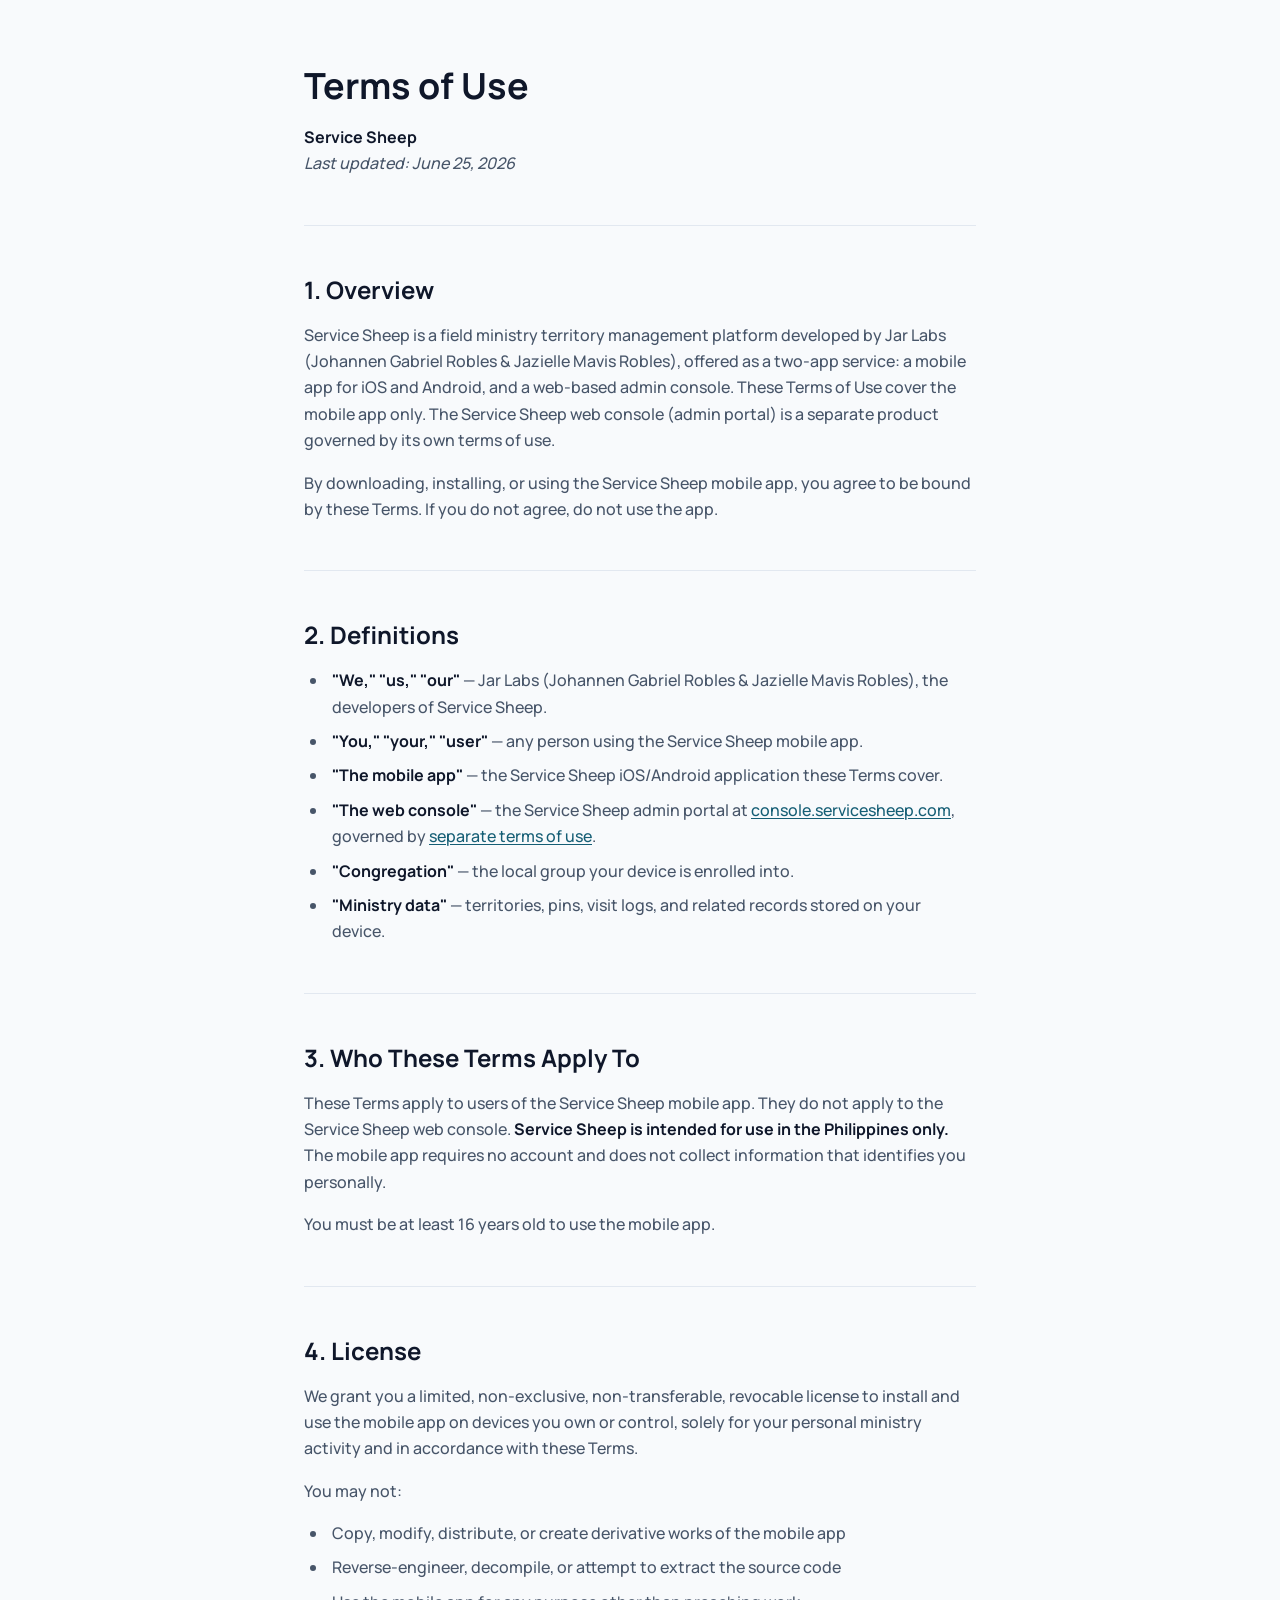
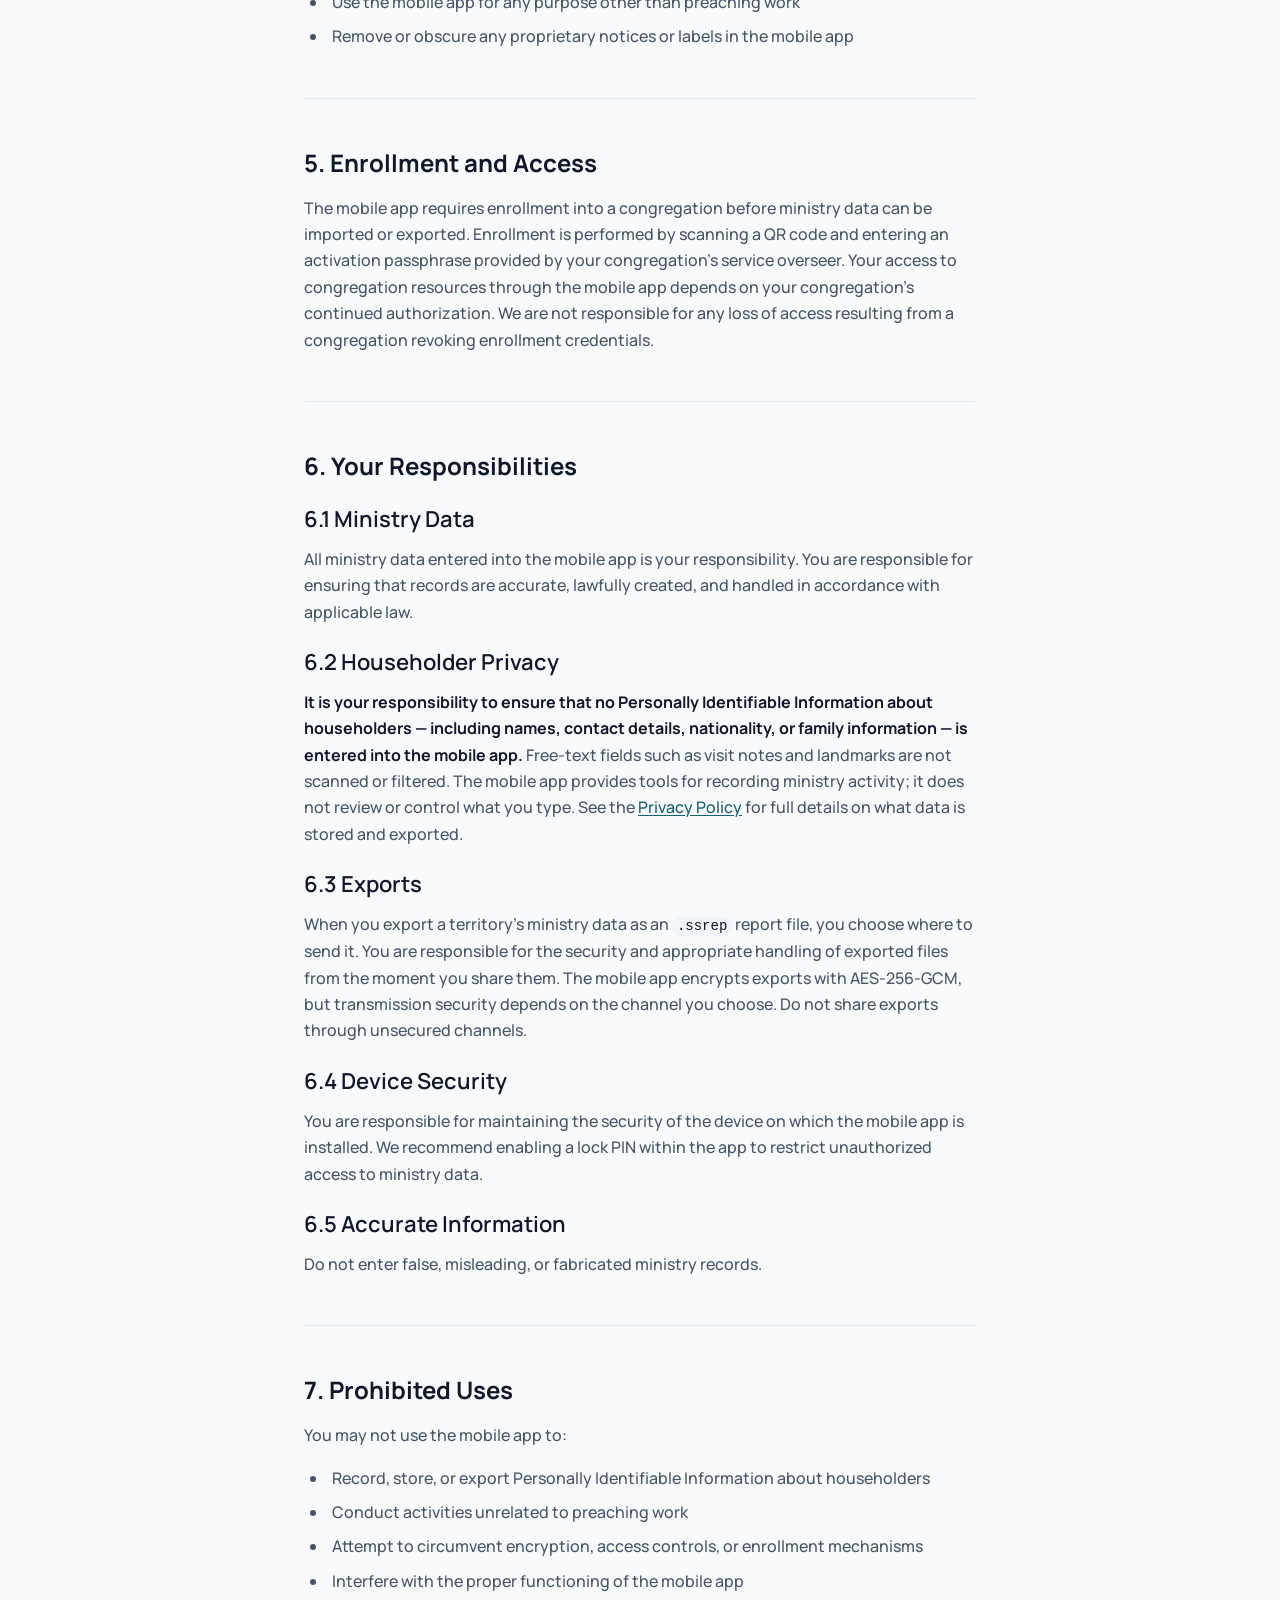
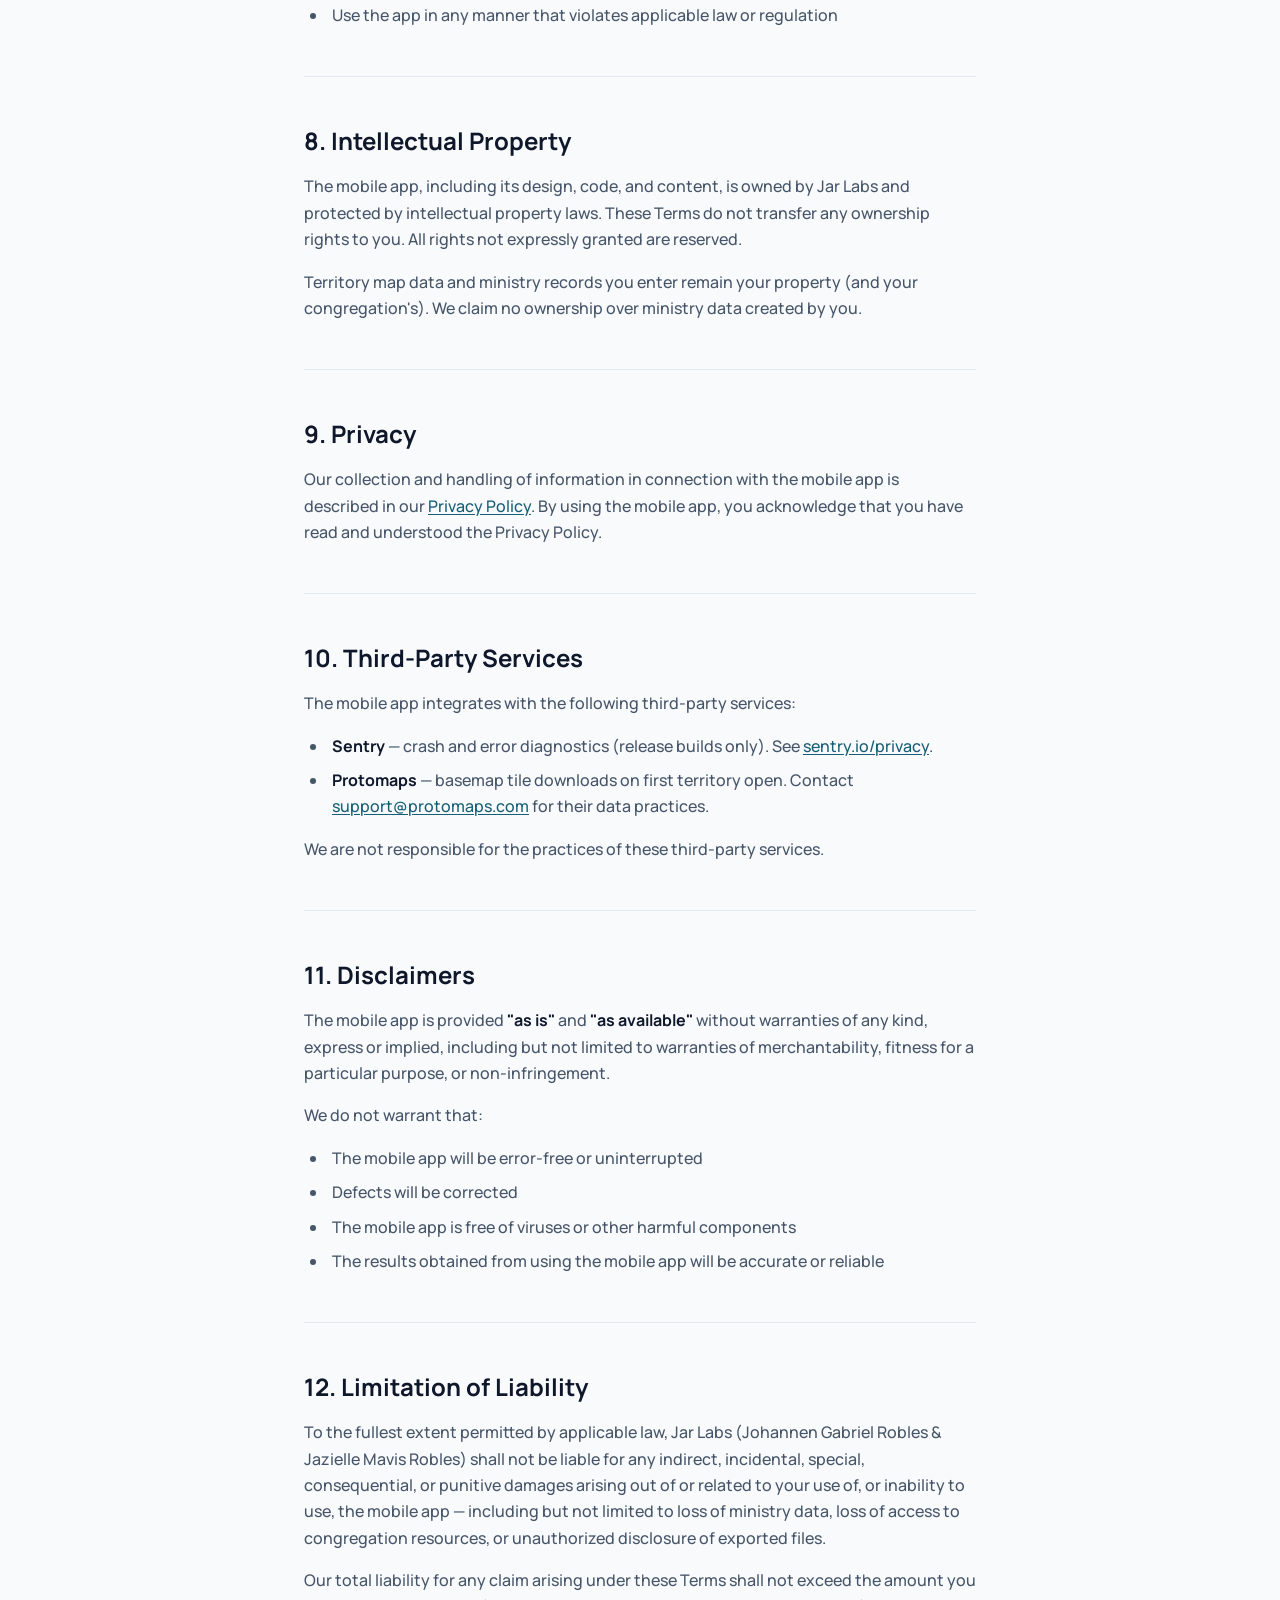
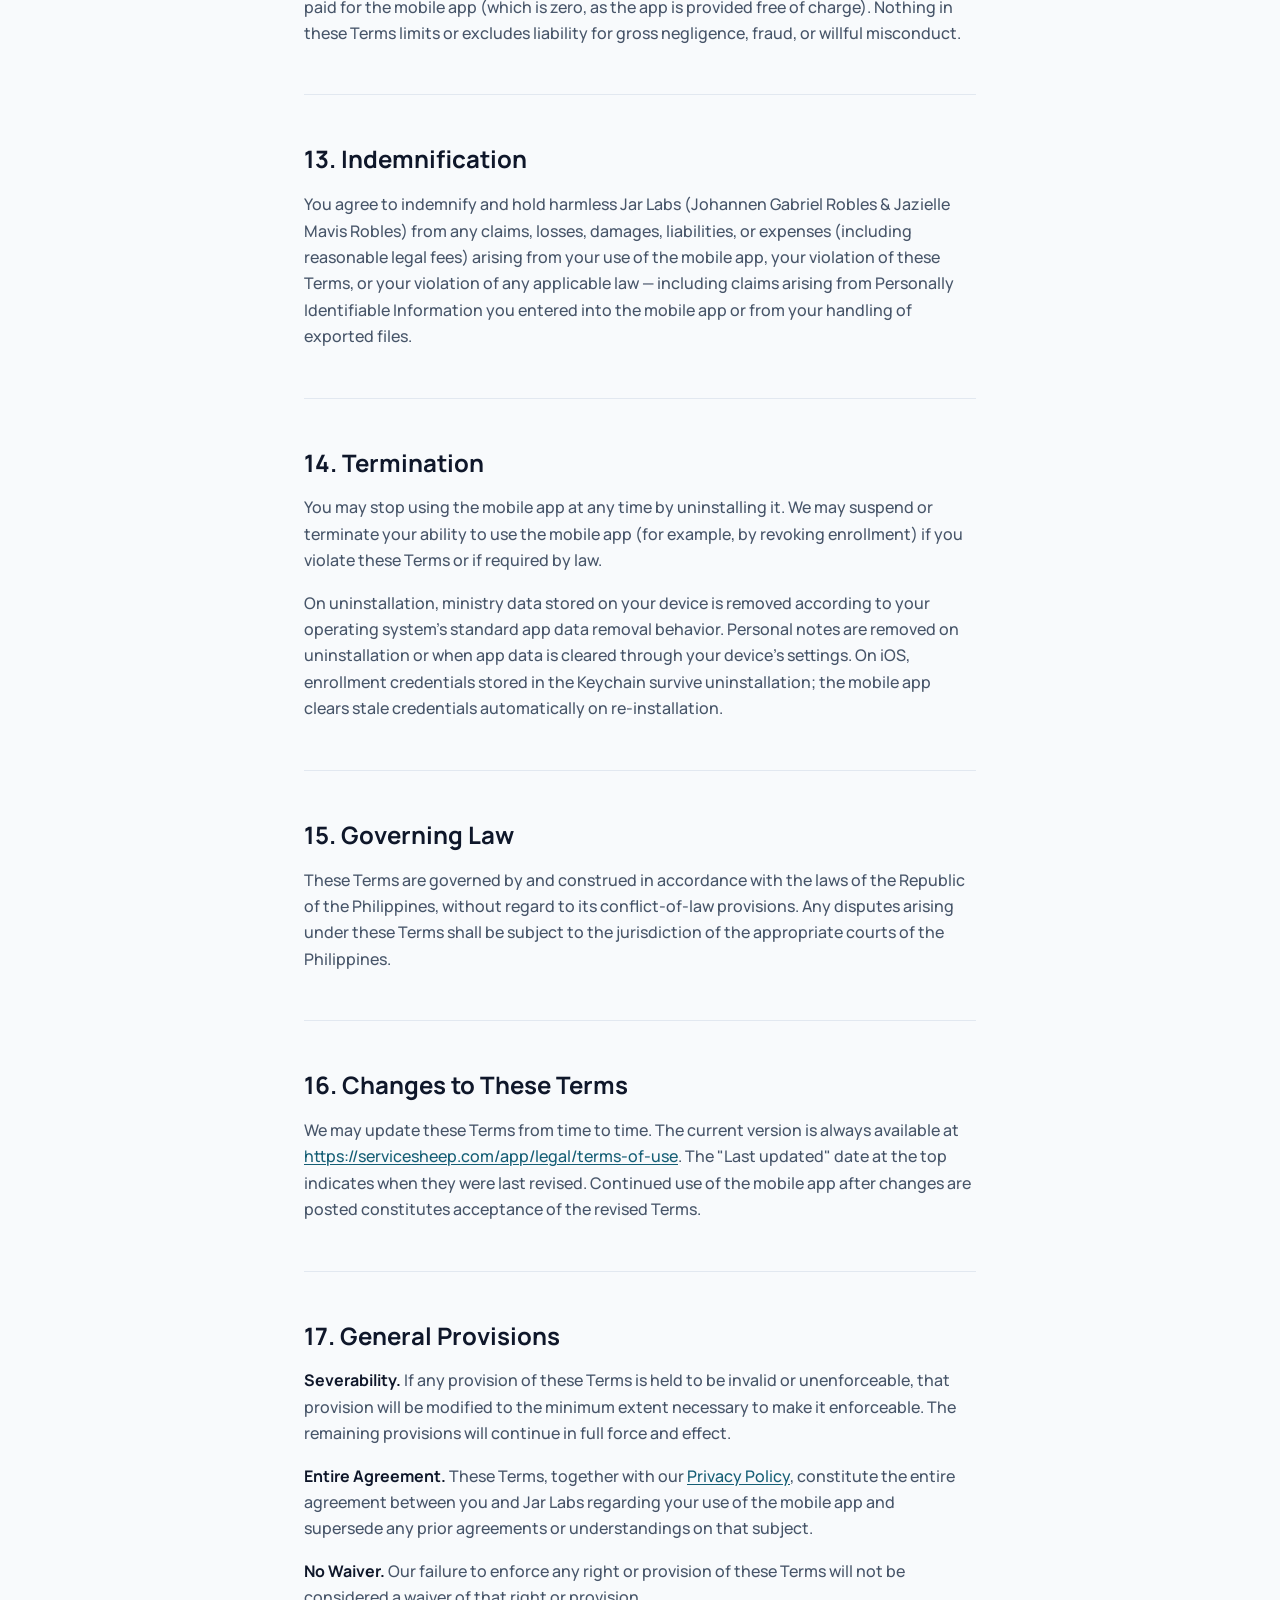
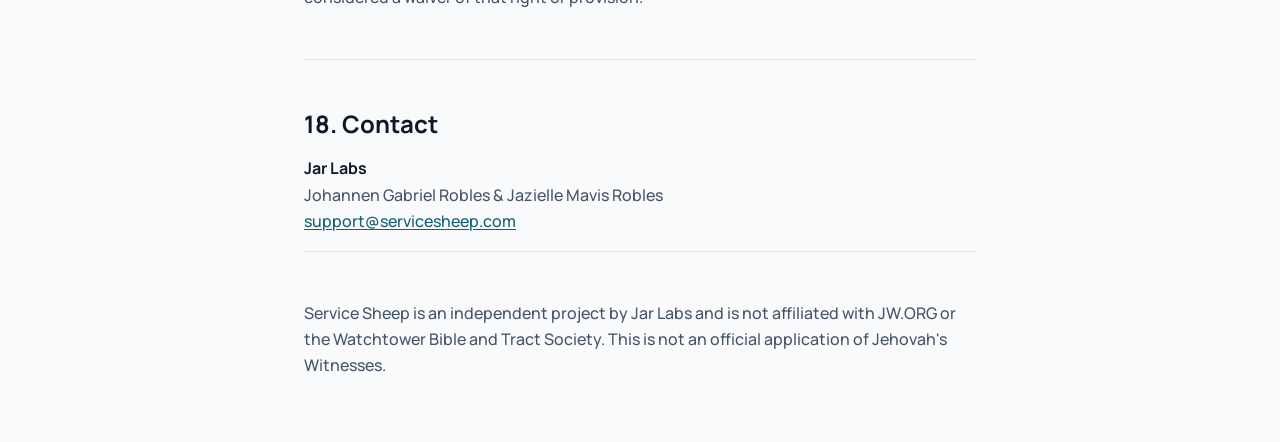
<file: app/legal/terms-of-use/index.html>
<!DOCTYPE html>
<html lang="en">
<head>
  <meta charset="utf-8">
  <meta name="viewport" content="width=device-width, initial-scale=1">
  <title>Terms of Use — Service Sheep</title>
  <!-- Keep legal pages out of search results (their disclaimer names JW.ORG / Watchtower) -->
  <meta name="robots" content="noindex">

  <!-- Favicons / PWA -->
  <link rel="icon" type="image/png" href="/favicon-96x96.png" sizes="96x96">
  <link rel="icon" type="image/svg+xml" href="/favicon.svg">
  <link rel="shortcut icon" href="/favicon.ico">
  <link rel="apple-touch-icon" sizes="180x180" href="/apple-touch-icon.png">
  <link rel="manifest" href="/site.webmanifest">
  <meta name="apple-mobile-web-app-title" content="Service Sheep">
  <meta name="theme-color" content="#0e7490">

  <!-- Manrope — self-hosted (no external request, so the page never stalls on a blocked font server) -->
  <link rel="preload" href="/assets/fonts/manrope-latin.woff2" as="font" type="font/woff2" crossorigin>
  <link rel="stylesheet" href="/css/fonts.css">

  <!-- Design system -->
  <link rel="stylesheet" href="/css/tokens.css">
  <link rel="stylesheet" href="/css/base.css">
  <link rel="stylesheet" href="/css/components.css">
  <link rel="stylesheet" href="/css/legal.css">
</head>
<body>
  <main class="container legal">
    <h1 class="legal__title">Terms of Use</h1>
    <p class="legal__meta">
      <strong>Service Sheep</strong><br>
      <span class="legal__meta-updated">Last updated: June 25, 2026</span>
    </p>

    <h2>1. Overview</h2>
    <p>Service Sheep is a field ministry territory management platform developed by Jar Labs (Johannen Gabriel Robles &amp; Jazielle Mavis Robles), offered as a two-app service: a mobile app for iOS and Android, and a web-based admin console. These Terms of Use cover the mobile app only. The Service Sheep web console (admin portal) is a separate product governed by its own terms of use.</p>
    <p>By downloading, installing, or using the Service Sheep mobile app, you agree to be bound by these Terms. If you do not agree, do not use the app.</p>

    <h2>2. Definitions</h2>
    <ul>
      <li><strong>"We," "us," "our"</strong> — Jar Labs (Johannen Gabriel Robles &amp; Jazielle Mavis Robles), the developers of Service Sheep.</li>
      <li><strong>"You," "your," "user"</strong> — any person using the Service Sheep mobile app.</li>
      <li><strong>"The mobile app"</strong> — the Service Sheep iOS/Android application these Terms cover.</li>
      <li><strong>"The web console"</strong> — the Service Sheep admin portal at <a href="https://console.servicesheep.com" target="_blank" rel="noopener">console.servicesheep.com</a>, governed by <a href="https://console.servicesheep.com/legal/terms-of-use" target="_blank" rel="noopener">separate terms of use</a>.</li>
      <li><strong>"Congregation"</strong> — the local group your device is enrolled into.</li>
      <li><strong>"Ministry data"</strong> — territories, pins, visit logs, and related records stored on your device.</li>
    </ul>

    <h2>3. Who These Terms Apply To</h2>
    <p>These Terms apply to users of the Service Sheep mobile app. They do not apply to the Service Sheep web console. <strong>Service Sheep is intended for use in the Philippines only.</strong> The mobile app requires no account and does not collect information that identifies you personally.</p>
    <p>You must be at least 16 years old to use the mobile app.</p>

    <h2>4. License</h2>
    <p>We grant you a limited, non-exclusive, non-transferable, revocable license to install and use the mobile app on devices you own or control, solely for your personal ministry activity and in accordance with these Terms.</p>
    <p>You may not:</p>
    <ul>
      <li>Copy, modify, distribute, or create derivative works of the mobile app</li>
      <li>Reverse-engineer, decompile, or attempt to extract the source code</li>
      <li>Use the mobile app for any purpose other than preaching work</li>
      <li>Remove or obscure any proprietary notices or labels in the mobile app</li>
    </ul>

    <h2>5. Enrollment and Access</h2>
    <p>The mobile app requires enrollment into a congregation before ministry data can be imported or exported. Enrollment is performed by scanning a QR code and entering an activation passphrase provided by your congregation's service overseer. Your access to congregation resources through the mobile app depends on your congregation's continued authorization. We are not responsible for any loss of access resulting from a congregation revoking enrollment credentials.</p>

    <h2>6. Your Responsibilities</h2>

    <h3>6.1 Ministry Data</h3>
    <p>All ministry data entered into the mobile app is your responsibility. You are responsible for ensuring that records are accurate, lawfully created, and handled in accordance with applicable law.</p>

    <h3>6.2 Householder Privacy</h3>
    <p><strong>It is your responsibility to ensure that no Personally Identifiable Information about householders — including names, contact details, nationality, or family information — is entered into the mobile app.</strong> Free-text fields such as visit notes and landmarks are not scanned or filtered. The mobile app provides tools for recording ministry activity; it does not review or control what you type. See the <a href="https://servicesheep.com/app/legal/privacy-policy">Privacy Policy</a> for full details on what data is stored and exported.</p>

    <h3>6.3 Exports</h3>
    <p>When you export a territory's ministry data as an <code>.ssrep</code> report file, you choose where to send it. You are responsible for the security and appropriate handling of exported files from the moment you share them. The mobile app encrypts exports with AES-256-GCM, but transmission security depends on the channel you choose. Do not share exports through unsecured channels.</p>

    <h3>6.4 Device Security</h3>
    <p>You are responsible for maintaining the security of the device on which the mobile app is installed. We recommend enabling a lock PIN within the app to restrict unauthorized access to ministry data.</p>

    <h3>6.5 Accurate Information</h3>
    <p>Do not enter false, misleading, or fabricated ministry records.</p>

    <h2>7. Prohibited Uses</h2>
    <p>You may not use the mobile app to:</p>
    <ul>
      <li>Record, store, or export Personally Identifiable Information about householders</li>
      <li>Conduct activities unrelated to preaching work</li>
      <li>Attempt to circumvent encryption, access controls, or enrollment mechanisms</li>
      <li>Interfere with the proper functioning of the mobile app</li>
      <li>Use the app in any manner that violates applicable law or regulation</li>
    </ul>

    <h2>8. Intellectual Property</h2>
    <p>The mobile app, including its design, code, and content, is owned by Jar Labs and protected by intellectual property laws. These Terms do not transfer any ownership rights to you. All rights not expressly granted are reserved.</p>
    <p>Territory map data and ministry records you enter remain your property (and your congregation's). We claim no ownership over ministry data created by you.</p>

    <h2>9. Privacy</h2>
    <p>Our collection and handling of information in connection with the mobile app is described in our <a href="https://servicesheep.com/app/legal/privacy-policy">Privacy Policy</a>. By using the mobile app, you acknowledge that you have read and understood the Privacy Policy.</p>

    <h2>10. Third-Party Services</h2>
    <p>The mobile app integrates with the following third-party services:</p>
    <ul>
      <li><strong>Sentry</strong> — crash and error diagnostics (release builds only). See <a href="https://sentry.io/privacy/" target="_blank" rel="noopener">sentry.io/privacy</a>.</li>
      <li><strong>Protomaps</strong> — basemap tile downloads on first territory open. Contact <a href="mailto:support@protomaps.com">support@protomaps.com</a> for their data practices.</li>
    </ul>
    <p>We are not responsible for the practices of these third-party services.</p>

    <h2>11. Disclaimers</h2>
    <p>The mobile app is provided <strong>"as is"</strong> and <strong>"as available"</strong> without warranties of any kind, express or implied, including but not limited to warranties of merchantability, fitness for a particular purpose, or non-infringement.</p>
    <p>We do not warrant that:</p>
    <ul>
      <li>The mobile app will be error-free or uninterrupted</li>
      <li>Defects will be corrected</li>
      <li>The mobile app is free of viruses or other harmful components</li>
      <li>The results obtained from using the mobile app will be accurate or reliable</li>
    </ul>

    <h2>12. Limitation of Liability</h2>
    <p>To the fullest extent permitted by applicable law, Jar Labs (Johannen Gabriel Robles &amp; Jazielle Mavis Robles) shall not be liable for any indirect, incidental, special, consequential, or punitive damages arising out of or related to your use of, or inability to use, the mobile app — including but not limited to loss of ministry data, loss of access to congregation resources, or unauthorized disclosure of exported files.</p>
    <p>Our total liability for any claim arising under these Terms shall not exceed the amount you paid for the mobile app (which is zero, as the app is provided free of charge). Nothing in these Terms limits or excludes liability for gross negligence, fraud, or willful misconduct.</p>

    <h2>13. Indemnification</h2>
    <p>You agree to indemnify and hold harmless Jar Labs (Johannen Gabriel Robles &amp; Jazielle Mavis Robles) from any claims, losses, damages, liabilities, or expenses (including reasonable legal fees) arising from your use of the mobile app, your violation of these Terms, or your violation of any applicable law — including claims arising from Personally Identifiable Information you entered into the mobile app or from your handling of exported files.</p>

    <h2>14. Termination</h2>
    <p>You may stop using the mobile app at any time by uninstalling it. We may suspend or terminate your ability to use the mobile app (for example, by revoking enrollment) if you violate these Terms or if required by law.</p>
    <p>On uninstallation, ministry data stored on your device is removed according to your operating system's standard app data removal behavior. Personal notes are removed on uninstallation or when app data is cleared through your device's settings. On iOS, enrollment credentials stored in the Keychain survive uninstallation; the mobile app clears stale credentials automatically on re-installation.</p>

    <h2>15. Governing Law</h2>
    <p>These Terms are governed by and construed in accordance with the laws of the Republic of the Philippines, without regard to its conflict-of-law provisions. Any disputes arising under these Terms shall be subject to the jurisdiction of the appropriate courts of the Philippines.</p>

    <h2>16. Changes to These Terms</h2>
    <p>We may update these Terms from time to time. The current version is always available at <a href="https://servicesheep.com/app/legal/terms-of-use">https://servicesheep.com/app/legal/terms-of-use</a>. The "Last updated" date at the top indicates when they were last revised. Continued use of the mobile app after changes are posted constitutes acceptance of the revised Terms.</p>

    <h2>17. General Provisions</h2>
    <p><strong>Severability.</strong> If any provision of these Terms is held to be invalid or unenforceable, that provision will be modified to the minimum extent necessary to make it enforceable. The remaining provisions will continue in full force and effect.</p>
    <p><strong>Entire Agreement.</strong> These Terms, together with our <a href="https://servicesheep.com/app/legal/privacy-policy">Privacy Policy</a>, constitute the entire agreement between you and Jar Labs regarding your use of the mobile app and supersede any prior agreements or understandings on that subject.</p>
    <p><strong>No Waiver.</strong> Our failure to enforce any right or provision of these Terms will not be considered a waiver of that right or provision.</p>

    <h2>18. Contact</h2>
    <p>
      <strong>Jar Labs</strong><br>
      Johannen Gabriel Robles &amp; Jazielle Mavis Robles<br>
      <a href="mailto:support@servicesheep.com">support@servicesheep.com</a>
    </p>

    <p class="legal__disclaimer">Service Sheep is an independent project by Jar Labs and is not affiliated with JW.ORG or the Watchtower Bible and Tract Society. This is not an official application of Jehovah's Witnesses.</p>
  </main>
</body>
</html>
</file>
<file: css/fonts.css>
/* Self-hosted Manrope (served from /assets/fonts/ — no external request).
   Manrope is a variable font, so one file per subset covers weights 200–800
   (the axis range in the files themselves — declaring it narrower clamps it).
   font-display: swap renders text immediately in the fallback, then swaps. */

/* latin */
@font-face {
  font-family: 'Manrope';
  font-style: normal;
  font-weight: 200 800;
  font-display: swap;
  src: url('/assets/fonts/manrope-latin.woff2') format('woff2');
  unicode-range: U+0000-00FF, U+0131, U+0152-0153, U+02BB-02BC, U+02C6, U+02DA, U+02DC, U+0304, U+0308, U+0329, U+2000-206F, U+20AC, U+2122, U+2191, U+2193, U+2212, U+2215, U+FEFF, U+FFFD;
}

/* latin-ext (includes the ₱ peso sign, U+20B1) */
@font-face {
  font-family: 'Manrope';
  font-style: normal;
  font-weight: 200 800;
  font-display: swap;
  src: url('/assets/fonts/manrope-latin-ext.woff2') format('woff2');
  unicode-range: U+0100-02BA, U+02BD-02C5, U+02C7-02CC, U+02CE-02D7, U+02DD-02FF, U+0304, U+0308, U+0329, U+1D00-1DBF, U+1E00-1E9F, U+1EF2-1EFF, U+2020, U+20A0-20AB, U+20AD-20C0, U+2113, U+2C60-2C7F, U+A720-A7FF;
}
</file>
<file: css/tokens.css>
/* tokens.css — design tokens for donate.servicesheep.com
 *
 * Generated from the design-system docs in /docs:
 *   color-palette.md · semantic-tokens.md · typography.md · tokens.md
 *
 * Naming rule (see docs/tokens.md): a camelCase token identifier in the docs
 * (e.g. colorBrandPrimary, buttonPrimaryFill) maps to a kebab-case CSS custom
 * property here (--color-brand-primary, --button-primary-fill).
 *
 * Keep this file in sync with the docs — they are the source of truth.
 */

:root {
  /* ── Foundation ─────────────────────────────────────────── */
  --color-background: #f8fafc;
  --color-surface: #ffffff;
  --color-surface-variant: #f1f5f9;
  --color-surface-container: #e2e8f0;

  /* ── Text ───────────────────────────────────────────────── */
  --color-text-primary: #0f172a;
  --color-text-secondary: #475569;
  --color-text-muted: #64748b;
  --color-text-disabled: #94a3b8;
  --color-text-on-brand: #f8fafc;

  /* ── Brand ──────────────────────────────────────────────── */
  --color-brand-primary: #0e7490;
  --color-brand-primary-splash: #155e75;
  --color-brand-accent: #cffafe;
  --color-brand-accent-splash: #a5f3fc;
  --color-brand-link: #155e75;

  /* ── Border / icon ──────────────────────────────────────── */
  --color-border: #cbd5e1;
  --color-border-strong: #94a3b8;
  --color-border-subtle: #e2e8f0;
  --color-icon: #334155;
  --color-icon-muted: #64748b;
  --color-icon-active: #0e7490;
  --color-icon-disabled: #94a3b8;

  /* ── Feedback ───────────────────────────────────────────── */
  --color-success: #16a34a;
  --color-success-bg: #dcfce7;
  --color-error: #dc2626;
  --color-error-bg: #fee2e2;
  --color-warning: #d97706;
  --color-warning-bg: #fef3c7;

  /* ── Status (pin states — semantic-tokens.md) ───────────────
     Not used by the donation page yet; carried over so a future
     PinStatusIcon port has them ready. */
  --color-status-unvisited: #64748b;
  --color-status-initial-call: #0e7490;
  --color-status-return-visit: #7c3aed;
  --color-status-bible-study: #16a34a;
  --color-status-not-interested: #dc2626;
  --color-status-moved-out: #d97706;
  --color-status-already-witness: #2563eb;
  --color-status-hostile: #991b1b;

  /* ── Button (Primary / Tonal / Outlined / Ghost / Destructive) ── */
  --button-primary-fill: #0e7490;
  --button-primary-fill-pressed: #155e75;
  --button-primary-fill-disabled: #e2e8f0;
  --button-primary-text: #ffffff;
  --button-primary-text-disabled: #94a3b8;
  --button-tonal-fill: #cffafe;
  --button-tonal-fill-pressed: #67e8f9;
  --button-tonal-fill-disabled: #f1f5f9;
  --button-tonal-text: #164e63;
  --button-tonal-text-pressed: #083344;
  --button-tonal-text-disabled: #94a3b8;
  --button-outlined: #cbd5e1;
  --button-outlined-pressed: #64748b;
  --button-outlined-disabled: #e2e8f0;
  --button-outlined-text: #164e63;
  --button-outlined-text-pressed: #083344;
  --button-outlined-text-disabled: #94a3b8;
  --button-ghost-text: #0e7490;
  --button-ghost-text-pressed: #155e75;
  --button-ghost-text-disabled: #94a3b8;
  --button-destructive-fill: #dc2626;
  --button-destructive-fill-pressed: #991b1b;
  --button-destructive-fill-disabled: #e2e8f0;
  --button-destructive-text: #ffffff;
  --button-destructive-ghost-text: #dc2626;
  --button-destructive-ghost-text-pressed: #991b1b;

  /* ── Field (text field / dropdown — docs/semantic-tokens.md) ── */
  --field-label: #334155;       /* Neutral/700 */
  --field-border: #f1f5f9;      /* Neutral/100 */
  --field-placeholder: #94a3b8; /* Neutral/400 */
  --field-icon: #94a3b8;        /* Neutral/400 */
  --field-helper: #64748b;      /* Neutral/500 */

  /* ── Spacing (docs/spacing.md) ──────────────────────────────
     A 9-step scale on a 4px grid, following Refactoring UI: steps grow
     proportionally so adjacent values stay visually distinguishable, and
     the limited set makes "which value?" a choice between a few options
     rather than an open question.

     Named by pixel value — the name IS the measurement, so reading the CSS
     needs no lookup. Use these for padding, margin and gap. A value that
     isn't on the scale needs a comment saying why (see the two exceptions
     in landing.css: derived touch-target math, and a component mirror). */
  --space-4: 4px;
  --space-8: 8px;
  --space-12: 12px;
  --space-16: 16px;
  --space-24: 24px;
  --space-32: 32px;
  --space-48: 48px;
  --space-64: 64px;
  --space-96: 96px;

  /* ── Radius (docs/scales.md) ────────────────────────────────
     Four steps on the same 4px grid as spacing, plus a pill value.
     Pick by the size of the box: the larger the surface, the larger
     the radius it can carry without looking soft. */
  --radius-4: 4px;
  --radius-8: 8px;
  --radius-12: 12px;
  --radius-16: 16px;
  --radius-full: 999px;

  /* Semantic aliases. components.css and the donation site reference
     these names, so they stay — they now point at the scale rather
     than carrying their own literals. */
  --radius-field: var(--radius-12);
  --radius-button: var(--radius-16);
  --radius-card: var(--radius-16);
  --radius-toast: var(--radius-16);

  /* ── Layer / z-index (docs/scales.md) ───────────────────────────────────────
     Named layers so stacking is a decision, not an accident. Gaps
     between steps leave room to slot something in without renumbering. */
  --z-base: 0;
  --z-raised: 1;
  --z-sticky: 10;    /* sticky site header */
  --z-backdrop: 100; /* scrims behind menus and modals */
  --z-overlay: 101;  /* the menu or modal itself */
  --z-toast: 1000;   /* always on top */

  /* ── Content widths (docs/scales.md) ────────────────────────────────────────
     Three measures. `prose` is a reading column sized for comfortable
     line length; `content` suits multi-column layouts; `wide` is the
     full site shell the header and hero span. */
  --width-prose: 720px;
  --width-content: 960px;
  --width-wide: 1248px;

  /* ── Shadow ────────────────────────────────────────────────
     Carried over from the source design system; promote to a
     dedicated doc if more elevations appear. */
  --shadow-cards-resting: 0 1px 2px rgb(15 23 42 / 0.04), 0 4px 12px rgb(15 23 42 / 0.08);
  /* Dropdown menu card: colorTextPrimary at 12%, y 4, blur 12. */
  --shadow-menu: 0 4px 12px rgb(15 23 42 / 0.12);

  /* ── Typography (from docs/typography.md) ───────────────────
     `font` shorthand: weight size/line-height family.
     Manrope weights used: 500 (Medium) · 600 (SemiBold) · 700 (Bold).
     Note: the type scale also defines small letter-spacing values, but
     the CSS `font` shorthand can't carry letter-spacing and the amounts
     are sub-pixel — omitted for now. Add per-class `letter-spacing` later
     if the design calls for it. */
  --font-family-base: 'Manrope', system-ui, -apple-system, 'Segoe UI', sans-serif;

  /* Display — the brand display treatment: heavier (800) and tighter (-1%
     tracking, closer leading) than Headline. Used by the hero. The `font`
     shorthand can't carry letter-spacing, so pair these with
     `letter-spacing: var(--tracking-display)`. */
  --font-display-large: 800 2.75rem/1.08 var(--font-family-base);
  --font-display-medium: 800 2.375rem/1.10 var(--font-family-base);
  --font-display-small: 800 2rem/1.12 var(--font-family-base);
  --tracking-display: -0.01em;

  /* Headline — section and page headings: Bold 700, no tracking, open leading.
     headline-xl was previously called display-small; it kept its values and
     changed name when Display became its own treatment.

     Exception: headline-xxl is ExtraBold (800) while the rest of the tier is
     700. What separates Display from Headline visually is the −1% tracking,
     not the weight; at 40px, Bold reads under-weighted next to the 44px hero.
     Display stays hero-only and stays the only tier with negative tracking. */
  --font-headline-xxl: 800 2.5rem/1.20 var(--font-family-base);
  --font-headline-xl: 700 2.25rem/1.22 var(--font-family-base);
  --font-headline-large: 700 2rem/1.25 var(--font-family-base);
  --font-headline-medium: 700 1.75rem/1.29 var(--font-family-base);
  --font-headline-small: 700 1.5rem/1.33 var(--font-family-base);
  --font-title-large: 600 1.375rem/1.27 var(--font-family-base);
  --font-title-medium: 600 1rem/1.5 var(--font-family-base);
  --font-title-small: 600 0.875rem/1.43 var(--font-family-base);
  --font-lead: 500 1.125rem/1.6 var(--font-family-base);
  --font-body-large: 500 1rem/1.5 var(--font-family-base);
  --font-body-medium: 500 0.875rem/1.43 var(--font-family-base);
  --font-body-small: 500 0.75rem/1.5 var(--font-family-base);
  --font-label-large: 600 0.875rem/1.43 var(--font-family-base);
  --font-label-medium: 600 0.75rem/1.33 var(--font-family-base);
  --font-label-small: 600 0.625rem/1.4 var(--font-family-base);
}
</file>
<file: css/base.css>
/* base.css — global resets and foundational defaults.
   Apply before any component or page styles.
   Relies on custom properties from tokens.css. */

*, *::before, *::after { box-sizing: border-box; }
* { margin: 0; }
html { -webkit-text-size-adjust: 100%; }
body {
  background: var(--color-background);
  color: var(--color-text-primary);
  font: var(--font-body-large);
  -webkit-font-smoothing: antialiased;
  min-height: 100vh;
}
img, picture, svg { display: block; max-width: 100%; }

/* Page shell. One definition for every page — previously this was redeclared
   in landing/legal/review/support.css (support.css since replaced by help.css) with two different max-widths.
   width:100% is required because a page's header and <main> are often flex
   children of the body column-flex: `margin-inline: auto` cancels the default
   `stretch`, so without an explicit width they shrink-wrap to their content
   (which made the support page's reading column jump width as an FAQ opened). */
.container {
  width: 100%;
  max-width: var(--width-prose);
  margin-inline: auto;
  padding-inline: var(--space-24);
}
.container--content { max-width: var(--width-content); }
.container--wide    { max-width: var(--width-wide); }

/* Base icon helper assumed by conventions.md */
.icon { display: inline-flex; line-height: 0; }

/* Screen-reader-only utility */
.visually-hidden {
  position: absolute;
  width: 1px;
  height: 1px;
  padding: 0;
  margin: -1px;
  overflow: hidden;
  clip: rect(0 0 0 0);
  white-space: nowrap;
  border: 0;
}
</file>
<file: css/components.css>
/* Component BEM styles — copied verbatim from the per-component docs in /docs. Keep in sync with those docs. */

/* ── Button ── */
.button {
  display: inline-flex;
  align-items: center;
  justify-content: center;
  gap: 0.5rem;
  border: 1px solid transparent;
  border-radius: var(--radius-button);
  text-decoration: none; /* link-rendered buttons (href) must not underline */
  font: var(--font-label-large, 600 0.875rem/1 system-ui); /* typography.md TODO */
  cursor: pointer;
  user-select: none;
  position: relative; /* anchor the loading spinner */
  transition: background-color 120ms ease, color 120ms ease, border-color 120ms ease, opacity 120ms ease;
}
.button:focus-visible {
  outline: none;
  box-shadow: 0 0 0 3px color-mix(in srgb, var(--color-brand-primary) 40%, transparent);
}
.button[aria-disabled="true"],
.button:disabled {
  cursor: not-allowed;
  opacity: 0.6;
}

/* Sizes */
.button--large  { height: 52px; padding-inline: 1.5rem; }
.button--medium { height: 48px; padding-inline: 1.25rem; }
.button--small  { height: 36px; padding-inline: 1rem; font-size: 0.8125rem; }
.button--full-width { width: 100%; }

/* Variants */
.button--primary { background: var(--button-primary-fill); color: var(--button-primary-text); }
.button--primary:not(:disabled):hover,
.button--primary:not(:disabled):active { background: var(--button-primary-fill-pressed); }
.button--primary:disabled { background: var(--button-primary-fill-disabled); color: var(--button-primary-text-disabled); }

.button--tonal { background: var(--button-tonal-fill); color: var(--button-tonal-text); }
.button--tonal:not(:disabled):hover,
.button--tonal:not(:disabled):active { background: var(--button-tonal-fill-pressed); color: var(--button-tonal-text-pressed); }
.button--tonal:disabled { background: var(--button-tonal-fill-disabled); color: var(--button-tonal-text-disabled); }

.button--outlined { background: transparent; border-color: var(--button-outlined); color: var(--button-outlined-text); }
.button--outlined:not(:disabled):hover,
.button--outlined:not(:disabled):active { border-color: var(--button-outlined-pressed); color: var(--button-outlined-text-pressed); }
.button--outlined:disabled { border-color: var(--button-outlined-disabled); color: var(--button-outlined-text-disabled); }

.button--text { background: transparent; color: var(--button-ghost-text); padding-inline: 0.5rem; }
.button--text:not(:disabled):hover,
.button--text:not(:disabled):active { color: var(--button-ghost-text-pressed); }
.button--text:disabled { color: var(--button-ghost-text-disabled); }

.button--destructive { background: var(--button-destructive-fill); color: var(--button-destructive-text); }
.button--destructive:not(:disabled):hover,
.button--destructive:not(:disabled):active { background: var(--button-destructive-fill-pressed); }
.button--destructive:disabled { background: var(--button-destructive-fill-disabled); color: var(--button-primary-text-disabled); }

.button__icon { display: inline-flex; line-height: 0; }
.button__icon svg { width: 1.25rem; height: 1.25rem; }
.button--loading .button__label,
.button--loading .button__icon { visibility: hidden; }
.button__spinner { position: absolute; inset: 0; margin: auto; }

/* ── Spinner ── */
.spinner {
  display: inline-block;
  width: 1.25em;
  height: 1.25em;
  border: 2px solid currentColor;
  border-right-color: transparent;
  border-radius: 50%;
  animation: spinner-rotate 0.6s linear infinite;
}
@keyframes spinner-rotate { to { transform: rotate(360deg); } }
@media (prefers-reduced-motion: reduce) { .spinner { animation-duration: 1.5s; } }

/* ── Back Button ── */
.back-button {
  display: inline-flex;
  align-items: center;
  gap: 0.25rem;
  background: none;
  border: none;
  padding: 0.25rem;
  cursor: pointer;
  color: var(--color-brand-primary);
  font: var(--font-title-medium, 600 1rem/1.2 system-ui);
}
.back-button__icon svg { width: 1.5rem; height: 1.5rem; }
.back-button:focus-visible {
  outline: none;
  box-shadow: 0 0 0 3px color-mix(in srgb, var(--color-brand-primary) 40%, transparent);
  border-radius: var(--radius-field);
}

/* ── Field (shared by Text Field + Select) ── */
/* Label → control → helper, 4px apart. The control's 2px focused "inner"
   border is a 1px border plus a 1px inset shadow, so focusing never shifts
   the text; the outer 3px spread (no blur) is the focus ring. */
.text-field,
.select { display: flex; flex-direction: column; gap: 4px; width: 100%; }
.text-field__label,
.select__label {
  font: var(--font-title-medium, 600 1rem/1.5 system-ui);
  color: var(--field-label);
  transition: color 120ms ease;
}
.text-field__required,
.select__required { color: var(--color-error); margin-inline-start: 4px; }
.text-field__helper,
.select__helper { font: var(--font-body-small, 500 0.75rem/1.5 system-ui); color: var(--field-helper); }

/* ── Text Field ── */
.text-field__lock { color: var(--color-icon-muted); margin-inline-start: 4px; }
.text-field__control {
  display: flex;
  align-items: center;
  gap: 8px;
  height: 44px;
  padding: 10px 12px;
  background: var(--color-surface);
  border: 1px solid var(--field-border);
  border-radius: var(--radius-16);
  transition: border-color 120ms ease, box-shadow 120ms ease;
}
.text-field__control:focus-within {
  border-color: var(--color-brand-primary);
  box-shadow:
    inset 0 0 0 1px var(--color-brand-primary),
    0 0 0 3px color-mix(in srgb, var(--color-brand-primary) 12%, transparent);
}
.text-field:focus-within .text-field__label { color: var(--color-brand-primary); }
.text-field__input {
  flex: 1;
  min-width: 0;
  padding: 0;
  border: none;
  background: none;
  outline: none;
  color: var(--color-text-primary);
  caret-color: var(--color-text-primary);
  font: var(--font-body-large, 500 1rem/1.5 system-ui);
}
.text-field__input::placeholder { color: var(--field-placeholder); opacity: 1; }
.text-field__icon { display: inline-flex; flex-shrink: 0; color: var(--field-icon); }
.text-field__icon svg { width: 24px; height: 24px; }
.text-field__icon--button { background: none; border: none; cursor: pointer; padding: 0; }
.text-field__meta { display: flex; justify-content: space-between; gap: 8px; }
.text-field__meta:empty { display: none; }
.text-field__counter { font: var(--font-body-small, 500 0.75rem/1.5 system-ui); color: var(--field-helper); margin-inline-start: auto; }

/* Error state */
.text-field--error .text-field__control,
.text-field--error .text-field__control:focus-within { border-color: var(--color-error); }
.text-field--error .text-field__control:focus-within {
  box-shadow:
    inset 0 0 0 1px var(--color-error),
    0 0 0 3px color-mix(in srgb, var(--color-error) 12%, transparent);
}
.text-field--error .text-field__helper,
.text-field--error .text-field__label { color: var(--color-error); }

/* ── Select (custom dropdown) ── */
/* No focus border or ring on click/tap, as designed; keyboard focus
   (:focus-visible) gets the text field's treatment so it stays visible. */
.select__control {
  display: flex;
  align-items: center;
  gap: 8px;
  width: 100%;
  height: 44px;
  padding: 10px 12px;
  background: var(--color-surface);
  border: 1px solid var(--field-border);
  border-radius: var(--radius-16);
  color: var(--color-text-primary);
  font: var(--font-body-large, 500 1rem/1.5 system-ui);
  text-align: start;
  cursor: pointer;
}
.select__control:focus { outline: none; }
.select__control:focus-visible {
  border-color: var(--color-brand-primary);
  box-shadow:
    inset 0 0 0 1px var(--color-brand-primary),
    0 0 0 3px color-mix(in srgb, var(--color-brand-primary) 12%, transparent);
}
.select__value { flex: 1; min-width: 0; overflow: hidden; text-overflow: ellipsis; white-space: nowrap; }
.select__value--placeholder { color: var(--field-placeholder); }
.select__caret { display: inline-flex; flex-shrink: 0; color: var(--field-icon); }
.select__caret svg { width: 24px; height: 24px; }
/* caret-down flips to caret-up while the menu is open (Phosphor's caret-up
   is the same glyph rotated). */
.select__control[aria-expanded="true"] .select__caret svg { rotate: 180deg; }

/* The menu sits in the flow between the control and the helper text, so
   opening it pushes the content below down instead of overlaying it. */
.select__menu {
  list-style: none;
  padding: 0;
  /* On top of the field's 4px gap: 8px below the control, 12px above the helper. */
  margin: 4px 0 8px;
  background: var(--color-surface);
  border-radius: var(--radius-16);
  box-shadow: var(--shadow-menu);
}
.select__menu[hidden] { display: none; }
.select__option {
  display: flex;
  align-items: center;
  justify-content: space-between;
  gap: 8px;
  height: 40px;
  padding-inline: 20px;
  color: var(--color-text-primary);
  font: var(--font-body-large, 500 1rem/1.5 system-ui);
  cursor: pointer;
}
.select__option-label { min-width: 0; overflow: hidden; text-overflow: ellipsis; white-space: nowrap; }
/* Brand check on the selected option, pushed to the right edge. */
.select__check { display: none; flex-shrink: 0; color: var(--color-brand-primary); }
.select__check svg { width: 18px; height: 18px; }
.select__option[aria-selected="true"] .select__check { display: inline-flex; }
.select__option:first-child { border-radius: var(--radius-16) var(--radius-16) 0 0; }
.select__option:last-child { border-radius: 0 0 var(--radius-16) var(--radius-16); }
.select__option:only-child { border-radius: var(--radius-16); }
.select__option:hover,
.select__option--active { background: var(--color-surface-variant); }

.select--disabled .select__control { color: var(--color-text-disabled); cursor: not-allowed; }
.select--disabled .select__caret { color: var(--color-icon-disabled); }

@media (prefers-reduced-motion: reduce) {
  .text-field__label,
  .select__label,
  .text-field__control { transition: none; }
}

/* ── Row Actions Menu ── */
.row-actions-menu { position: relative; display: inline-block; }
.row-actions-menu__trigger {
  display: inline-flex;
  align-items: center;
  justify-content: center;
  width: 36px; height: 36px;
  border: none; background: none; cursor: pointer;
  border-radius: var(--radius-field);
  color: var(--color-icon);
}
.row-actions-menu__trigger:hover { background: var(--color-surface-variant); }
.row-actions-menu__backdrop { position: fixed; inset: 0; z-index: var(--z-backdrop); }
.row-actions-menu__panel {
  position: absolute;
  inset-inline-end: 0;
  top: calc(100% + 4px);
  z-index: var(--z-overlay);
  min-width: 10rem;
  padding: 0.25rem;
  background: var(--color-surface);
  border: 1px solid var(--color-border-subtle);
  border-radius: var(--radius-card);
  box-shadow: var(--shadow-cards-resting);
}
.row-actions-menu__item {
  display: flex; align-items: center; gap: 0.5rem;
  width: 100%;
  padding: 0.5rem 0.625rem;
  border: none; background: none; cursor: pointer;
  border-radius: 0.5rem;
  color: var(--color-text-primary);
  font: var(--font-body-medium, 500 0.875rem/1.2 system-ui);
  text-align: start;
}
.row-actions-menu__item:hover { background: var(--color-surface-variant); }
.row-actions-menu__item--destructive { color: var(--color-error); }
.row-actions-menu__item svg { width: 1.125rem; height: 1.125rem; }

/* ── Toast ── */
.toast-host {
  position: fixed;
  inset-block-end: 1rem;
  inset-inline-end: 1rem;
  z-index: var(--z-toast);
  display: flex;
  flex-direction: column-reverse;
  gap: 0.5rem;
  pointer-events: none;
}
.toast {
  display: flex;
  align-items: flex-start;
  gap: 0.75rem;
  width: min(22rem, calc(100vw - 2rem));
  padding: 0.875rem 1rem;
  background: var(--color-surface);
  border: 1px solid var(--color-border-subtle);
  border-inline-start: 4px solid var(--toast-accent, var(--color-brand-primary));
  border-radius: var(--radius-toast);
  box-shadow: var(--shadow-cards-resting);
  pointer-events: auto;
  animation: toast-in 160ms ease;
}
.toast--leaving { animation: toast-out 160ms ease forwards; }
.toast__icon { flex-shrink: 0; color: var(--toast-accent); display: inline-flex; }
.toast__icon svg { width: 1.25rem; height: 1.25rem; }
.toast__body { display: flex; flex-direction: column; gap: 0.125rem; min-width: 0; }
.toast__title { font: var(--font-label-large, 600 0.875rem/1.2 system-ui); color: var(--color-text-primary); }
.toast__message { font: var(--font-body-small, 500 0.75rem/1.3 system-ui); color: var(--color-text-secondary); }
.toast--success { --toast-accent: var(--color-success); }
.toast--error   { --toast-accent: var(--color-error); }
.toast--warning { --toast-accent: var(--color-warning); }
.toast--info    { --toast-accent: var(--color-brand-primary); }
@keyframes toast-in  { from { opacity: 0; translate: 0 0.5rem; } to { opacity: 1; translate: 0; } }
@keyframes toast-out { to { opacity: 0; translate: 0 0.5rem; } }
</file>
<file: css/site-header.css>
/* site-header.css — the sticky nav header plus the page shell it sits in.
 * Shared by every page that uses the site header (index.html, contact/).
 * Moved verbatim out of landing.css; load it after components.css and
 * before the page's own stylesheet. */

/* ── Page shell ─────────────────────────────────────────────── */
html { scroll-behavior: smooth; }
/* In-page nav links (e.g. #admin-work) jump instantly for people who've
   turned motion off. */
@media (prefers-reduced-motion: reduce) {
  html { scroll-behavior: auto; }
}

/* Fill the viewport so the footer sits at the bottom on short pages. The
   sticky header sits at the top of the flow; `main`'s auto bottom margin
   pushes the footer down when the content doesn't fill the screen. */
body {
  min-height: 100dvh;
  display: flex;
  flex-direction: column;
}
main { margin-bottom: auto; }

/* ── Header ─────────────────────────────────────────────────── */
/* Sticky 72px nav bar, written mobile-first.
   Below 1024px: hamburger + logo on the left, small login on the right, and the
   nav becomes a panel that slides down from under the bar (opened/closed by
   js/site-header.js, which toggles .site-header--open).
   From 1024px up: the logo and login containers share the same fixed width so
   the nav menu between them stays optically centered on the page. */
.site-header {
  --site-header-height: 72px;
  position: sticky;
  top: 0;
  z-index: var(--z-sticky);
  height: var(--site-header-height);
  background: var(--color-surface);
  box-shadow: inset 0 -1px 0 var(--color-border-subtle); /* inner bottom border */
}
.site-header__inner {
  display: flex;
  align-items: center;
  justify-content: space-between;
  height: 100%;
  padding-inline: var(--space-24);
}

/* Brand (hamburger + logo) ----------------------------------- */
.site-header__brand {
  display: flex;
  align-items: center;
  gap: var(--space-16);
}
.site-header__toggle {
  display: inline-flex;
  /* Off-scale by design: derived, not chosen. 11px is (44-22)/2 — the inset
     that grows a 22px icon to a 44px touch target. The negative margin keeps
     the layout (and the 16px gap to the logo) measured from the icon itself. */
  padding: 11px;
  margin: -11px;
  border: 0;
  border-radius: var(--radius-field);
  background: none;
  color: var(--color-text-secondary);
  cursor: pointer;
}
.site-header__toggle:focus-visible {
  outline: 2px solid var(--color-brand-primary);
  outline-offset: -2px;
}
.site-header__toggle-icon { display: block; width: 22px; height: 22px; }
.site-header__toggle-icon--close,
.site-header--open .site-header__toggle-icon--open { display: none; }
.site-header--open .site-header__toggle-icon--close { display: block; }

/* Logo ------------------------------------------------------- */
.wordmark {
  display: inline-flex;
  align-items: center;
  gap: var(--space-8);
  text-decoration: none;
  color: var(--color-text-primary);
}
.wordmark__mark { display: inline-flex; }
.wordmark__mark img { width: 28px; height: 28px; }
.wordmark__text {
  font: var(--font-title-large);
  font-weight: 400; /* "Service" regular; the token's own 600 is overridden here */
}
.wordmark__sheep { font-weight: 600; }

/* Nav menu (mobile: slide-down panel) ------------------------ */
/* The wrapper sits just under the bar and clips the list, so the list slides
   down from behind the bar's bottom edge. Visibility flips only after the
   slide-up finishes, so closed links can't be reached with Tab. */
.site-nav {
  position: absolute;
  top: 100%;
  left: 0;
  right: 0;
  z-index: var(--z-raised);
  overflow: hidden;
  visibility: hidden;
  transition: visibility 0s linear 250ms;
}
.site-header--open .site-nav {
  visibility: visible;
  transition-delay: 0s;
}
.site-nav__list {
  list-style: none;
  margin: 0;
  padding: 0;
  background: var(--color-surface);
  transform: translateY(-100%);
  transition: transform 250ms ease-out;
}
.site-header--open .site-nav__list { transform: translateY(0); }
.site-nav__link {
  display: flex;
  align-items: center;
  justify-content: space-between;
  gap: var(--space-16);
  padding: var(--space-16) var(--space-24);
  font: var(--font-title-medium);
  color: var(--color-text-primary);
  text-decoration: none;
  box-shadow: inset 0 -1px 0 var(--color-border-subtle); /* inner bottom border keeps rows 56px */
}
.site-nav__link:focus-visible {
  outline: 2px solid var(--color-brand-primary);
  outline-offset: -2px;
}
.site-nav__caret {
  flex: none;
  width: 16px;
  height: 16px;
  color: var(--color-border-strong);
}

/* Dims the page under the open menu; tapping it closes the menu. */
.site-header__scrim {
  position: fixed;
  inset: var(--site-header-height) 0 0 0;
  z-index: var(--z-base);
  background: color-mix(in srgb, var(--color-text-primary) 40%, transparent); /* Neutral/900 at 40% */
  opacity: 0;
  visibility: hidden;
  transition: opacity 250ms ease-out, visibility 0s linear 250ms;
}
.site-header--open .site-header__scrim {
  opacity: 1;
  visibility: visible;
  transition-delay: 0s;
}
/* Stop the page behind the overlay from scrolling while the menu is open. */
.has-site-menu-open { overflow: hidden; }

@media (prefers-reduced-motion: reduce) {
  .site-nav,
  .site-nav__list,
  .site-header__scrim { transition: none; }
}

/* Login ------------------------------------------------------ */
.site-header__login {
  display: flex;
  justify-content: flex-end;
}
/* Each layout gets its own action: Contact in the mobile bar (Log In moves
   into the menu), Log In on desktop (Contact sits in the nav row). */
ui-button.site-header__login-button,
.site-nav__item--desktop { display: none; }

/* Desktop (1024px and up) ------------------------------------ */
@media (min-width: 1024px) {
  .site-header { box-shadow: none; }
  .site-header__inner {
    justify-content: flex-start;
    padding-inline: var(--space-24);
  }
  .site-header__brand { flex: 0 0 191px; }
  .site-header__toggle,
  .site-header__scrim { display: none; }
  /* Never lock page scroll on desktop, even if the menu was left open. */
  .has-site-menu-open { overflow: visible; }
  .wordmark { gap: var(--space-12); }
  .wordmark__mark img { width: 32px; height: 32px; }

  .site-nav {
    position: static;
    flex: 1 1 auto;
    overflow: visible;
    visibility: visible;
    transition: none;
  }
  .site-nav__list {
    display: flex;
    justify-content: center;
    align-items: center;
    gap: var(--space-24);
    background: none;
    transform: none;
    transition: none;
  }
  .site-nav__link {
    display: block;
    padding: var(--space-12);
    font: var(--font-body-large);
    color: var(--color-text-secondary);
    text-align: center;
    border-radius: var(--radius-field);
    box-shadow: none;
  }
  .site-nav__link:hover { color: var(--color-text-primary); }
  .site-nav__link:focus-visible { outline-offset: 2px; }
  .site-nav__caret { display: none; }

  .site-header__login { flex: 0 0 191px; }
  ui-button.site-header__contact,
  .site-nav__item--mobile { display: none; }
  ui-button.site-header__login-button { display: inline; }
  .site-nav__item--desktop { display: list-item; }
}

/* Applied once nav functionality lands. Kept after the desktop block so it
   wins over both layouts' default link colour. */
.site-nav__link--active { color: var(--color-brand-primary); }
</file>
<file: css/site-footer.css>
/* site-footer.css — the dark closing footer, shared by index.html and contact/.
 * Moved verbatim out of landing.css; load it after site-header.css and
 * before the page's own stylesheet. */

/* ── Footer ────────────────────────────────────────────────── */
/* Dark closing band: a centred value/mission banner, a divider, then the
   logo + tagline beside the quick links, a second divider and the copyright.
   The banner stays centred at every width; the bottom section stacks
   left-aligned on phones and becomes a space-between row from 640. */
.site-footer {
  padding-block: var(--space-48) var(--space-32);
  background: var(--color-text-primary); /* Neutral 900 — no surface token for it */
}

/* Section-owned headline: ExtraBold, 0% tracking, as drawn. The desktop
   64px sits above the type scale's largest step (Display L, 44px) — it's the
   drawn size. Steps 32 → 44 → 64 with leading opening up as it shrinks. */
.site-footer__title {
  max-width: 880px;
  margin-inline: auto;
  font-family: var(--font-family-base);
  font-weight: 800;
  font-size: 2rem;    /* 32px */
  line-height: 1.25;  /* 125%, phone step */
  letter-spacing: 0;
  text-align: center;
  text-wrap: balance;
  color: var(--color-surface);
}
.site-footer__title-accent { color: var(--color-brand-accent-splash); }

.site-footer__caption {
  max-width: 680px;
  margin: var(--space-16) auto 0;
  font: var(--font-body-large);
  text-align: center;
  color: var(--color-text-disabled);
}

.site-footer__divider {
  margin: var(--space-32) 0;
  border: 0;
  border-top: 1px solid var(--color-text-secondary);
}

.site-footer__bottom {
  display: flex;
  flex-direction: column;
  gap: var(--space-24);
}

/* Logo — its own element rather than .wordmark, whose header rules
   (32px icon and 12px gap at desktop, regular "Service") don't apply here. */
.site-footer__logo {
  display: inline-flex;
  align-items: center;
  gap: var(--space-8);
  text-decoration: none;
  color: var(--color-surface);
}
.site-footer__logo img { display: block; width: 28px; height: 28px; }
.site-footer__logo-text { font: var(--font-title-large); font-weight: 700; }
.site-footer__logo-sheep { font-weight: 600; }

.site-footer__tagline {
  max-width: 280px;
  margin-top: var(--space-12);
  font: var(--font-body-medium);
  color: var(--color-text-muted);
}

.site-footer__links {
  display: flex;
  flex-wrap: wrap;
  column-gap: var(--space-24);
  list-style: none;
  padding: 0;
  margin: 0;
}
.site-footer__links a {
  display: inline-block;
  /* Grows the 20px line to a 44px touch target; the negative margin keeps
     the drawn layout unchanged. */
  padding-block: var(--space-12);
  margin-block: calc(-1 * var(--space-12));
  font: var(--font-body-medium);
  color: var(--color-text-disabled);
  text-decoration: none;
}
.site-footer__links a:hover { color: var(--color-surface); }
.site-footer__logo:focus-visible,
.site-footer__links a:focus-visible {
  /* Brand teal disappears on Neutral 900; the accent reads on dark. */
  outline: 2px solid var(--color-brand-accent-splash);
  outline-offset: 2px;
}

.site-footer__copyright {
  font: var(--font-body-small);
  color: var(--color-text-secondary);
}
.site-footer__divider--bottom { margin-bottom: var(--space-24); }

/* Tablet (640px and up) --------------------------------------- */
@media (min-width: 640px) {
  .site-footer { padding-block: var(--space-64) var(--space-48); }
  .site-footer__title {
    font-size: 2.75rem; /* 44px */
    line-height: 1.2;   /* 120% */
  }
  .site-footer__caption { margin-top: var(--space-24); }
  .site-footer__divider { margin-block: var(--space-48); }
  .site-footer__divider--bottom { margin-bottom: var(--space-24); }
  .site-footer__bottom {
    flex-direction: row;
    justify-content: space-between;
    align-items: flex-start;
  }
  /* Off-scale centering offset: (28 − 20) / 2 lines the 20px links up with
     the middle of the 28px logo row. */
  .site-footer__nav { margin-top: 4px; }
  .site-footer__links { justify-content: flex-end; }
}

/* Desktop (1024px and up) ------------------------------------- */
@media (min-width: 1024px) {
  .site-footer__title { font-size: 4rem; } /* 64px — as drawn */
}

/* Compact variant (contact page): no headline, caption or first divider —
   just logo/links, divider, copyright. Top padding matches the gap the full
   footer leaves between its first divider and the logo row (32 → 48). */
.site-footer--compact { padding-top: var(--space-32); }
@media (min-width: 640px) {
  .site-footer--compact { padding-top: var(--space-48); }
}
</file>
<file: css/landing.css>
/* landing.css — page-level layout for the coming-soon landing site.
 * Built only from tokens.css custom properties (no hard-coded colours/type).
 * BEM blocks here (.hero, .site-header, …) are candidates to promote into the
 * <ui-*> component library later if reused.
 * The page shell and .site-header / .wordmark / .site-nav live in
 * site-header.css (shared with the contact page). */

.section { padding-block: clamp(var(--space-48), 6vw, var(--space-64)); }
.section--tight { padding-block: clamp(var(--space-24), 4vw, var(--space-48)); }

/* Shared section heading */
.section__eyebrow {
  font: var(--font-label-large);
  color: var(--color-brand-primary);
  margin-bottom: var(--space-8);
}
.section__title {
  font: var(--font-headline-medium);
  color: var(--color-text-primary);
}
.section__lead {
  font: var(--font-body-large);
  color: var(--color-text-secondary);
  margin-top: var(--space-12);
  max-width: 52ch;
}

/* ── Hero ───────────────────────────────────────────────────── */
/* Mobile-first, matching the header's approach. Two breakpoints:
   640px (phone → tablet) and 1024px (tablet → desktop, the same width the
   nav header switches at, so the whole page changes shape at once). */
.hero {
  background: var(--color-surface);
  padding-block: var(--space-48) var(--space-64);
  text-align: center;
}

/* Two H1 lines. Leading opens up as the size drops: 108% is set for the 44px
   display size and reads cramped once the phone wraps it to three lines. */
/* Display Small → Medium → Large (see docs/typography.md). The Display tier's
   800 weight and -1% tracking hold at every size; only size and leading step. */
.hero__title {
  font-family: var(--font-family-base);
  font-weight: 800;
  font-size: 2rem;         /* 32px — Display Small */
  line-height: 1.12;
  letter-spacing: var(--tracking-display);
  color: var(--color-text-primary);
}
.hero__title--brand {
  margin-top: var(--space-8);
  color: var(--color-brand-primary);
}

.hero__caption {
  margin-top: var(--space-24);
  margin-inline: auto;
  max-width: 60ch; /* keeps the measure readable once the desktop break is off */
  font-family: var(--font-family-base);
  font-weight: 500;
  font-size: 1rem;     /* 16px */
  line-height: 1.6;    /* 160% */
  letter-spacing: 0;
  color: var(--color-text-secondary);
}
/* The caption's hard break is a desktop-only typographic choice — below 1024px
   the copy reflows on its own. */
.hero__break { display: none; }

.hero__actions {
  margin-top: var(--space-24);
  display: flex;
  justify-content: center;
}

/* Sits flush under the button (0px). On phones it bleeds past the container's
   24px padding to the full screen width; the negative margins cancel that
   padding exactly. */
.hero__image {
  /* +2 gutters wide, pulled back by one gutter each side — derived from the
     same token so the two can't drift apart. */
  width: calc(100% + 2 * var(--space-24));
  max-width: none;
  height: auto;
  margin-inline: calc(-1 * var(--space-24));
}

/* Tablet (640px and up) --------------------------------------- */
@media (min-width: 640px) {
  .hero { padding-block: var(--space-64); }
  .hero__title {
    font-size: 2.375rem; /* 38px — Display Medium */
    line-height: 1.10;
  }
  /* Back inside the container; capped at the design width. */
  .hero__image {
    width: 100%;
    max-width: 1145px;
    margin-inline: auto;
  }
}

/* Desktop (1024px and up) ------------------------------------- */
@media (min-width: 1024px) {
  .hero { padding-block: var(--space-96) var(--space-96); }
  .hero__title {
    font-size: 2.75rem; /* 44px — Display Large */
    line-height: 1.08;  /* 108% */
  }
  .hero__caption {
    max-width: none; /* the hard break controls the measure here */
    font-size: 1.125rem; /* 18px — Lead */
  }
  .hero__break { display: inline; }
}

/* Full-width CTA on phones — a bigger tap target. Driven by CSS rather than
   <ui-button full-width> because that attribute can't respond to width. */
@media (max-width: 639px) {
  .hero__actions ui-button,
  .cta__actions ui-button { flex: 1 1 100%; }
  .hero__actions .button,
  .cta__actions .button { width: 100%; }
  .cta__actions { align-self: stretch; } /* undo .cta__inner's centring so the row spans */
}

/* ── Benefits ───────────────────────────────────────────────── */
/* Mobile-first, on the hero's two breakpoints: 640px (phone → tablet) and
   1024px (tablet → desktop), so the whole page changes shape together.
   The primary 900/300/100 shades below are raw palette values from
   docs/color-palette.md — tokens.css only carries semantic tokens, so they're
   scoped to the block instead of repeated inline at each use. */
.benefits {
  --benefits-bg: #083344;      /* primary 900 */
  --benefits-fill: #0e7490;    /* primary 600 */
  --benefits-accent: #67e8f9;  /* primary 300 */
  --benefits-caption: #cffafe; /* primary 100 */

  padding-block: var(--space-48);
  background-color: var(--benefits-bg);
  /* 4px dots (2px radius) of primary 600 at 18% on a 29.5px grid. The 2.5px
     stop feathers the edge by half a pixel so the circles don't render jagged.
     The grid is a fixed pixel pattern, so it holds its density at every width. */
  background-image: radial-gradient(circle,
                    rgb(14 116 144 / 0.18) 2px, transparent 2.5px);
  background-size: 29.5px 29.5px;
}

/* Section-owned headline: its own class, longhands rather than the font:
   shorthand, so no other section's heading rule can partly apply to it.
   Sizes step 28 → 32 → 36px (Headline Medium → Display Small), with the
   leading tightening as the size grows — the same trade the hero makes. */
.benefits__title {
  font-family: var(--font-family-base);
  font-weight: 700;
  font-size: 1.75rem;  /* 28px — Headline Medium */
  line-height: 1.29;   /* 129% */
  letter-spacing: 0;
  color: #fff;
  text-align: center;
  text-wrap: balance;  /* evens the two lines once the headline wraps */
}

/* One column on phones; the 2-up grid starts at the tablet break. */
.benefits__grid {
  list-style: none;
  margin: var(--space-32) 0 0;
  padding: 0;
  display: grid;
  grid-template-columns: 1fr;
  gap: var(--space-16);
}

/* box-sizing is border-box globally, so the 1px border sits inside the card
   and doesn't change its outer size. */
.benefit-card {
  padding: var(--space-24);
  border-radius: var(--radius-card); /* 16px */
  background: color-mix(in srgb, var(--benefits-fill) 22%, transparent);
  border: 1px solid color-mix(in srgb, var(--benefits-accent) 18%, transparent);
}

.benefit-card__icon {
  display: inline-flex;
  align-items: center;
  justify-content: center;
  width: 44px;
  height: 44px;
  border-radius: var(--radius-12);
  background: color-mix(in srgb, var(--benefits-accent) 12%, transparent);
  color: var(--benefits-accent); /* the inline SVG inherits this via currentColor */
}
.benefit-card__icon svg { width: 22px; height: 22px; }

/* Card headline — same rule as the section title: own class, longhands only.
   Values match the Title Medium step and hold at every width. */
.benefit-card__title {
  margin-top: var(--space-12);
  font-family: var(--font-family-base);
  font-weight: 600;
  font-size: 1rem;          /* 16px */
  line-height: 1.5;         /* 150% */
  letter-spacing: 0.0015em; /* 0.15% */
  color: #fff;
}

/* Body Medium, but at the design's 165% leading instead of the scale's 143%. */
.benefit-card__text {
  margin-top: var(--space-12);
  font-family: var(--font-family-base);
  font-weight: 500;
  font-size: 0.875rem;      /* 14px */
  line-height: 1.65;        /* 165% */
  letter-spacing: 0.0025em; /* 0.25% */
  color: var(--benefits-caption);
}

/* Tablet (640px and up) --------------------------------------- */
/* The cards go 2-up here rather than at 1024px: they're compact enough to hold
   a column at ~288px, and one full-width card per row reads sparse on a tablet. */
@media (min-width: 640px) {
  .benefits { padding-block: var(--space-64); }
  .benefits__title {
    font-size: 2rem;   /* 32px — Headline Large */
    line-height: 1.25; /* 125% */
  }
  .benefits__grid {
    margin-top: var(--space-48);
    grid-template-columns: repeat(2, 1fr);
  }
  .benefit-card { padding: var(--space-32); }
}

/* Desktop (1024px and up) ------------------------------------- */
/* Only the headline steps here. The 9-step spacing scale has no value between
   64 and 96, so the section padding and grid offset reach their final size at
   the tablet break and hold — declaring them again would be a no-op. */
@media (min-width: 1024px) {
  .benefits__title {
    font-size: 2.25rem; /* 36px — Headline XL */
    line-height: 1.22;  /* 122% */
  }
}


/* ── Features ───────────────────────────────────────────────── */
/* Mobile-first, on the page's two breakpoints: 640px (phone → tablet) and
   1024px (tablet → desktop), so the whole page changes shape together.
   Unlike .benefits this needs no block-local custom properties — every
   colour it uses is already a semantic token. */
.features {
  padding-block: var(--space-48);
  background-color: var(--color-surface);
}

/* Section-owned headline: its own class, longhands rather than the font:
   shorthand, so no other section's heading rule can partly apply to it.
   Sizes step 32 → 36 → 40px, with the leading tightening as the size grows —
   the same trade the hero makes. The weight stays 800 at every size: ExtraBold
   is the treatment, and only the size steps (see docs/typography.md). This is
   deliberately a different treatment from .benefits__title — the two section
   headlines are meant to differ. */
.features__title {
  font-family: var(--font-family-base);
  font-weight: 800;
  font-size: 2rem;    /* 32px — Headline XXL, phone step */
  line-height: 1.28;  /* 128% */
  letter-spacing: 0;
  color: var(--color-text-primary);
  text-align: center;
  text-wrap: balance; /* evens the lines once the headline wraps */
}

/* One column on phones; 2-up at the tablet break, 4-up at desktop. Cards
   stretch to the tallest in their row on their own — that's grid's default
   align-items: stretch. It's what gives them a uniform height without pinning
   the design's 302px, which would stop being right the moment a description
   gains a line. */
.features__grid {
  list-style: none;
  margin: var(--space-32) 0 0;
  padding: 0;
  display: grid;
  grid-template-columns: 1fr;
  gap: var(--space-24);
}

/* box-sizing is border-box globally, so the 1px border sits inside the card
   and doesn't change its outer size. --radius-12 rather than the --radius-card
   alias (16px) because the design draws 12 — still a step on the radius scale,
   just not the card default. */
.feature-card {
  padding: var(--space-24);
  border-radius: var(--radius-12);
  background: var(--color-background);
  border: 1px solid var(--color-border-subtle);
}

.feature-card__icon {
  display: inline-flex;
  align-items: center;
  justify-content: center;
  width: 48px;
  height: 48px;
  border-radius: var(--radius-12);
  background: var(--color-brand-accent-splash);
  color: var(--color-brand-primary); /* the inline SVG inherits this via currentColor */
}
.feature-card__icon svg { width: 24px; height: 24px; }

/* Card headline — same rule as the section title: own class, longhands only.
   The one piece of card-level type on the page that steps: at 24px these
   titles ran to three lines on a 320px phone. Weight holds at 700 and only
   the size steps, 20 → 24px, with the leading opening as the size drops. */
.feature-card__title {
  margin-top: var(--space-16);  /* design draws 20 — nearest step */
  font-family: var(--font-family-base);
  font-weight: 700;
  font-size: 1.25rem; /* 20px — Headline Small, phone step */
  line-height: 1.4;   /* 140% */
  letter-spacing: 0;
  color: var(--color-text-primary);
}

/* Body Medium. The font: shorthand is fine here — typography.md allows it for
   body text, and nothing about this deviates from the scale step. */
.feature-card__text {
  margin-top: var(--space-12);  /* design draws 10 — nearest step */
  font: var(--font-body-medium);
  letter-spacing: 0.0025em;     /* 0.25% */
  color: var(--color-text-secondary);
}

/* Tablet (640px and up) --------------------------------------- */
/* The cards go 2-up here rather than waiting for 1024: one full-width card
   per row reads sparse on a tablet, and ~288px a column holds this content
   comfortably. Card padding opens to the design's 32/24 at the same time. */
@media (min-width: 640px) {
  .features { padding-block: var(--space-64); }
  .features__title {
    font-size: 2.25rem; /* 36px — Headline XXL, tablet step */
    line-height: 1.24;  /* 124% */
  }
  .features__grid {
    margin-top: var(--space-48);  /* design draws 56 — nearest step */
    grid-template-columns: repeat(2, 1fr);
  }
  .feature-card { padding: var(--space-32) var(--space-24); }
  .feature-card__title {
    font-size: 1.5rem; /* 24px — Headline Small */
    line-height: 1.33; /* 133% */
  }
}

/* Desktop (1024px and up) ------------------------------------- */
/* The 4-up row the design is drawn at. Section padding reaches its final 96px
   here — unlike .benefits, which stops at 64, this section is drawn at the
   hero's 96px, so it takes the third step. */
@media (min-width: 1024px) {
  .features { padding-block: var(--space-96); }
  .features__title {
    font-size: 2.5rem; /* 40px — Headline XXL */
    line-height: 1.2;  /* 120% */
  }
  .features__grid { grid-template-columns: repeat(4, 1fr); }
}


/* ── Onboarding ─────────────────────────────────────────────── */
/* Three numbered step cards joined by arrows. Mobile-first on the page's two
   breakpoints: a stacked column with arrow-down icons below 1024px, and the
   design's row with arrow-right icons from 1024 up. Each arrow lives inside
   the following step's <li> so the <ol> holds only the three steps. */
.onboarding {
  padding-block: var(--space-48);
  background-color: var(--color-surface-variant);
}

/* Section-owned headline: its own class, longhands rather than the font:
   shorthand. Display Small (800, −1% tracking) at every width — it's already
   the smallest Display step, so only the leading changes: opened to 125% on
   phones, where the headline can wrap, and the tier's 112% from 640 up. */
.onboarding__title {
  font-family: var(--font-family-base);
  font-weight: 800;
  font-size: 2rem;    /* 32px — Display Small */
  line-height: 1.25;  /* 125%, phone step */
  letter-spacing: var(--tracking-display);
  color: var(--color-text-primary);
  text-align: center;
  text-wrap: balance; /* evens the lines once the headline wraps */
}

/* Stacked column below 1024px. */
.onboarding__steps {
  list-style: none;
  margin: var(--space-32) auto 0;
  padding: 0;
  display: flex;
  flex-direction: column;
}

.onboarding__step {
  display: flex;
  flex-direction: column;
}

/* 12 + 24 + 12 = 48px between stacked cards. */
.onboarding__arrow {
  display: flex;
  justify-content: center;
  padding-block: var(--space-12);
  color: var(--color-border-strong); /* the inline SVG inherits this via currentColor */
}
.onboarding__arrow svg { width: 24px; height: 24px; flex: none; }
.onboarding__arrow-right { display: none; }

/* box-sizing is border-box globally, so the 1px border sits inside the card.
   Padding is the design's 28/32/28/36 snapped to the scale — the same 32/24
   as .feature-card. */
.step-card {
  flex: 1; /* fills its step, so cards in the desktop row share one height */
  padding: var(--space-32) var(--space-24);
  border-radius: var(--radius-12);
  background: var(--color-surface);
  border: 1px solid var(--color-border-subtle);
}

.step-card__badge {
  display: flex;
  align-items: center;
  justify-content: center;
  width: 40px;
  height: 40px;
  border-radius: var(--radius-full);
  background: var(--color-brand-primary);
  color: var(--color-text-on-brand);
  font: var(--font-title-medium);
}

/* Card headline — own class, longhands only. Headline Small at every width:
   the cards are full width on phones, so these hold two lines at 320px. */
.step-card__title {
  margin-top: var(--space-16); /* design draws 20 — nearest step */
  font-family: var(--font-family-base);
  font-weight: 700;
  font-size: 1.5rem;  /* 24px — Headline Small */
  line-height: 1.33;  /* 133% */
  letter-spacing: 0;
  color: var(--color-text-primary);
}

.step-card__text {
  margin-top: var(--space-12);
  font: var(--font-body-large);
  color: var(--color-text-secondary);
}

/* Tablet (640px and up) --------------------------------------- */
/* Still a column — three cards and two arrows would leave ~155px per card.
   The column is capped at 480px and centred so the description lines don't
   run long on a wide tablet. */
@media (min-width: 640px) {
  .onboarding { padding-block: var(--space-64); }
  .onboarding__title { line-height: 1.12; } /* 112% — Display Small */
  .onboarding__steps {
    margin-top: var(--space-48); /* design draws 56 — nearest step */
    max-width: 480px;
  }
}

/* Desktop (1024px and up) ------------------------------------- */
/* The design's row. Items stretch to the tallest (flex's default
   align-items: stretch), and each card fills its item, so the three cards
   share one height. Each step is at most 300px and shrinks evenly between
   1024 and ~1076px, where the full 3 × 300 + 2 × 64 row doesn't fit. */
@media (min-width: 1024px) {
  .onboarding { padding-block: var(--space-96); }
  .onboarding__steps {
    max-width: none;
    flex-direction: row;
    justify-content: center;
    gap: var(--space-64);
  }
  .onboarding__step {
    position: relative; /* anchors the arrow in the gap to its left */
    flex: 0 1 300px;
  }

  /* The arrow sits in the 64px gap before its card, out of flow, so all three
     steps stay the same width. The top offset centres it on the badge: card
     top padding + half the 40px badge − half the 24px icon (= 40px). Derived
     rather than hard-coded so it follows either one. */
  .onboarding__arrow {
    position: absolute;
    top: calc(var(--space-32) + 20px - 12px);
    right: 100%;
    width: var(--space-64);
    padding: 0;
  }
  .onboarding__arrow-right { display: block; }
  .onboarding__arrow-down { display: none; }
}


/* ── Console showcase ───────────────────────────────────────── */
/* Copy + console screenshot on the brand teal. Mobile-first on the page's two
   breakpoints: a stacked column (copy, then image) below 1024px, and the
   design's side-by-side row from 1024 up. Everything stays left aligned at
   every width — a checklist can't be centred, and a centred headline above a
   left-aligned list reads as misaligned. The primary 300/100 shades are raw
   palette values (docs/color-palette.md), scoped here as in .benefits. */
.console-showcase {
  --showcase-accent: #67e8f9;  /* primary 300 */
  --showcase-caption: #cffafe; /* primary 100 */

  padding-block: var(--space-48);
  background-color: var(--color-brand-primary);
  /* The nav's Admin Work link (#admin-work) lands here. 72px mirrors
     --site-header-height (scoped to .site-header, so unreadable here) so the
     sticky header doesn't cover the section's top. */
  scroll-margin-top: 72px;
}

/* Column below 1024px, capped at the image's 660px and centred, so the copy
   and the image share one left edge on a tablet. */
.console-showcase__inner {
  display: flex;
  flex-direction: column;
  gap: var(--space-48);
}

/* Section-owned headline: its own class, longhands only. Display Small at
   every width — only the leading changes, opened to 125% on phones where it
   can wrap, and the tier's 112% from 640 up (same as .onboarding__title). */
.console-showcase__title {
  font-family: var(--font-family-base);
  font-weight: 800;
  font-size: 2rem;    /* 32px — Display Small */
  line-height: 1.25;  /* 125%, phone step */
  letter-spacing: var(--tracking-display);
  color: var(--color-surface);
}

.console-showcase__caption {
  margin-top: var(--space-12);
  font: var(--font-body-large);
  color: var(--showcase-caption);
}

.console-showcase__list {
  list-style: none;
  margin: var(--space-32) 0 0; /* design draws 28 — nearest step */
  padding: 0;
  display: flex;
  flex-direction: column;
  gap: var(--space-12);
}

.console-showcase__item {
  display: flex;
  align-items: flex-start;
  gap: var(--space-12);
  font: var(--font-body-large);
  color: var(--showcase-caption);
}

/* Off-scale 2px: centres the 20px icon on the text's 24px first line
   ((24 − 20) / 2), so it stays level with line one when an item wraps. */
.console-showcase__check {
  flex: none;
  width: 20px;
  height: 20px;
  margin-top: 2px;
  color: var(--showcase-accent); /* the SVG fills with currentColor */
}

.console-showcase__image {
  display: block;
  width: 100%;
  height: auto;
}

/* Tablet (640px and up) --------------------------------------- */
/* Still a column — side by side would leave ~280px a half, wrapping the
   list items to three lines. */
@media (min-width: 640px) {
  .console-showcase { padding-block: var(--space-64); }
  .console-showcase__inner { max-width: calc(660px + 2 * var(--space-24)); } /* image width + gutters */
  .console-showcase__title { line-height: 1.12; } /* 112% — Display Small */
}

/* Desktop (1024px and up) ------------------------------------- */
/* The design's row: 96 + 467px image + 96 = the drawn 659px height, so the
   height comes from padding rather than being pinned. The copy keeps its
   natural width; the image takes up to 660px and shrinks first between
   1024 and ~1200px rather than squeezing the copy. */
@media (min-width: 1024px) {
  .console-showcase { padding-block: var(--space-96); }
  .console-showcase__inner {
    max-width: var(--width-wide);
    flex-direction: row;
    justify-content: center;
    align-items: center;
    gap: var(--space-64); /* design draws 60 — nearest step */
  }
  .console-showcase__copy { flex: 0 0 auto; }
  .console-showcase__image {
    flex: 0 1 660px;
    min-width: 0;
    width: auto;
  }
}


/* ── Mobile showcase ────────────────────────────────────────── */
/* Copy + store badges + phone screenshot on white, with a decorative wave
   pinned full width to the section's bottom edge. Mirrors .console-showcase:
   a stacked column (copy, then image) below 1024px, the design's row from
   1024 up, left aligned at every width. */
.mobile-showcase {
  padding-block: var(--space-48);
  /* The SVG scales with the section's width, so it stays a bottom band at
     every size rather than being cropped. */
  background: var(--color-surface) url("../assets/mobile-showcase-bg.svg") no-repeat center bottom / 100% auto;
  /* The nav's Field Work link (#field-work) lands here; 72px mirrors
     --site-header-height, as in .console-showcase. */
  scroll-margin-top: 72px;
}

.mobile-showcase__inner {
  display: flex;
  flex-direction: column;
  gap: var(--space-48);
}

/* Section-owned headline: Display Small at every width; 125% leading on
   phones, the tier's 112% from 640 up. */
.mobile-showcase__title {
  font-family: var(--font-family-base);
  font-weight: 800;
  font-size: 2rem;    /* 32px — Display Small */
  line-height: 1.25;  /* 125%, phone step */
  letter-spacing: var(--tracking-display);
  color: var(--color-text-primary);
}

.mobile-showcase__list {
  list-style: none;
  margin: var(--space-32) 0 0; /* design draws 28 — nearest step */
  padding: 0;
  display: flex;
  flex-direction: column;
  gap: var(--space-12);
}

.mobile-showcase__item {
  display: flex;
  align-items: flex-start;
  gap: var(--space-12);
  font: var(--font-body-large);
  color: var(--color-text-primary);
}

/* 22px accent circle holding a 12px check. Off-scale 1px: centres the circle
   on the text's 24px first line ((24 − 22) / 2), so it stays level with line
   one when an item wraps. */
.mobile-showcase__check {
  flex: none;
  display: grid;
  place-items: center;
  width: 22px;
  height: 22px;
  margin-top: 1px;
  border-radius: var(--radius-full);
  background-color: var(--color-brand-accent);
  color: var(--color-brand-primary); /* the SVG fills with currentColor */
}
.mobile-showcase__check svg {
  width: 12px;
  height: 12px;
}

/* Badges are 44px tall on phones: at the design's 51px the pair is 340px
   wide, more than a 375px phone's 327px content box. 44 stays above Apple's
   40px badge minimum. Wrapping is the safety net for the narrowest phones.
   Centred while the section is stacked; left aligned in the desktop row. */
.mobile-showcase__stores {
  display: flex;
  flex-wrap: wrap;
  justify-content: center;
  gap: var(--space-16);
  margin-top: var(--space-32); /* design draws 28 — nearest step */
}
.mobile-showcase__store {
  display: block;
  border-radius: var(--radius-8);
}
.mobile-showcase__store img {
  display: block;
  width: auto;
  height: 44px;
}

.mobile-showcase__image {
  display: block;
  width: 100%;
  height: auto;
}

/* Tablet (640px and up) --------------------------------------- */
/* Still a column, capped at the copy's 528px so copy and image share one
   left edge. The badges return to the design's 51px. */
@media (min-width: 640px) {
  .mobile-showcase { padding-block: var(--space-64); }
  .mobile-showcase__inner { max-width: calc(528px + 2 * var(--space-24)); } /* copy width + gutters */
  .mobile-showcase__title { line-height: 1.12; } /* 112% — Display Small */
  .mobile-showcase__store img { height: 51px; }
}

/* Desktop (1024px and up) ------------------------------------- */
/* The design's row. The drawn section is 655px tall but the content is
   shorter, so the height is a min-height with the row centred in it. */
@media (min-width: 1024px) {
  .mobile-showcase {
    display: flex;
    align-items: center;
    min-height: 655px;
    padding-block: var(--space-96);
  }
  .mobile-showcase__inner {
    max-width: var(--width-wide);
    flex-direction: row;
    justify-content: center;
    align-items: center;
    /* Off-scale 150px, as drawn. It's reached at 1248px, where 528 + 150 + 522
       fills the 1200px wide container exactly, and eases down to 64 at 1024
       so the row never overflows. */
    gap: clamp(var(--space-64), 38.4vw - 329px, 150px);
  }
  .mobile-showcase__copy { flex: 0 1 528px; }
  .mobile-showcase__stores { justify-content: flex-start; }
  .mobile-showcase__image {
    flex: 0 1 522px;
    min-width: 0;
    width: auto;
  }
}


/* ── CTA ───────────────────────────────────────────────────── */
/* Centred closing call to action on white, with a decorative cloud outline
   pinned full width to the section's top edge. Single column at every width,
   so only padding and leading step; the button goes full width on phones
   (see the phone-only block after .hero). */
.cta {
  padding-block: var(--space-48);
  /* Scales with the section's width, like .mobile-showcase's wave. */
  background: var(--color-surface) url("../assets/cta-section-bg.svg") no-repeat center top / 100% auto;
}

.cta__inner {
  display: flex;
  flex-direction: column;
  align-items: center;
  text-align: center;
}

/* Section-owned headline: Display Small at every width; 125% leading on
   phones, the tier's 112% from 640 up. */
.cta__title {
  font-family: var(--font-family-base);
  font-weight: 800;
  font-size: 2rem;    /* 32px — Display Small */
  line-height: 1.25;  /* 125%, phone step */
  letter-spacing: var(--tracking-display);
  color: var(--color-text-primary);
  text-wrap: balance;
}

.cta__caption {
  max-width: 472px;
  margin-top: var(--space-12);
  font: var(--font-body-medium);
  color: var(--color-text-muted);
}

.cta__actions {
  display: flex;
  justify-content: center;
  margin-top: var(--space-48); /* design draws 50 — nearest step */
}

/* Tablet (640px and up) --------------------------------------- */
@media (min-width: 640px) {
  .cta { padding-block: var(--space-64); }
  .cta__title { line-height: 1.12; } /* 112% — Display Small */
}

/* Desktop (1024px and up) ------------------------------------- */
/* The drawn section is 380px tall. The content (~190px) plus 96px padding
   would land right on that edge, so padding holds at 64 and the height is a
   min-height with the content centred in it, as in .mobile-showcase. */
@media (min-width: 1024px) {
  .cta {
    display: flex;
    align-items: center;
    min-height: 380px;
  }
}
</file>
<file: css/contact.css>
/* contact.css — the /contact page: a single form card under the site header.
 * Mobile-first on the site's two breakpoints (docs/responsiveness.md): below
 * 640px the card is top-aligned; from 640px up it's centred in the space
 * below the header. */

/* The body is a column flex (site-header.css); `main` takes the rest of it. */
.contact {
  flex: 1 0 auto;
  display: flex;
  padding-block: var(--space-48);
}
.contact__inner {
  display: flex;
  justify-content: center;
  align-items: flex-start;
}

/* Hugs its content; 1px border sits inside (border-box globally). */
.contact-card {
  width: 100%;
  max-width: 440px; /* as drawn */
  padding: var(--space-24);
  background: var(--color-surface);
  border: 1px solid var(--color-border);
  border-radius: var(--radius-16);
}

.contact-card__header {
  display: flex;
  flex-direction: column;
  gap: var(--space-8);
}
/* Display Small, section-owned. 125% leading on phones, where it wraps to
   three lines; the scale's 112% from 640px up. */
.contact-card__title {
  font-family: var(--font-family-base);
  font-weight: 800;
  font-size: 2rem;
  line-height: 1.25;
  letter-spacing: var(--tracking-display);
  color: var(--color-text-primary);
}
.contact-card__lead {
  font: var(--font-body-large);
  color: var(--color-text-secondary);
}

/* Off-scale (28 / 18px) as drawn: the design sets these rhythms explicitly. */
.contact-card__fields {
  display: flex;
  flex-direction: column;
  gap: 18px;
  margin-top: 28px;
}
/* Step 3: checkbox list → phone field. */
.contact-card__fields--reach { gap: var(--space-24); }

/* Scoped to the host: ui-button also copies its class onto the inner <button>. */
ui-button.contact-card__next { display: block; margin-top: 28px; }

/* Non-Service-Overseer panel: a 44px accent circle holding a 22px icon,
   left-aligned 16px above the headline; "Got it" sits 24px below the lead. */
.contact-card__icon {
  display: grid;
  place-items: center;
  width: 44px;
  height: 44px;
  margin-bottom: var(--space-16);
  border-radius: var(--radius-full);
  background: var(--color-brand-accent);
  color: var(--button-tonal-text);
}
.contact-card__icon svg { width: 22px; height: 22px; }
ui-button.contact-card__done { display: block; margin-top: var(--space-24); }

/* Request-sent panel: centred, with the sheep 64px above the card's top edge
   and overlapping it. The margin keeps the sheep clear of the header on
   phones (the card is top-aligned there under only 48px of page padding). */
.contact-card--sent {
  position: relative; /* anchors the sheep */
  padding-top: 80px; /* off-scale, as drawn */
  margin-top: var(--space-64);
}
.contact-sent { text-align: center; }
.contact-sent__sheep {
  position: absolute;
  top: -64px;
  left: 50%;
  translate: -50% 0;
  /* drop-shadow, not box-shadow, so the shadows follow the sheep's outline */
  filter:
    drop-shadow(0 4px 8px color-mix(in srgb, var(--color-text-primary) 8%, transparent))
    drop-shadow(0 8px 16px color-mix(in srgb, var(--color-text-primary) 12%, transparent));
}

/* Step 2's Back / Next: stacked on phones with Next on top (it's first in
   the DOM); a row of equal halves from 640px, reversed to read Back | Next. */
.contact-card__actions {
  display: flex;
  flex-direction: column;
  gap: var(--space-8);
  margin-top: 28px; /* off-scale, as drawn */
}

/* Headings take focus on a step change (so screen readers announce it);
   that's programmatic, not something to draw a ring for. */
.contact-card__title:focus { outline: none; }

/* ── Checkbox group (step 3) ──
   Native checkboxes inside a fieldset; the whole row is the <label>, so any
   tap toggles it. Label / helper match the text field's. Page-level for now —
   promote to a shared primitive (docs/checkbox.md) if another page needs it. */
.checkbox-group {
  display: flex;
  flex-direction: column;
  min-width: 0;
  margin: 0;
  padding: 0;
  border: 0;
}
.checkbox-group__label {
  padding: 0;
  font: var(--font-title-medium);
  color: var(--field-label);
}
.checkbox-group__required { color: var(--color-error); margin-inline-start: var(--space-4); }
.checkbox-group__helper {
  margin-top: var(--space-4);
  font: var(--font-body-small);
  color: var(--field-helper);
}
.checkbox-group__options {
  display: flex;
  flex-direction: column;
  margin-top: 14px; /* off-scale, as drawn */
}

.checkbox {
  position: relative; /* anchors the visually hidden input */
  display: flex;
  align-items: center;
  gap: var(--space-12);
  height: 44px;
  padding: 10px; /* off-scale, as drawn: centers the 22px box in the 44px row */
  border-radius: var(--radius-8);
  cursor: pointer;
}
.checkbox:hover,
.checkbox:active { background: var(--color-surface-variant); }

/* Hidden but still focusable and announced; the box below draws its state. */
.checkbox__input {
  position: absolute;
  width: 1px;
  height: 1px;
  margin: -1px;
  overflow: hidden;
  clip: rect(0 0 0 0);
  white-space: nowrap;
  opacity: 0;
}
.checkbox__box {
  display: grid;
  place-items: center;
  flex-shrink: 0;
  width: 22px;
  height: 22px;
  border: 1px solid var(--color-border-strong);
  border-radius: var(--radius-4);
  background: var(--color-surface);
  color: var(--color-text-on-brand);
}
.checkbox__box svg { display: none; width: 14px; height: 14px; }
.checkbox__input:checked + .checkbox__box {
  border-color: var(--color-brand-primary);
  background: var(--color-brand-primary);
}
.checkbox__input:checked + .checkbox__box svg { display: block; }
.checkbox__input:focus-visible + .checkbox__box {
  box-shadow: 0 0 0 3px color-mix(in srgb, var(--color-brand-primary) 12%, transparent);
}
.checkbox__label {
  font: var(--font-body-large);
  color: var(--color-text-primary);
}

/* Phone field's leading icon + "+63", styled like the placeholder. */
.phone-prefix {
  display: inline-flex;
  align-items: center;
  gap: var(--space-8);
}
.phone-prefix__code {
  font: var(--font-body-large);
  color: var(--field-placeholder);
}

/* ── Step progress indicator ──
   Three 20px circles joined by 2px lines that touch their edges. Each label
   is centered under its circle and overflows the 20px node on both sides, so
   the list is inset just enough to keep "Your role" / "Contact" inside the
   card. A line takes the state of the step on its right — the <li> it's drawn
   in — so it's brand up to the current step and subtle after it. */
.stepper {
  display: flex;
  margin: 0 0 28px; /* off-scale, as drawn: matches the card's 28px rhythm */
  padding: 0 var(--space-16); /* room for the end labels' overhang (~16px for "Your role") */
  list-style: none;
}
.stepper[hidden] { display: none; }

.stepper__step {
  display: flex;
  align-items: flex-start;
}
.stepper__step + .stepper__step { flex: 1; }
.stepper__step + .stepper__step::before {
  content: "";
  flex: 1;
  height: 2px;
  margin-top: 9px; /* centers the 2px line on the 20px circle */
  background: var(--color-brand-primary);
}
.stepper__step[data-state="upcoming"]::before { background: var(--color-border-subtle); }

.stepper__node {
  display: flex;
  flex-direction: column;
  align-items: center;
  gap: var(--space-8);
  width: 20px;
}
.stepper__label {
  font: var(--font-body-small);
  color: var(--color-brand-primary);
  white-space: nowrap;
}
.stepper__step[data-state="upcoming"] .stepper__label { color: var(--color-text-disabled); }

.stepper__marker {
  display: grid;
  place-items: center;
  width: 20px;
  height: 20px;
  border-radius: var(--radius-full);
  background: var(--color-surface);
}
.stepper__marker svg { display: none; width: 10px; height: 10px; }
.stepper__marker::after {
  content: "";
  border-radius: var(--radius-full);
}

/* Completed: brand fill + on-brand check. */
.stepper__step[data-state="completed"] .stepper__marker {
  background: var(--color-brand-primary);
  color: var(--color-text-on-brand);
}
.stepper__step[data-state="completed"] .stepper__marker svg { display: block; }
.stepper__step[data-state="completed"] .stepper__marker::after { content: none; }

/* Current: 1.5px brand border, 2px brand ring at 15%, 10px brand dot. */
.stepper__step[data-state="current"] .stepper__marker {
  border: 1.5px solid var(--color-brand-primary);
  box-shadow: 0 0 0 2px color-mix(in srgb, var(--color-brand-primary) 15%, transparent);
}
.stepper__step[data-state="current"] .stepper__marker::after {
  width: 10px;
  height: 10px;
  background: var(--color-brand-primary);
}

/* Upcoming: 1px subtle border, 6px subtle dot. */
.stepper__step[data-state="upcoming"] .stepper__marker { border: 1px solid var(--color-border-subtle); }
.stepper__step[data-state="upcoming"] .stepper__marker::after {
  width: 6px;
  height: 6px;
  background: var(--color-border-subtle);
}

/* Tablet (640px and up) --------------------------------------- */
@media (min-width: 640px) {
  .contact { padding-block: var(--space-64); }
  .contact__inner { align-items: center; }
  /* Off-scale padding as drawn (40 top, 36 sides/bottom). */
  .contact-card { padding: 40px 36px 36px; }
  .contact-card--sent { padding: 80px 36px 36px; } /* off-scale, as drawn */
  .contact-card__title { line-height: 1.12; }
  .contact-card__actions { flex-direction: row-reverse; }
  .contact-card__actions ui-button { flex: 1; }
}
</file>
<file: css/legal.css>
/* legal.css — page-level layout for long-form legal documents (privacy policy, etc.).
 * Built only from tokens.css custom properties (no hard-coded colours/type).
 * BEM block here: .legal. Loaded instead of landing.css on document pages. */

/* ── Reading shell ──────────────────────────────────────────── */

.legal {
  padding-block: clamp(var(--space-48), 6vw, var(--space-64));
}

/* ── Document header ────────────────────────────────────────── */
.legal__title {
  font: var(--font-headline-xl);
  color: var(--color-text-primary);
}
.legal__meta {
  margin-top: var(--space-12);
  font: var(--font-body-medium);
  color: var(--color-text-muted);
  line-height: 1.6;
}
.legal__meta a { color: var(--color-brand-link); }
.legal__meta-updated { font-style: italic; }

/* ── Section structure ──────────────────────────────────────── */
.legal h2 {
  font: var(--font-headline-small);
  color: var(--color-text-primary);
  margin-top: clamp(var(--space-32), 4vw, var(--space-48));
  padding-top: clamp(var(--space-32), 4vw, var(--space-48));
  border-top: 1px solid var(--color-border-subtle);
}
.legal h3 {
  font: var(--font-title-large);
  color: var(--color-text-primary);
  margin-top: var(--space-24);
}
.legal h3 + p { margin-top: var(--space-12); }

/* ── Body copy ──────────────────────────────────────────────── */
.legal p,
.legal li {
  font: var(--font-body-large);
  line-height: 1.65;
  color: var(--color-text-secondary);
}
.legal p { margin-top: var(--space-16); }
.legal h2 + p { margin-top: var(--space-16); }

.legal ul {
  margin-top: var(--space-16);
  padding-left: var(--space-24);
  display: flex;
  flex-direction: column;
  gap: var(--space-8);
}
.legal li { padding-left: var(--space-4); }

.legal strong {
  color: var(--color-text-primary);
  font-weight: 700;
}
.legal a {
  color: var(--color-brand-link);
  text-decoration: underline;
  text-underline-offset: 2px;
}
.legal code {
  font-family: ui-monospace, SFMono-Regular, Menlo, Consolas, monospace;
  font-size: 0.875em;
  background: var(--color-surface-variant);
  color: var(--color-text-primary);
  padding: 0.1em 0.35em;
  border-radius: var(--radius-8);
}

/* ── Closing disclaimer ─────────────────────────────────────── */
.legal__disclaimer {
  margin-top: clamp(var(--space-32), 4vw, var(--space-48));
  padding-top: clamp(var(--space-32), 4vw, var(--space-48));
  border-top: 1px solid var(--color-border-subtle);
  font: var(--font-body-medium);
  font-style: italic;
  color: var(--color-text-muted);
  line-height: 1.6;
}
</file>
<file: css/faq.css>
/* faq.css — the .faq accordion (native <details>/<summary>), shared by the
 * website support page (/support) and the mobile app support page (/app/support).
 * Built only from tokens.css custom properties (no hard-coded colours/type). */

/* ── FAQ ────────────────────────────────────────────────────── */
.faq { padding-bottom: clamp(var(--space-48), 6vw, var(--space-64)); }
.faq__heading {
  font: var(--font-headline-small);
  color: var(--color-text-primary);
  padding-top: clamp(var(--space-32), 4vw, var(--space-48));
  border-top: 1px solid var(--color-border-subtle);
  margin-bottom: var(--space-16);
}

.faq__item {
  border: 1px solid var(--color-border-subtle);
  border-radius: var(--radius-card);
  background: var(--color-surface);
  overflow: hidden;
}
.faq__item + .faq__item { margin-top: var(--space-12); }

.faq__question {
  list-style: none; /* drop the native disclosure triangle (Firefox) */
  display: flex;
  align-items: flex-start;
  gap: var(--space-12);
  padding: var(--space-16) var(--space-24);
  cursor: pointer;
  font: var(--font-title-medium);
  color: var(--color-text-primary);
  transition: background-color 120ms ease;
}
.faq__question::-webkit-details-marker { display: none; } /* Safari/Chrome */
.faq__question:hover { background: var(--color-surface-variant); }
.faq__question:focus-visible {
  outline: none;
  box-shadow: inset 0 0 0 2px color-mix(in srgb, var(--color-brand-primary) 45%, transparent);
}
.faq__question > span { flex: 1; }

.faq__caret {
  flex: none;
  width: 1.25rem;
  height: 1.25rem;
  margin-top: var(--space-4);
  color: var(--color-icon-muted);
  transition: transform 180ms ease;
}
.faq__item[open] .faq__caret { transform: rotate(180deg); }

.faq__answer {
  padding: 0 var(--space-24) var(--space-24);
}
.faq__answer p {
  font: var(--font-body-medium);
  line-height: 1.6;
  color: var(--color-text-secondary);
}
.faq__answer p + p,
.faq__answer p + :is(ul, ol),
.faq__answer :is(ul, ol) + p { margin-top: var(--space-12); }
.faq__answer ul,
.faq__answer ol {
  margin: 0;
  padding-left: var(--space-24);
  display: flex;
  flex-direction: column;
  gap: var(--space-8);
}
.faq__answer li {
  font: var(--font-body-medium);
  line-height: 1.6;
  color: var(--color-text-secondary);
}
.faq__answer strong { color: var(--color-text-primary); font-weight: 700; }
</file>
<file: css/help.css>
/* help.css — page-level layout for the website support page (/support).
 * Built only from tokens.css custom properties (no hard-coded colours/type).
 * BEM blocks here: .help (page), .help-hero, .help-app-card. The accordion
 * itself is the shared .faq block in faq.css. Single-column prose, so sizes
 * are fluid clamp() with no breakpoints (see docs/responsiveness.md). */

/* ── Reading shell ──────────────────────────────────────────── */
.help {
  padding-block: clamp(var(--space-48), 6vw, var(--space-64));
}

/* ── Hero ───────────────────────────────────────────────────── */
.help-hero__title {
  font-family: var(--font-family-base);
  font-weight: 700;
  font-size: clamp(1.75rem, 1.4rem + 1.5vw, 2.25rem);
  line-height: 1.25;
  color: var(--color-text-primary);
}
.help-hero__lead {
  margin-top: var(--space-12);
  max-width: 52ch;
  font: var(--font-body-large);
  line-height: 1.6;
  color: var(--color-text-secondary);
}
.help-hero__actions {
  margin-top: var(--space-24);
  display: inline-flex;
}

/* ── FAQ groups ─────────────────────────────────────────────── */
/* Each group is its own .faq section; the shared block's bottom padding is
   meant for a single list, so groups sit closer and the heading's own
   top padding + divider does the separating. */
.help .faq {
  padding-bottom: 0;
  margin-top: clamp(var(--space-32), 4vw, var(--space-48));
}
.help .faq__answer a { color: var(--color-brand-link); }

/* ── Mobile app card ────────────────────────────────────────── */
.help-app-card {
  margin-top: clamp(var(--space-48), 6vw, var(--space-64));
  padding: var(--space-24);
  border-radius: var(--radius-card);
  background: var(--color-surface-variant);
  display: flex;
  flex-direction: column;
  align-items: flex-start;
  gap: var(--space-16);
}
.help-app-card__title {
  font-family: var(--font-family-base);
  font-weight: 700;
  font-size: 1.25rem;
  line-height: 1.4;
  color: var(--color-text-primary);
}
.help-app-card__text {
  margin-top: var(--space-4);
  font: var(--font-body-medium);
  line-height: 1.6;
  color: var(--color-text-secondary);
}
</file>
<file: css/review.css>
/* review.css — page-level layout for the App Store / Play Store reviewer page.
 * Built only from tokens.css custom properties (no hard-coded colours/type).
 * BEM block here: .review. Loaded instead of landing.css on the review page. */

/* ── Reading shell ──────────────────────────────────────────── */

.review {
  display: flex;
  flex-direction: column;
  gap: var(--space-32);
  padding-block: clamp(var(--space-48), 6vw, var(--space-64));
}

/* ── Header ──────────────────────────────────────────────────── */
.review__header {
  display: flex;
  flex-direction: column;
  gap: var(--space-8);
}
.review__title {
  font: var(--font-headline-medium);
  color: var(--color-text-primary);
}
.review__intro {
  font: var(--font-body-large);
  line-height: 1.6;
  color: var(--color-text-secondary);
}
.review__intro strong {
  color: var(--color-text-primary);
  font-weight: 700;
}

/* ── Enrolment steps ─────────────────────────────────────────── */
.review__steps {
  display: flex;
  flex-direction: column;
  gap: var(--space-8);
  margin: 0;
  padding-left: var(--space-24);
  list-style: decimal;
}
.review__steps li {
  padding-left: var(--space-4);
  font: var(--font-body-medium);
  line-height: 1.5;
  color: var(--color-text-secondary);
}

/* ── Sections ────────────────────────────────────────────────── */
.review__section {
  display: flex;
  flex-direction: column;
  align-items: flex-start;
  gap: var(--space-16);
}
.review__heading {
  font: var(--font-title-large);
  color: var(--color-text-primary);
}
.review__text {
  font: var(--font-body-medium);
  line-height: 1.5;
  color: var(--color-text-secondary);
}

/* ── Enrolment QR ────────────────────────────────────────────── */
.review__qr {
  width: 260px;
  height: auto;
  border: 1px solid var(--color-border-subtle);
  border-radius: var(--radius-card);
}

/* ── Activation passphrase ───────────────────────────────────── */
.review__passphrase {
  font-family: ui-monospace, SFMono-Regular, Menlo, Consolas, monospace;
  font-size: 0.875em;
  background: var(--color-surface-variant);
  color: var(--color-text-primary);
  padding: 0.1em 0.35em;
  border-radius: var(--radius-8);
}
</file>
